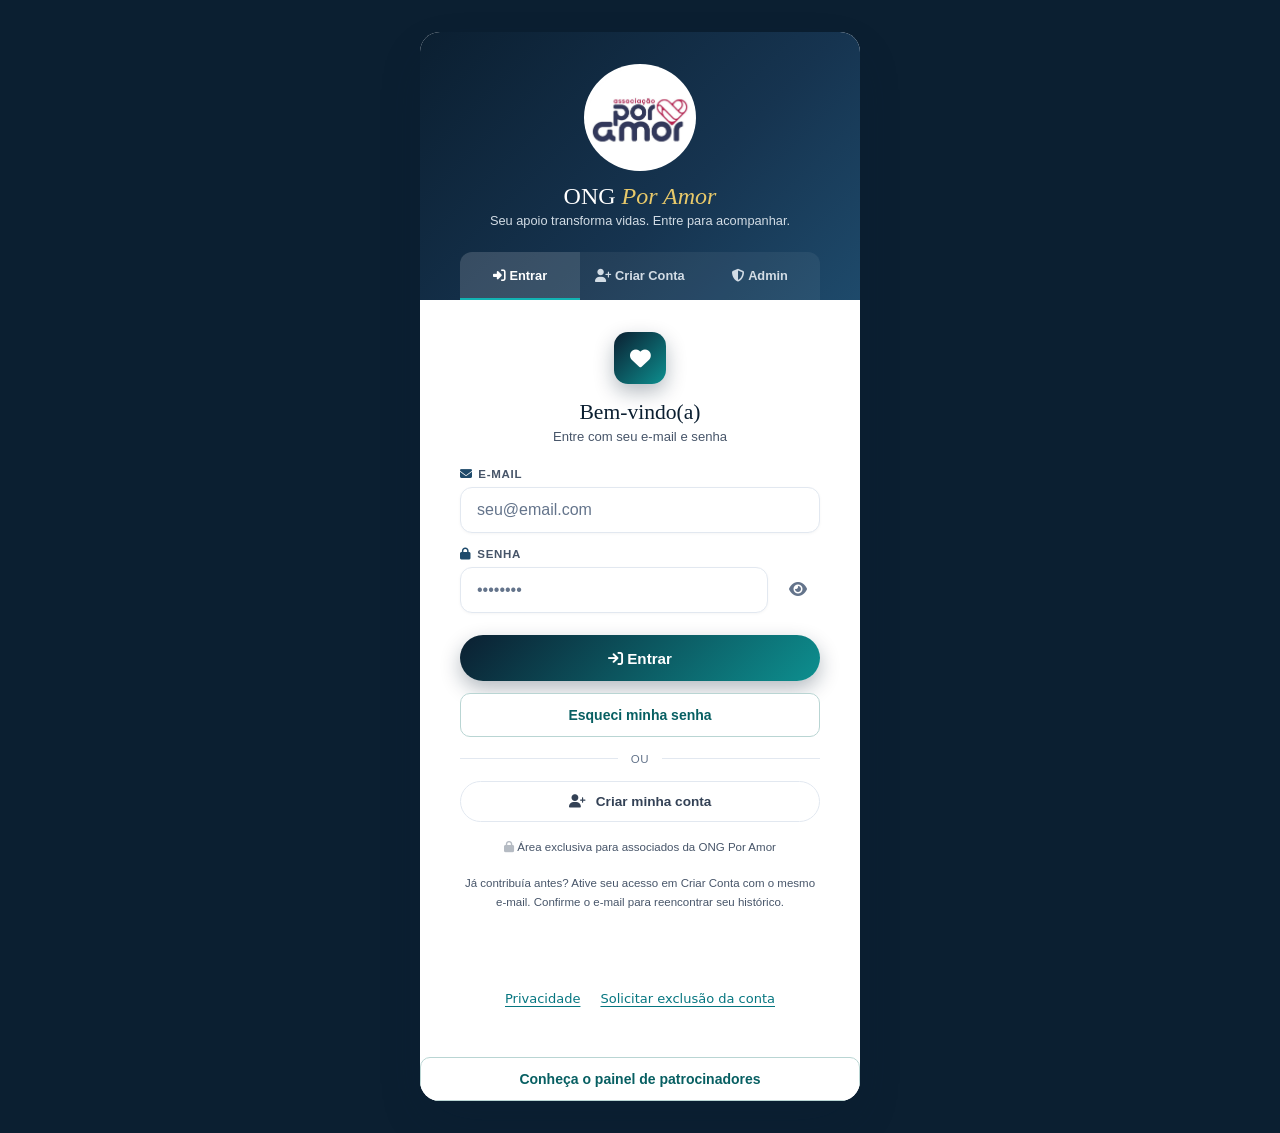
<file: index.html>
<!DOCTYPE html>
<html lang="pt-BR">
<head>
<meta charset="UTF-8">
<meta name="viewport" content="width=device-width, initial-scale=1.0">
<title>ONG Por Amor · Sistema Integrado</title>
<meta name="description" content="Faça parte da ONG Por Amor. Acompanhe suas contribuições e ajude a transformar vidas com solidariedade.">
<link rel="canonical" href="https://www.ongporamor.top/">
<meta property="og:type" content="website">
<meta property="og:locale" content="pt_BR">
<meta property="og:site_name" content="ONG Por Amor">
<meta property="og:title" content="ONG Por Amor · Juntos transformamos vidas">
<meta property="og:description" content="Acompanhe suas contribuições e faça parte dessa corrente de solidariedade.">
<meta property="og:url" content="https://www.ongporamor.top/">
<meta property="og:image" content="https://www.ongporamor.top/assets/por-amor-logo.png?v=20261017">
<meta property="og:image:secure_url" content="https://www.ongporamor.top/assets/por-amor-logo.png?v=20261017">
<meta property="og:image:type" content="image/png">
<meta property="og:image:width" content="909">
<meta property="og:image:height" content="867">
<meta property="og:image:alt" content="Logo da Associação Por Amor">
<meta name="twitter:card" content="summary_large_image">
<meta name="twitter:title" content="ONG Por Amor · Juntos transformamos vidas">
<meta name="twitter:description" content="Faça parte dessa corrente de solidariedade.">
<meta name="twitter:image" content="https://www.ongporamor.top/assets/por-amor-logo.png?v=20261017">
<link rel="icon" type="image/png" href="assets/por-amor-logo.png">
<link rel="apple-touch-icon" href="assets/por-amor-logo.png">

<link rel="stylesheet" href="vendor/fontawesome.css?v=c880eb3d25c7">
<script src="vendor/chart-4.4.1.js?v=81ffafe13c37"></script>

<script>
window.__APP_CONFIG__ = {
  SUPA_URL:    'https://unidzfxifxjruonbjspe.supabase.co',
  SUPA_KEY:    'eyJhbGciOiJIUzI1NiIsInR5cCI6IkpXVCJ9.eyJpc3MiOiJzdXBhYmFzZSIsInJlZiI6InVuaWR6ZnhpZnhqcnVvbmJqc3BlIiwicm9sZSI6ImFub24iLCJpYXQiOjE3NzI4NTc0MTEsImV4cCI6MjA4ODQzMzQxMX0.0R_FvMXHDvt34bpa5Fi9pkJcu_zGy8Av86wVaXp2F3o'
};
</script>

<style>
:root{
  --navy:#0b1f31;--navy-mid:#163450;--navy-light:#1e4a6b;
  --teal:#0d8f8f;--teal-light:#12b3b3;--teal-pale:rgba(13,143,143,0.08);
  --gold:#e8c96a;--cream:#faf8f4;
  --white:#fff;--gray-50:#f8fafc;--gray-100:#f1f5f9;
  --gray-200:#e2e8f0;--gray-300:#cbd5e1;--gray-400:#94a3b8;
  --gray-600:#475569;--gray-700:#334155;--gray-900:#0f172a;
  --success:#059669;--success-pale:rgba(5,150,105,0.1);
  --warn:#d97706;--warn-pale:rgba(217,119,6,0.1);
  --error:#dc2626;--error-pale:rgba(220,38,38,0.1);
  --r:12px;--R:20px;--shadow:0 20px 50px -12px rgba(11,31,49,.3);
  --tr:all .22s cubic-bezier(.4,0,.2,1);
}
*,*::before,*::after{margin:0;padding:0;box-sizing:border-box}
html{scroll-behavior:smooth}
body{font-family:'DM Sans',sans-serif;background:var(--navy);min-height:100vh;color:var(--gray-900)}

/* ── APP SHELL ── */
#app{display:flex;flex-direction:column;min-height:100vh}
.view{display:none;min-height:100vh}
.view.active{display:block}

/* ── NAVIGATION BAR ── */
.topbar{
  position:sticky;top:0;z-index:100;
  background:rgba(11,31,49,.95);backdrop-filter:blur(12px);
  border-bottom:1px solid rgba(255,255,255,.07);
  display:flex;align-items:center;padding:0 2rem;height:60px;gap:1rem;
}
.topbar-logo{display:flex;align-items:center;gap:.6rem;margin-right:1.5rem;text-decoration:none}
.topbar-logo .logo-heart{font-size:1.4rem;animation:hb 2.5s ease-in-out infinite}
@keyframes hb{0%,100%{transform:scale(1)}15%{transform:scale(1.12)}30%{transform:scale(1)}45%{transform:scale(1.07)}}
.topbar-logo span{font-family:'DM Serif Display',serif;font-size:1.15rem;color:#fff;font-style:italic}
.topbar-logo .logo-img{height:64px;width:auto;border-radius:6px;margin-right:4px}
.topbar-nav{display:flex;gap:.25rem;flex:1}
.nav-btn{
  background:transparent;border:none;color:rgba(255,255,255,.5);
  padding:.5rem 1rem;border-radius:var(--r);cursor:pointer;
  font-family:'DM Sans',sans-serif;font-size:.85rem;font-weight:500;
  transition:var(--tr);display:flex;align-items:center;gap:.5rem;white-space:nowrap;
}
.nav-btn:hover{background:rgba(255,255,255,.07);color:rgba(255,255,255,.8)}
.nav-btn.active{background:rgba(13,143,143,.2);color:var(--teal-light)}
.nav-btn.admin-btn{margin-left:auto;color:rgba(255,255,255,.25);font-size:.78rem}
.nav-btn.admin-btn:hover{color:rgba(255,255,255,.5)}

/* ── PAGE WRAPPER ── */
.page-wrap{max-width:1100px;margin:0 auto;padding:2rem 1.5rem}

/* ── CARD ── */
.card{background:var(--white);border-radius:var(--R);overflow:hidden;box-shadow:var(--shadow)}

/* ── CARD HEADER ── */
.card-header{
  background:linear-gradient(135deg,var(--navy) 0%,var(--navy-mid) 60%,var(--navy-light) 100%);
  padding:0;position:relative;overflow:hidden;
}
.hdr-art{position:absolute;inset:0;pointer-events:none}
.hdr-art::before{content:'';position:absolute;width:400px;height:400px;border-radius:50%;background:radial-gradient(circle,rgba(13,143,143,.2),transparent 70%);top:-150px;right:-80px}
.hdr-art::after{content:'';position:absolute;width:300px;height:300px;border-radius:50%;background:radial-gradient(circle,rgba(232,201,106,.1),transparent 70%);bottom:-80px;left:40%}
.hdr-inner{position:relative;z-index:1;padding:2.2rem 2.5rem;display:flex;align-items:flex-start;gap:1.5rem}
.hdr-icon{width:64px;height:64px;border-radius:18px;background:linear-gradient(135deg,var(--teal),var(--teal-light));display:flex;align-items:center;justify-content:center;font-size:1.8rem;box-shadow:0 12px 28px rgba(13,143,143,.5);flex-shrink:0;animation:hb 2.5s ease-in-out infinite}
.hdr-tag{font-size:.7rem;font-weight:700;color:var(--teal-light);letter-spacing:.18em;text-transform:uppercase;margin-bottom:.3rem}
.hdr-title{font-family:'DM Serif Display',serif;font-size:2.1rem;color:#fff;line-height:1.1;margin-bottom:.2rem}
.hdr-title em{font-style:italic;color:var(--gold)}
.hdr-sub{font-size:.9rem;font-weight:300;color:rgba(255,255,255,.55);margin-bottom:1.2rem}
.hdr-chips{display:flex;flex-wrap:wrap;gap:.4rem .8rem}
.chip{display:inline-flex;align-items:center;gap:.4rem;font-size:.72rem;color:rgba(255,255,255,.55);background:rgba(255,255,255,.06);border:1px solid rgba(255,255,255,.1);padding:.25rem .8rem;border-radius:100px}
.chip i{color:var(--gold);font-size:.65rem}

/* ── STEP NAV ── */
.step-nav{display:flex;border-top:1px solid rgba(255,255,255,.07)}
.sn-item{flex:1;padding:.9rem 1.2rem;display:flex;align-items:center;gap:.7rem;cursor:pointer;transition:var(--tr);border-right:1px solid rgba(255,255,255,.07);position:relative}
.sn-item:last-child{border-right:none}
.sn-item::after{content:'';position:absolute;bottom:0;left:0;right:0;height:3px;background:var(--teal);transform:scaleX(0);transition:var(--tr)}
.sn-item.active::after{transform:scaleX(1)}
.sn-item.active{background:rgba(255,255,255,.05)}
.sn-num{width:26px;height:26px;border-radius:50%;background:rgba(255,255,255,.08);display:flex;align-items:center;justify-content:center;font-size:.72rem;font-weight:700;color:rgba(255,255,255,.35);transition:var(--tr);flex-shrink:0}
.sn-item.active .sn-num,.sn-item.done .sn-num{background:var(--teal);color:#fff}
.sn-lbl{font-size:.75rem;font-weight:500;color:rgba(255,255,255,.35);transition:var(--tr);line-height:1.2}
.sn-sub{font-size:.65rem;font-weight:400;color:rgba(255,255,255,.2);display:block}
.sn-item.active .sn-lbl,.sn-item.done .sn-lbl{color:rgba(255,255,255,.8)}

/* ── CARD BODY ── */
.card-body{padding:2.5rem;background:var(--gray-50)}
.form-page{display:none;animation:pgIn .35s ease both}
.form-page.active{display:block}
@keyframes pgIn{from{opacity:0;transform:translateX(18px)}to{opacity:1;transform:translateX(0)}}

/* ── PAGE HEADER ── */
.pg-hdr{display:flex;align-items:center;gap:1rem;margin-bottom:2rem}
.pg-icon{width:46px;height:46px;border-radius:13px;background:linear-gradient(135deg,var(--navy-light),var(--teal));display:flex;align-items:center;justify-content:center;color:#fff;font-size:1.1rem;box-shadow:0 8px 18px rgba(13,143,143,.28);flex-shrink:0}
.pg-title{font-family:'DM Serif Display',serif;font-size:1.6rem;color:var(--navy);line-height:1}
.pg-desc{font-size:.82rem;color:var(--gray-600);margin-top:.2rem}

/* ── FORM GRID ── */
.fg{display:grid;gap:1.3rem 1.8rem}
.g1{grid-template-columns:1fr}
.g2{grid-template-columns:repeat(2,1fr)}
.g3{grid-template-columns:repeat(3,1fr)}
.g4{grid-template-columns:repeat(4,1fr)}
.s2{grid-column:span 2}.s3{grid-column:span 3}.s4{grid-column:span 4}
.field{display:flex;flex-direction:column;gap:.45rem;position:relative}
.fl{font-size:.72rem;font-weight:700;text-transform:uppercase;letter-spacing:.06em;color:var(--gray-600);display:flex;align-items:center;gap:.35rem}
.fl i{color:var(--navy-light);font-size:.75rem}
.req{color:var(--error);font-size:.9rem}
.fi{background:var(--white);border:1.5px solid var(--gray-200);border-radius:var(--r);padding:.75rem 1rem;font-size:.92rem;font-family:'DM Sans',sans-serif;color:var(--gray-900);outline:none;transition:var(--tr);box-shadow:0 1px 3px rgba(0,0,0,.04)}
.fi::placeholder{color:var(--gray-400)}
.fi:focus{border-color:var(--teal);box-shadow:0 0 0 4px rgba(13,143,143,.1)}
select.fi{cursor:pointer}
.ferr{font-size:.75rem;color:var(--error);display:none;align-items:center;gap:.3rem;margin-top:-.2rem}
.field.err .fi{border-color:var(--error)}
.field.err .ferr{display:flex}
.field.ok .fi{border-color:rgba(5,150,105,.4)}

/* ── CEP ROW ── */
.cep-row{display:flex;gap:.5rem}
.cep-row .fi{flex:1}
.btn-cep{background:linear-gradient(135deg,var(--teal),var(--navy-light));border:none;color:#fff;padding:.75rem 1.2rem;border-radius:var(--r);font-family:'DM Sans',sans-serif;font-size:.82rem;font-weight:600;cursor:pointer;white-space:nowrap;transition:var(--tr);display:flex;align-items:center;gap:.4rem;box-shadow:0 4px 12px rgba(13,143,143,.3)}
.btn-cep:hover{transform:translateY(-1px);box-shadow:0 8px 20px rgba(13,143,143,.4)}
.btn-cep.ld i{animation:spin .8s linear infinite}
@keyframes spin{to{transform:rotate(360deg)}}

/* ── SECTION SEP ── */
.sep{display:flex;align-items:center;gap:.8rem;margin:2rem 0 1.3rem}
.sep-line{flex:1;height:1px;background:var(--gray-200)}
.sep-lbl{font-size:.7rem;font-weight:700;text-transform:uppercase;letter-spacing:.1em;color:var(--gray-400);white-space:nowrap}

/* ── RADIO CARDS ── */
.rc-wrap{display:flex;flex-wrap:wrap;gap:.8rem;margin-top:.3rem}
.rc{position:relative}
.rc input[type=radio]{position:absolute;opacity:0;width:0;height:0}
.rc-lbl{display:flex;align-items:center;gap:.7rem;padding:.65rem 1.2rem;background:var(--white);border:1.5px solid var(--gray-200);border-radius:100px;cursor:pointer;font-size:.88rem;font-weight:500;color:var(--gray-700);transition:var(--tr);user-select:none;box-shadow:0 1px 3px rgba(0,0,0,.04)}
.rc-lbl i{font-size:.85rem;color:var(--gray-400)}
.rc input:checked+.rc-lbl{border-color:var(--teal);background:rgba(13,143,143,.07);color:var(--navy);box-shadow:0 0 0 3px rgba(13,143,143,.12)}
.rc input:checked+.rc-lbl i{color:var(--teal)}

/* ── AMOUNT BOX ── */
.amount-box{background:var(--white);border:1.5px solid var(--gray-200);border-radius:var(--r);padding:1.2rem 1.5rem;display:flex;align-items:center;gap:1.5rem;flex-wrap:wrap}
.amount-lbl{font-size:.82rem;font-weight:500;color:var(--gray-700);display:flex;align-items:center;gap:.4rem}
.amount-lbl i{color:var(--teal)}
.ai-wrap{display:flex;align-items:center;background:var(--gray-50);border:1.5px solid var(--gray-200);border-radius:var(--r);padding:0 .8rem;transition:var(--tr)}
.ai-wrap:focus-within{border-color:var(--teal);box-shadow:0 0 0 4px rgba(13,143,143,.1)}
.ai-cur{font-weight:700;color:var(--navy-light);font-size:.95rem}
.ai-input{border:none;background:transparent;outline:none;font-family:'DM Serif Display',serif;font-size:1.5rem;color:var(--navy);width:110px;padding:.55rem .4rem}
.ai-per{font-size:.82rem;color:var(--gray-600)}
.amount-hint{font-size:.72rem;color:var(--gray-400);padding:.2rem .7rem;background:var(--gray-50);border-radius:100px}
.amount-hint strong{color:var(--teal)}

/* ── TOGGLES ── */
.toggle-row{display:flex;align-items:center;justify-content:space-between;padding:1.1rem 1.3rem;background:var(--white);border:1.5px solid var(--gray-200);border-radius:var(--r);margin-bottom:.8rem;transition:var(--tr)}
.toggle-row:hover{border-color:var(--gray-300)}
.ti{flex:1;padding-right:1.5rem}
.ti-title{font-size:.92rem;font-weight:600;color:var(--navy)}
.ti-desc{font-size:.78rem;color:var(--gray-600);margin-top:.15rem;line-height:1.5}
.tsw{position:relative;flex-shrink:0}
.tsw input{opacity:0;position:absolute;width:0;height:0}
.trk{display:block;width:48px;height:26px;background:var(--gray-200);border-radius:100px;cursor:pointer;transition:var(--tr);position:relative}
.trk::after{content:'';position:absolute;top:3px;left:3px;width:20px;height:20px;background:#fff;border-radius:50%;transition:var(--tr);box-shadow:0 2px 5px rgba(0,0,0,.2)}
.tsw input:checked+.trk{background:var(--teal)}
.tsw input:checked+.trk::after{transform:translateX(22px)}

/* ── DECLARATION ── */
.decl{background:var(--white);border:1.5px solid var(--gray-200);border-radius:var(--r);padding:1.5rem;border-left:5px solid var(--teal);position:relative;overflow:hidden;margin-bottom:1.5rem}
.decl::before{content:'"';font-family:'DM Serif Display',serif;font-size:7rem;line-height:1;color:rgba(13,143,143,.07);position:absolute;top:-10px;left:8px;pointer-events:none}
.decl p{font-size:.92rem;line-height:1.8;color:var(--gray-700);position:relative;z-index:1}
.decl strong{color:var(--navy)}

/* ── SIGNATURE SECTION ── */
.sig-options{display:flex;gap:1rem;margin-bottom:1.5rem;flex-wrap:wrap}
.sig-opt{flex:1;min-width:200px;padding:1rem 1.3rem;background:var(--white);border:1.5px solid var(--gray-200);border-radius:var(--r);cursor:pointer;transition:var(--tr);display:flex;align-items:center;gap:.8rem}
.sig-opt:hover{border-color:var(--teal)}
.sig-opt.selected{border-color:var(--teal);background:rgba(13,143,143,.06);box-shadow:0 0 0 3px rgba(13,143,143,.12)}
.sig-opt i{font-size:1.3rem;color:var(--gray-400)}
.sig-opt.selected i{color:var(--teal)}
.sig-opt-title{font-size:.88rem;font-weight:600;color:var(--navy)}
.sig-opt-desc{font-size:.75rem;color:var(--gray-600)}
.sig-panel{display:none;animation:pgIn .3s ease both}
.sig-panel.active{display:block}
#canvas-wrap{position:relative;border:1.5px solid var(--gray-200);border-radius:var(--r);overflow:hidden;background:#fff;cursor:crosshair}
canvas#sig-canvas{display:block;touch-action:none;width:100%;height:180px}
.sig-canvas-actions{display:flex;gap:.6rem;margin-top:.5rem}
.btn-sig-clear{background:var(--gray-100);border:1px solid var(--gray-200);color:var(--gray-700);padding:.5rem 1rem;border-radius:var(--r);font-family:'DM Sans',sans-serif;font-size:.82rem;font-weight:600;cursor:pointer;display:flex;align-items:center;gap:.4rem;transition:var(--tr)}
.btn-sig-clear:hover{background:var(--gray-200)}
.govbr-box{background:rgba(0,89,179,.05);border:1.5px solid rgba(0,89,179,.2);border-radius:var(--r);padding:1.5rem;text-align:center}
.govbr-logo{font-size:1.1rem;font-weight:800;color:#1351b4;letter-spacing:.02em;margin-bottom:.5rem}
.govbr-logo span{font-size:.75rem;font-weight:400;display:block;color:#555;margin-top:.1rem}
.btn-govbr{background:#1351b4;border:none;color:#fff;padding:.8rem 2rem;border-radius:var(--r);font-family:'DM Sans',sans-serif;font-size:.9rem;font-weight:700;cursor:pointer;transition:var(--tr);display:inline-flex;align-items:center;gap:.5rem;margin-top:.8rem;box-shadow:0 4px 14px rgba(19,81,180,.3)}
.btn-govbr:hover{background:#0d47a1;transform:translateY(-1px)}

/* ── SUMMARY ── */
.sum-card{background:var(--white);border-radius:var(--r);border:1.5px solid var(--gray-200);overflow:hidden;margin-bottom:1.2rem}
.sum-hdr{background:var(--navy);padding:.9rem 1.3rem;display:flex;align-items:center;gap:.7rem}
.sum-hdr-title{font-size:.82rem;font-weight:600;color:#fff}
.sum-hdr i{color:var(--gold)}
.sum-body{padding:1.2rem 1.3rem}
.sum-row{display:flex;justify-content:space-between;align-items:flex-start;padding:.5rem 0;border-bottom:1px dashed var(--gray-200);gap:1rem}
.sum-row:last-child{border-bottom:none}
.sum-k{font-size:.8rem;color:var(--gray-600);font-weight:500;min-width:130px}
.sum-v{font-size:.88rem;font-weight:600;color:var(--navy);text-align:right}
.sum-v.empty{color:var(--gray-400);font-weight:400;font-style:italic}

/* ── SIG GRID ── */
.sig-grid{display:grid;grid-template-columns:repeat(3,1fr);gap:2rem;margin-top:1.8rem}
.sig-block .sig-lbl{font-size:.72rem;font-weight:700;text-transform:uppercase;letter-spacing:.06em;color:var(--gray-600);margin-bottom:.7rem;display:flex;align-items:center;gap:.35rem}
.sig-line{border-bottom:2px solid var(--navy);padding-bottom:2rem}
.sig-hint{font-size:.75rem;color:var(--gray-400);margin-top:.35rem}

/* ── NAV BUTTONS ── */
.nav-btns{display:flex;justify-content:space-between;align-items:center;margin-top:2.5rem;padding-top:1.8rem;border-top:1px solid var(--gray-200);gap:1rem}
.btn-back{background:transparent;border:1.5px solid var(--gray-300);color:var(--gray-700);padding:.78rem 1.6rem;border-radius:100px;font-family:'DM Sans',sans-serif;font-size:.88rem;font-weight:600;cursor:pointer;transition:var(--tr);display:flex;align-items:center;gap:.5rem}
.btn-back:hover{border-color:var(--gray-600);background:var(--gray-100)}
.btn-next{background:linear-gradient(135deg,var(--teal) 0%,var(--navy-light) 100%);border:none;color:#fff;padding:.78rem 2rem;border-radius:100px;font-family:'DM Sans',sans-serif;font-size:.88rem;font-weight:700;cursor:pointer;transition:var(--tr);display:flex;align-items:center;gap:.5rem;box-shadow:0 8px 20px rgba(13,143,143,.3);margin-left:auto}
.btn-next:hover{transform:translateY(-2px);box-shadow:0 12px 28px rgba(13,143,143,.4)}
.btn-submit-final{background:linear-gradient(135deg,var(--navy) 0%,var(--navy-light) 50%,var(--teal) 100%);border:none;color:#fff;padding:.9rem 2.2rem;border-radius:100px;font-family:'DM Sans',sans-serif;font-size:.92rem;font-weight:700;cursor:pointer;transition:var(--tr);display:flex;align-items:center;gap:.7rem;box-shadow:0 12px 28px rgba(11,31,49,.4);margin-left:auto}
.btn-submit-final:hover{transform:translateY(-2px);box-shadow:0 18px 36px rgba(11,31,49,.5)}

/* ── CARD FOOTER ── */
.card-footer{padding:1.2rem 2.5rem;background:var(--white);border-top:1px solid var(--gray-200);display:flex;justify-content:space-between;align-items:center;flex-wrap:wrap;gap:.5rem}
.cf-l,.cf-r{font-size:.78rem;color:var(--gray-400);display:flex;align-items:center;gap:.4rem}

/* ── SUCCESS ── */
.success-screen{display:none;text-align:center;padding:4rem 2rem;animation:pgIn .5s ease both}
.success-screen.active{display:block}
.suc-icon{width:90px;height:90px;background:linear-gradient(135deg,var(--teal),var(--navy-light));border-radius:50%;display:flex;align-items:center;justify-content:center;font-size:2.2rem;color:#fff;margin:0 auto 1.8rem;box-shadow:0 20px 40px rgba(13,143,143,.4);animation:popIn .5s cubic-bezier(.175,.885,.32,1.275) both .2s}
@keyframes popIn{from{transform:scale(0);opacity:0}to{transform:scale(1);opacity:1}}
.suc-title{font-family:'DM Serif Display',serif;font-size:2.2rem;color:var(--navy);margin-bottom:.8rem}
.suc-desc{font-size:.95rem;color:var(--gray-600);max-width:460px;margin:0 auto 1.8rem;line-height:1.7}
.pix-box{background:var(--gray-50);border:1.5px solid var(--gray-200);border-radius:var(--r);padding:1.3rem 1.8rem;max-width:480px;margin:0 auto;text-align:left}
.pix-title{font-size:.7rem;font-weight:700;text-transform:uppercase;letter-spacing:.08em;color:var(--teal);margin-bottom:.7rem}
.pix-key{font-family:'DM Serif Display',serif;font-size:1.4rem;color:var(--navy);background:#fff;border:1.5px solid var(--gray-200);padding:.7rem 1.1rem;border-radius:var(--r);display:flex;align-items:center;justify-content:space-between;gap:.8rem;margin-bottom:.5rem;flex-wrap:wrap}
.btn-copy{background:var(--teal);border:none;color:#fff;padding:.35rem .9rem;border-radius:100px;font-size:.76rem;font-weight:600;cursor:pointer;font-family:'DM Sans',sans-serif;transition:var(--tr)}
.btn-copy:hover{background:var(--navy-light)}

/* ── TOAST ── */
.toast{position:fixed;bottom:1.8rem;left:50%;transform:translateX(-50%) translateY(120px);background:var(--navy);color:#fff;padding:.7rem 1.4rem;border-radius:100px;font-size:.88rem;font-weight:500;box-shadow:0 10px 30px rgba(0,0,0,.3);z-index:9999;display:flex;align-items:center;gap:.5rem;transition:transform .3s cubic-bezier(.175,.885,.32,1.275);white-space:nowrap}
.toast.show{transform:translateX(-50%) translateY(0)}
.toast i{color:var(--teal-light)}
.toast.err i{color:#f87171}

/* ── EYE TOGGLE (senha visível) ── */
.pw-wrap{display:flex;align-items:center;gap:.5rem}
.pw-wrap .fi{flex:1}
.btn-eye{background:none;border:none;cursor:pointer;color:var(--gray-400);font-size:1rem;line-height:1;padding:.3rem .4rem;transition:color .15s;flex-shrink:0}
.btn-eye:hover{color:var(--navy-light)}

/* ── SELEÇÃO TIPO (Associado / Doador) ── */
.tipo-select-overlay{
  position:fixed;inset:0;background:rgba(11,31,49,.92);
  display:none;align-items:center;justify-content:center;
  z-index:500;padding:1.5rem;backdrop-filter:blur(6px);
}
.tipo-select-overlay.active{display:flex}
.tipo-card{
  background:var(--white);border-radius:var(--R);
  padding:0;max-width:520px;width:100%;overflow:hidden;
  box-shadow:var(--shadow);animation:pgIn .3s ease both;
}
.tipo-card-top{
  background:linear-gradient(135deg,var(--navy),var(--navy-mid),var(--navy-light));
  padding:2rem 2.5rem;text-align:center;position:relative;overflow:hidden;
}
.tipo-card-top::before{content:'';position:absolute;width:300px;height:300px;border-radius:50%;background:radial-gradient(circle,rgba(13,143,143,.25),transparent 70%);top:-100px;right:-80px}
.tipo-card-top-title{font-family:'DM Serif Display',serif;font-size:1.6rem;color:#fff;margin-bottom:.3rem}
.tipo-card-top-sub{font-size:.82rem;color:rgba(255,255,255,.5)}
.tipo-options{display:grid;grid-template-columns:1fr 1fr;gap:1.2rem;padding:2rem 2rem 1.5rem}
.tipo-opt{
  border:2px solid var(--gray-200);border-radius:var(--R);padding:1.6rem 1.2rem;
  text-align:center;cursor:pointer;transition:var(--tr);background:var(--white);
}
.tipo-opt:hover{border-color:var(--teal);transform:translateY(-2px);box-shadow:0 8px 24px rgba(13,143,143,.15)}
.tipo-opt.selected{border-color:var(--teal);background:rgba(13,143,143,.06);box-shadow:0 0 0 4px rgba(13,143,143,.12)}
.tipo-opt-icon{font-size:2.5rem;margin-bottom:.8rem;display:block}
.tipo-opt-title{font-family:'DM Serif Display',serif;font-size:1.2rem;color:var(--navy);margin-bottom:.4rem}
.tipo-opt-desc{font-size:.78rem;color:var(--gray-600);line-height:1.5}
.tipo-footer{padding:0 2rem 2rem;display:flex;gap:.8rem;justify-content:center}

/* ── FICHA DOADOR ── */
.donor-form-overlay{
  position:fixed;inset:0;background:rgba(11,31,49,.92);
  display:none;align-items:center;justify-content:center;
  z-index:500;padding:1.5rem;backdrop-filter:blur(6px);overflow-y:auto;
}
.donor-form-overlay.active{display:flex}
.donor-form-card{
  background:var(--white);border-radius:var(--R);
  max-width:500px;width:100%;overflow:hidden;
  box-shadow:var(--shadow);animation:pgIn .3s ease both;
}
.donor-form-hdr{
  background:linear-gradient(135deg,var(--navy),var(--navy-mid));
  padding:1.5rem 2rem;color:#fff;
}
.donor-form-hdr-title{font-family:'DM Serif Display',serif;font-size:1.4rem;margin-bottom:.2rem}
.donor-form-hdr-sub{font-size:.82rem;color:rgba(255,255,255,.5)}
.donor-form-body{padding:2rem}

/* ── ÁREA DO DOADOR ── */
#view-doador{display:none;min-height:100vh}
#view-doador.active{display:block}

/* ── SIG REQUIRED BANNER ── */
.sig-required-banner{
  display:none;background:var(--error-pale);border:1.5px solid rgba(220,38,38,.25);
  border-radius:var(--r);padding:.9rem 1.2rem;margin-bottom:1rem;
  font-size:.85rem;color:var(--error);font-weight:600;
  align-items:center;gap:.6rem;
}
.sig-required-banner.show{display:flex}

/* ═══════════════════════════════════════
   LOGIN UNIFICADO (Abas: Entrar / Cadastrar / Admin)
═══════════════════════════════════════ */
#view-admin-login{
  background:var(--navy);
  min-height:100vh;
  display:none;
  align-items:center;
  justify-content:center;
  padding:2rem;
  position:relative;
  overflow:hidden;
}
#view-admin-login.active{display:flex;}
.login-card{background:var(--white);border-radius:var(--R);padding:0;width:100%;max-width:440px;box-shadow:var(--shadow);text-align:center;overflow:hidden;position:relative;z-index:1}
.login-card-top{background:linear-gradient(135deg,var(--navy) 0%,var(--navy-mid) 60%,var(--navy-light) 100%);padding:2rem 2.5rem 0;text-align:center}
.login-logo-img{height:72px;width:auto;border-radius:10px;margin-bottom:.8rem}
.login-card-top-title{font-family:'DM Serif Display',serif;font-size:1.5rem;color:#fff;margin-bottom:.2rem}
.login-card-top-sub{font-size:.8rem;color:rgba(255,255,255,.5);margin-bottom:1.5rem}

/* Tab switcher */
.login-tabs{display:flex;background:rgba(255,255,255,.06);border-radius:var(--r) var(--r) 0 0;overflow:hidden;margin:0 -0px}
.login-tab{flex:1;padding:.75rem .5rem;font-family:'DM Sans',sans-serif;font-size:.8rem;font-weight:600;color:rgba(255,255,255,.4);border:none;background:transparent;cursor:pointer;transition:var(--tr);border-bottom:2px solid transparent}
.login-tab.active{color:#fff;background:rgba(255,255,255,.1);border-bottom-color:var(--teal-light)}
.login-tab:hover:not(.active){color:rgba(255,255,255,.7);background:rgba(255,255,255,.05)}

/* Card body */
.login-body{padding:2rem 2.5rem 2.5rem}
.login-panel{display:none}
.login-panel.active{display:block;animation:pgIn .25s ease both}
.login-icon{width:52px;height:52px;background:linear-gradient(135deg,var(--navy),var(--teal));border-radius:14px;display:flex;align-items:center;justify-content:center;font-size:1.3rem;color:#fff;margin:0 auto 1rem;box-shadow:0 8px 20px rgba(11,31,49,.3)}
.login-title{font-family:'DM Serif Display',serif;font-size:1.35rem;color:var(--navy);margin-bottom:.25rem}
.login-sub{font-size:.82rem;color:var(--gray-600);margin-bottom:1.5rem}
.login-field{text-align:left;margin-bottom:.9rem}
.login-err{background:var(--error-pale);border:1px solid rgba(220,38,38,.2);border-radius:var(--r);padding:.75rem 1rem;font-size:.82rem;color:var(--error);display:none;align-items:center;gap:.5rem;margin-bottom:.9rem}
.login-err.show{display:flex}
.login-ok{background:var(--success-pale);border:1px solid rgba(5,150,105,.2);border-radius:var(--r);padding:.75rem 1rem;font-size:.82rem;color:var(--success);display:none;align-items:center;gap:.5rem;margin-bottom:.9rem}
.login-ok.show{display:flex}
.btn-login{width:100%;background:linear-gradient(135deg,var(--navy),var(--teal));border:none;color:#fff;padding:.9rem;border-radius:100px;font-family:'DM Sans',sans-serif;font-size:.95rem;font-weight:700;cursor:pointer;transition:var(--tr);box-shadow:0 8px 20px rgba(11,31,49,.3);margin-top:.5rem}
.btn-login:hover{transform:translateY(-2px);box-shadow:0 12px 28px rgba(11,31,49,.4)}
.btn-login:disabled{opacity:.6;cursor:not-allowed;transform:none}
.login-hint{font-size:.72rem;color:var(--gray-400);margin-top:1rem;line-height:1.5}
.login-divider{display:flex;align-items:center;gap:.8rem;margin:1rem 0;font-size:.72rem;color:var(--gray-400);text-transform:uppercase;letter-spacing:.06em}
.login-divider::before,.login-divider::after{content:'';flex:1;height:1px;background:var(--gray-200)}

/* ═══════════════════════════════════════
   ÁREA DO ASSOCIADO
═══════════════════════════════════════ */
#view-associado{background:var(--gray-50);min-height:100vh}
.assoc-topbar{background:var(--navy);padding:0 2rem;height:56px;display:flex;align-items:center;gap:1rem;border-bottom:1px solid rgba(255,255,255,.07)}
.assoc-brand{font-family:'DM Serif Display',serif;font-style:italic;color:#fff;font-size:1.05rem;display:flex;align-items:center;gap:.5rem}
.assoc-brand img{height:28px;width:auto;border-radius:4px}
.assoc-badge{font-size:.68rem;font-weight:700;background:rgba(232,201,106,.2);color:var(--gold);padding:.15rem .6rem;border-radius:100px;text-transform:uppercase;letter-spacing:.08em}
.assoc-tabs{display:flex;gap:.2rem;margin-left:1rem}
.assoc-tab{background:transparent;border:none;color:rgba(255,255,255,.4);padding:.4rem .9rem;border-radius:var(--r);cursor:pointer;font-family:'DM Sans',sans-serif;font-size:.8rem;font-weight:500;transition:var(--tr)}
.assoc-tab:hover{color:rgba(255,255,255,.7);background:rgba(255,255,255,.05)}
.assoc-tab.active{background:rgba(232,201,106,.15);color:var(--gold)}
.assoc-spacer{flex:1}
.assoc-content{max-width:1100px;margin:0 auto;padding:2rem 1.5rem;display:grid;gap:1.5rem}
.assoc-panel{display:none;min-height:60vh}
.assoc-panel.active{display:block;animation:fadeIn .2s ease both}
@keyframes fadeIn{from{opacity:0}to{opacity:1}}

/* Boas-vindas */
.assoc-welcome{background:linear-gradient(135deg,var(--navy) 0%,var(--navy-mid) 60%,var(--navy-light) 100%);border-radius:var(--R);padding:2rem 2.5rem;color:#fff;display:flex;align-items:center;gap:2rem;margin-bottom:1.5rem;position:relative;overflow:hidden}
.assoc-welcome::after{content:'❤️';position:absolute;right:2rem;top:50%;transform:translateY(-50%);font-size:5rem;opacity:.08}
.assoc-welcome-avatar{width:56px;height:56px;border-radius:50%;background:linear-gradient(135deg,var(--teal),var(--gold));display:flex;align-items:center;justify-content:center;font-size:1.4rem;font-weight:700;color:#fff;flex-shrink:0;box-shadow:0 8px 20px rgba(0,0,0,.2)}
.assoc-welcome-name{font-family:'DM Serif Display',serif;font-size:1.5rem;line-height:1.1}
.assoc-welcome-sub{font-size:.83rem;color:rgba(255,255,255,.55);margin-top:.25rem}

/* Cards de info */
.assoc-cards{display:grid;grid-template-columns:repeat(auto-fit,minmax(220px,1fr));gap:1rem;margin-bottom:1.5rem}
.assoc-card{background:var(--white);border-radius:var(--R);padding:1.5rem;box-shadow:0 2px 8px rgba(0,0,0,.06);border:1px solid var(--gray-100)}
.assoc-card-icon{width:40px;height:40px;border-radius:12px;display:flex;align-items:center;justify-content:center;font-size:1rem;margin-bottom:.8rem}
.assoc-card-icon.teal{background:var(--teal-pale);color:var(--teal)}
.assoc-card-icon.gold{background:rgba(232,201,106,.12);color:var(--warn)}
.assoc-card-icon.green{background:var(--success-pale);color:var(--success)}
.assoc-card-icon.red{background:var(--error-pale);color:var(--error)}
.assoc-card-label{font-size:.72rem;font-weight:700;text-transform:uppercase;letter-spacing:.06em;color:var(--gray-400);margin-bottom:.3rem}
.assoc-card-value{font-family:'DM Serif Display',serif;font-size:1.6rem;color:var(--navy);line-height:1}
.assoc-card-sub{font-size:.78rem;color:var(--gray-600);margin-top:.3rem}

/* Seção ficha resumo */
.assoc-section{background:var(--white);border-radius:var(--R);border:1px solid var(--gray-100);overflow:hidden;box-shadow:0 2px 8px rgba(0,0,0,.06)}
.assoc-section-hdr{background:var(--gray-50);padding:1rem 1.5rem;border-bottom:1px solid var(--gray-100);display:flex;align-items:center;justify-content:space-between;gap:1rem}
.assoc-section-title{font-size:.9rem;font-weight:700;color:var(--navy);display:flex;align-items:center;gap:.5rem}
.assoc-section-body{padding:1.5rem}
.assoc-row{display:flex;gap:.5rem;padding:.55rem 0;border-bottom:1px solid var(--gray-50);align-items:flex-start}
.assoc-row:last-child{border-bottom:none}
.assoc-key{font-size:.78rem;font-weight:700;text-transform:uppercase;letter-spacing:.04em;color:var(--gray-400);min-width:140px;padding-top:.05rem}
.assoc-val{font-size:.88rem;color:var(--navy);font-weight:500}

/* Pagamentos do associado */
.pay-list{display:flex;flex-direction:column;gap:.7rem}
.pay-item{display:flex;align-items:center;gap:1rem;padding:1rem 1.2rem;border-radius:var(--r);border:1.5px solid var(--gray-200);background:var(--white);transition:var(--tr)}
.pay-item.pago{border-color:rgba(5,150,105,.2);background:rgba(5,150,105,.03)}
.pay-item.pendente{border-color:rgba(217,119,6,.25);background:rgba(217,119,6,.03)}
.pay-item.vencido{border-color:rgba(220,38,38,.2);background:rgba(220,38,38,.03)}
.pay-item-icon{width:36px;height:36px;border-radius:10px;display:flex;align-items:center;justify-content:center;font-size:.95rem;flex-shrink:0}
.pay-item.pago .pay-item-icon{background:var(--success-pale);color:var(--success)}
.pay-item.pendente .pay-item-icon{background:var(--warn-pale);color:var(--warn)}
.pay-item.vencido .pay-item-icon{background:var(--error-pale);color:var(--error)}
.pay-item-mes{font-weight:700;color:var(--navy);font-size:.9rem}
.pay-item-info{font-size:.78rem;color:var(--gray-600)}
.pay-item-val{margin-left:auto;font-weight:700;font-size:.95rem}
.pay-item.pago .pay-item-val{color:var(--success)}
.pay-item.pendente .pay-item-val{color:var(--warn)}
.pay-item.vencido .pay-item-val{color:var(--error)}
.pay-item-badge{font-size:.68rem;font-weight:700;padding:.15rem .6rem;border-radius:100px;text-transform:uppercase;letter-spacing:.05em;margin-left:.5rem}
.pay-badge-pago{background:var(--success-pale);color:var(--success)}
.pay-badge-pend{background:var(--warn-pale);color:var(--warn)}
.pay-badge-venc{background:var(--error-pale);color:var(--error)}

/* Botão MP no painel do associado */
.btn-mp-pagar{display:inline-flex;align-items:center;gap:.6rem;background:linear-gradient(135deg,#009ee3,#0070b4);color:#fff;border:none;padding:.7rem 1.4rem;border-radius:100px;font-family:'DM Sans',sans-serif;font-size:.85rem;font-weight:700;cursor:pointer;box-shadow:0 6px 18px rgba(0,158,226,.3);transition:var(--tr)}
.btn-mp-pagar:hover{transform:translateY(-2px);box-shadow:0 10px 24px rgba(0,158,226,.4)}

.assoc-no-ficha{text-align:center;padding:3rem 2rem;color:var(--gray-400)}
.assoc-no-ficha i{font-size:3rem;margin-bottom:1rem;display:block;color:var(--gray-300)}
.assoc-no-ficha p{font-size:.9rem;margin-bottom:1.5rem;line-height:1.6}

/* ═══════════════════════════════════════
   ADMIN PANEL
═══════════════════════════════════════ */
#view-admin{background:var(--gray-50);min-height:100vh}
.admin-topbar{background:var(--navy);padding:0 2rem;height:56px;display:flex;align-items:center;gap:1.2rem;border-bottom:1px solid rgba(255,255,255,.07)}
.admin-brand{font-family:'DM Serif Display',serif;font-style:italic;color:#fff;font-size:1.1rem;display:flex;align-items:center;gap:.5rem}
.admin-brand .logo-img{height:28px;width:auto;border-radius:4px}
.admin-badge{font-size:.68rem;font-weight:700;background:rgba(13,143,143,.3);color:var(--teal-light);padding:.15rem .6rem;border-radius:100px;text-transform:uppercase;letter-spacing:.08em}
.admin-tabs{display:flex;gap:.2rem;margin-left:1.5rem}
.atab{background:transparent;border:none;color:rgba(255,255,255,.4);padding:.4rem .9rem;border-radius:var(--r);cursor:pointer;font-family:'DM Sans',sans-serif;font-size:.8rem;font-weight:500;transition:var(--tr)}
.atab:hover{color:rgba(255,255,255,.7);background:rgba(255,255,255,.05)}
.atab.active{background:rgba(13,143,143,.2);color:var(--teal-light)}
.atab-spacer{flex:1}
.btn-logout{background:transparent;border:1px solid rgba(255,255,255,.15);color:rgba(255,255,255,.4);padding:.35rem .9rem;border-radius:100px;font-family:'DM Sans',sans-serif;font-size:.75rem;cursor:pointer;transition:var(--tr)}
.btn-logout:hover{color:rgba(255,255,255,.7);border-color:rgba(255,255,255,.3)}
.admin-content{padding:1.8rem 2rem;max-width:1300px;margin:0 auto}
.admin-view{display:none;min-height:60vh}
.admin-view.active{display:block;animation:fadeIn .2s ease both}

/* Filters */
.filters-bar{background:var(--white);border:1px solid var(--gray-200);border-radius:var(--R);padding:1.2rem 1.5rem;margin-bottom:1.5rem;display:flex;flex-wrap:wrap;gap:1rem;align-items:flex-end}
.filter-group{display:flex;flex-direction:column;gap:.35rem;min-width:140px}
.filter-label{font-size:.7rem;font-weight:700;text-transform:uppercase;letter-spacing:.06em;color:var(--gray-600)}
.filter-input{background:var(--gray-50);border:1.5px solid var(--gray-200);border-radius:var(--r);padding:.55rem .9rem;font-size:.85rem;font-family:'DM Sans',sans-serif;outline:none;transition:var(--tr)}
.filter-input:focus{border-color:var(--teal);box-shadow:0 0 0 3px rgba(13,143,143,.1)}
.btn-filter-clear{background:transparent;border:1.5px solid var(--gray-200);color:var(--gray-600);padding:.55rem 1rem;border-radius:var(--r);font-family:'DM Sans',sans-serif;font-size:.82rem;font-weight:600;cursor:pointer;transition:var(--tr);display:flex;align-items:center;gap:.4rem;align-self:flex-end}
.btn-filter-clear:hover{border-color:var(--gray-400);background:var(--gray-100)}

/* Table */
.table-wrap{background:var(--white);border:1px solid var(--gray-200);border-radius:var(--R);overflow:hidden}
.table-header{padding:1rem 1.5rem;border-bottom:1px solid var(--gray-200);display:flex;align-items:center;justify-content:space-between;gap:1rem;flex-wrap:wrap}
.table-title{font-size:.9rem;font-weight:700;color:var(--navy);display:flex;align-items:center;gap:.5rem}
.badge{display:inline-flex;align-items:center;padding:.2rem .7rem;border-radius:100px;font-size:.72rem;font-weight:700}
.badge-blue{background:rgba(30,74,107,.1);color:var(--navy-light)}
.badge-green{background:var(--success-pale);color:var(--success)}
.badge-warn{background:var(--warn-pale);color:var(--warn)}
.badge-red{background:var(--error-pale);color:var(--error)}
.badge-gray{background:var(--gray-100);color:var(--gray-600)}
.table-scroll{overflow-x:auto}
table{width:100%;border-collapse:collapse}
th{font-size:.72rem;font-weight:700;text-transform:uppercase;letter-spacing:.04em;color:var(--gray-600);padding:.7rem 1rem;background:var(--gray-50);border-bottom:1px solid var(--gray-200);text-align:left;white-space:nowrap}
td{font-size:.85rem;color:var(--gray-700);padding:.75rem 1rem;border-bottom:1px solid var(--gray-100);vertical-align:middle}
tr:last-child td{border-bottom:none}
tr:hover td{background:var(--gray-50)}
.td-name{font-weight:600;color:var(--navy)}
.td-num{font-size:.78rem;color:var(--gray-400)}

/* Action buttons */
.btn-sm{padding:.35rem .8rem;border-radius:var(--r);font-family:'DM Sans',sans-serif;font-size:.75rem;font-weight:600;cursor:pointer;transition:var(--tr);border:none;display:inline-flex;align-items:center;gap:.3rem;white-space:nowrap}
.btn-sm-teal{background:rgba(13,143,143,.1);color:var(--teal);border:1px solid rgba(13,143,143,.2)}
.btn-sm-teal:hover{background:var(--teal);color:#fff}
.btn-sm-green{background:var(--success-pale);color:var(--success);border:1px solid rgba(5,150,105,.2)}
.btn-sm-green:hover{background:var(--success);color:#fff}
.btn-sm-warn{background:var(--warn-pale);color:var(--warn);border:1px solid rgba(217,119,6,.2)}
.btn-sm-warn:hover{background:var(--warn);color:#fff}
.btn-sm-navy{background:rgba(11,31,49,.08);color:var(--navy);border:1px solid rgba(11,31,49,.15)}
.btn-sm-navy:hover{background:var(--navy);color:#fff}
.btn-sm-red{background:var(--error-pale);color:var(--error);border:1px solid rgba(220,38,38,.2)}
.actions-cell{display:flex;gap:.4rem;flex-wrap:wrap}

/* Payment checklist */
.pay-month-row{display:flex;align-items:center;gap:.5rem;flex-wrap:wrap}
.pay-chip{display:inline-flex;align-items:center;gap:.3rem;padding:.25rem .6rem;border-radius:100px;font-size:.7rem;font-weight:600;cursor:pointer;border:1px solid transparent;transition:var(--tr)}
.pay-chip.paid{background:var(--success-pale);color:var(--success);border-color:rgba(5,150,105,.2)}
.pay-chip.pending{background:var(--warn-pale);color:var(--warn);border-color:rgba(217,119,6,.2)}
.pay-chip.overdue{background:var(--error-pale);color:var(--error);border-color:rgba(220,38,38,.2)}

/* Modal */
.modal-overlay{position:fixed;inset:0;background:rgba(11,31,49,.6);backdrop-filter:blur(4px);z-index:500;display:none;align-items:center;justify-content:center;padding:1.5rem}
.modal-overlay.open{display:flex}
.modal{background:var(--white);border-radius:var(--R);width:100%;max-width:580px;max-height:88vh;overflow-y:auto;box-shadow:var(--shadow);animation:popIn .3s ease both}
.modal-hdr{padding:1.3rem 1.5rem;border-bottom:1px solid var(--gray-200);display:flex;align-items:center;justify-content:space-between}
.modal-title{font-size:1rem;font-weight:700;color:var(--navy);display:flex;align-items:center;gap:.5rem}
.modal-close{background:var(--gray-100);border:none;width:30px;height:30px;border-radius:50%;cursor:pointer;font-size:.9rem;color:var(--gray-600);display:flex;align-items:center;justify-content:center;transition:var(--tr)}
.modal-close:hover{background:var(--gray-200)}
.modal-body{padding:1.5rem}
.msg-template{background:var(--gray-50);border:1.5px solid var(--gray-200);border-radius:var(--r);padding:1rem;font-size:.88rem;color:var(--gray-700);line-height:1.7;white-space:pre-wrap;margin-bottom:1.2rem}
.modal-actions{display:flex;gap:.7rem;flex-wrap:wrap}
.btn-wa{background:#25D366;border:none;color:#fff;padding:.7rem 1.4rem;border-radius:100px;font-family:'DM Sans',sans-serif;font-size:.85rem;font-weight:700;cursor:pointer;transition:var(--tr);display:flex;align-items:center;gap:.5rem;box-shadow:0 4px 14px rgba(37,211,102,.3)}
.btn-wa:hover{transform:translateY(-1px);box-shadow:0 8px 20px rgba(37,211,102,.4)}
.btn-email-send{background:var(--navy-light);border:none;color:#fff;padding:.7rem 1.4rem;border-radius:100px;font-family:'DM Sans',sans-serif;font-size:.85rem;font-weight:700;cursor:pointer;transition:var(--tr);display:flex;align-items:center;gap:.5rem;box-shadow:0 4px 14px rgba(30,74,107,.3)}
.btn-email-send:hover{transform:translateY(-1px)}

/* ═══════════════════════════════════════
   DASHBOARD
═══════════════════════════════════════ */
.kpi-grid{display:grid;grid-template-columns:repeat(4,1fr);gap:1.2rem;margin-bottom:1.5rem}
.kpi{background:var(--white);border:1px solid var(--gray-200);border-radius:var(--R);padding:1.3rem 1.5rem;position:relative;overflow:hidden;transition:var(--tr)}
.kpi:hover{box-shadow:0 8px 24px rgba(0,0,0,.08)}
.kpi::before{content:'';position:absolute;top:0;left:0;right:0;height:3px}
.kpi.teal::before{background:linear-gradient(90deg,var(--teal),var(--teal-light))}
.kpi.green::before{background:linear-gradient(90deg,#059669,#10b981)}
.kpi.warn::before{background:linear-gradient(90deg,#d97706,#f59e0b)}
.kpi.navy::before{background:linear-gradient(90deg,var(--navy),var(--navy-light))}
.kpi-icon{width:40px;height:40px;border-radius:11px;display:flex;align-items:center;justify-content:center;font-size:1.1rem;margin-bottom:.8rem}
.kpi.teal .kpi-icon{background:rgba(13,143,143,.1);color:var(--teal)}
.kpi.green .kpi-icon{background:var(--success-pale);color:var(--success)}
.kpi.warn .kpi-icon{background:var(--warn-pale);color:var(--warn)}
.kpi.navy .kpi-icon{background:rgba(11,31,49,.08);color:var(--navy)}
.kpi-label{font-size:.72rem;font-weight:700;text-transform:uppercase;letter-spacing:.06em;color:var(--gray-600);margin-bottom:.3rem}
.kpi-value{font-family:'DM Serif Display',serif;font-size:2rem;color:var(--navy);line-height:1}
.kpi-sub{font-size:.76rem;color:var(--gray-400);margin-top:.3rem;display:flex;align-items:center;gap:.3rem}
.kpi-up{color:var(--success)}.kpi-down{color:var(--error)}

.charts-grid{display:grid;grid-template-columns:1fr 1fr;gap:1.2rem;margin-bottom:1.5rem}
.chart-card{background:var(--white);border:1px solid var(--gray-200);border-radius:var(--R);padding:1.5rem;overflow:hidden}
.chart-card.wide{grid-column:span 2}
.chart-title{font-size:.88rem;font-weight:700;color:var(--navy);margin-bottom:.3rem}
.chart-sub{font-size:.75rem;color:var(--gray-500);margin-bottom:1.2rem}
.chart-wrap{position:relative;height:200px}

/* Print */
@media print{
  .topbar,.admin-topbar,.filters-bar,.actions-cell,.nav-btns,.btn-next,.btn-back,.btn-submit-final{display:none!important}
  body{background:#fff!important}
  .card,.table-wrap{box-shadow:none!important;border:1px solid #ccc!important}
}
@keyframes pulse-sync{0%,100%{opacity:1;box-shadow:0 0 5px var(--teal-light)}50%{opacity:.5;box-shadow:0 0 12px var(--teal-light)}}

/* ── POPUP OVERLAY ── */
.popup-overlay{position:fixed;inset:0;background:rgba(11,31,49,.5);backdrop-filter:blur(6px);z-index:600;display:none;align-items:center;justify-content:center;padding:1.5rem}
.popup-overlay.open{display:flex;animation:pgIn .25s ease both}
.popup-box{background:#fff;border-radius:var(--R);padding:2.5rem 2rem;max-width:400px;width:100%;text-align:center;box-shadow:0 30px 60px rgba(0,0,0,.3);animation:popIn .35s cubic-bezier(.175,.885,.32,1.275) both}
.popup-icon-wrap{font-size:3rem;margin-bottom:1rem}
.popup-t{font-family:'DM Serif Display',serif;font-size:1.5rem;color:var(--navy);margin-bottom:.5rem}
.popup-m{font-size:.9rem;color:var(--gray-600);line-height:1.6;margin-bottom:1.5rem}
.popup-close-btn{background:linear-gradient(135deg,var(--teal),var(--navy-light));border:none;color:#fff;padding:.7rem 2rem;border-radius:100px;font-family:'DM Sans',sans-serif;font-size:.9rem;font-weight:700;cursor:pointer;transition:var(--tr);box-shadow:0 6px 18px rgba(13,143,143,.3)}
.popup-close-btn:hover{transform:translateY(-2px)}

/* Responsive */
@media(max-width:900px){.kpi-grid{grid-template-columns:repeat(2,1fr)}.charts-grid{grid-template-columns:1fr}.chart-card.wide{grid-column:span 1}.g2,.g3,.g4{grid-template-columns:1fr}.s2,.s3,.s4{grid-column:span 1}.sig-grid{grid-template-columns:1fr}}
@media(max-width:600px){.hdr-inner{padding:1.5rem;flex-direction:column;gap:1rem}.hdr-title{font-size:1.7rem}.card-body{padding:1.5rem}.step-nav{flex-wrap:wrap}.sn-item{min-width:50%}.sn-sub{display:none}.admin-tabs{display:none}}

/* ═══════════════════════════════════════════════════════════════
   RESPONSIVO / MOBILE — breakpoints 768px e 480px
═══════════════════════════════════════════════════════════════ */
@media (max-width:768px){

  /* ── Topbar associado ── */
  .assoc-topbar{padding:0 1rem;height:auto;min-height:56px;flex-wrap:wrap;gap:.5rem;padding-top:.5rem;padding-bottom:.5rem}
  .assoc-brand{font-size:.9rem}
  .assoc-tabs{margin-left:0;gap:.1rem;width:100%;overflow-x:auto;padding-bottom:.25rem;-webkit-overflow-scrolling:touch;scrollbar-width:none}
  .assoc-tabs::-webkit-scrollbar{display:none}
  .assoc-tab{font-size:.72rem;padding:.35rem .7rem;white-space:nowrap;flex-shrink:0}
  .assoc-spacer{display:none}
  .btn-logout{font-size:.7rem;padding:.3rem .7rem}

  /* ── Conteúdo associado ── */
  .assoc-content{padding:1rem .75rem;gap:1rem}

  /* ── Boas-vindas ── */
  .assoc-welcome{padding:1.2rem 1rem;gap:1rem;margin-bottom:1rem}
  .assoc-welcome::after{font-size:3rem;right:1rem}
  .assoc-welcome-avatar{width:44px;height:44px;font-size:1.1rem;flex-shrink:0}
  .assoc-welcome-name{font-size:1.15rem}
  .assoc-welcome-sub{font-size:.75rem}

  /* ── Cards de resumo ── */
  .assoc-cards{grid-template-columns:repeat(2,1fr);gap:.7rem;margin-bottom:1rem}
  .assoc-card{padding:1rem}
  .assoc-card-value{font-size:1.3rem}

  /* ── Grid dos atalhos (Meu Cadastro / Pagamentos) ── */
  div[style*="grid-template-columns:1fr 1fr"]{
    display:grid!important;
    grid-template-columns:1fr!important;
  }

  /* ── Seção / ficha ── */
  .assoc-section-hdr{flex-direction:column;align-items:flex-start;gap:.5rem;padding:.85rem 1rem}
  .assoc-section-body{padding:1rem}
  .assoc-row{flex-direction:column;gap:.2rem;padding:.5rem 0}
  .assoc-key{min-width:unset;font-size:.72rem}
  .assoc-val{font-size:.85rem}

  /* ── Cabeçalho pagamentos + botão atualizar ── */
  .assoc-section-hdr > div:last-child{width:100%;justify-content:space-between}
  #btn-sync-pags{font-size:.75rem;padding:.4rem .9rem}

  /* ── Itens de pagamento ── */
  .pay-item{flex-wrap:wrap;gap:.7rem;padding:.85rem 1rem}
  .pay-item-val{margin-left:0;width:100%;text-align:right;font-size:.9rem}
  .pay-item-mes{font-size:.85rem}
  .pay-item-info{font-size:.73rem}
  .btn-mp-pagar{width:100%;justify-content:center;margin-top:.3rem;font-size:.8rem;padding:.6rem 1rem}

  /* ── Topbar admin ── */
  .admin-topbar{padding:0 .75rem;height:auto;min-height:52px;flex-wrap:wrap;gap:.4rem;padding-top:.4rem;padding-bottom:.4rem}
  .admin-brand{font-size:.9rem}
  .admin-badge{display:none}
  .admin-tabs{margin-left:0;gap:.1rem;overflow-x:auto;-webkit-overflow-scrolling:touch;scrollbar-width:none}
  .admin-tabs::-webkit-scrollbar{display:none}
  .atab{font-size:.72rem;padding:.35rem .65rem;white-space:nowrap;flex-shrink:0}
  .atab-spacer{display:none}

  /* ── Admin content ── */
  .admin-content{padding:1rem .75rem}

  /* ── Filters bar ── */
  .filters-bar{padding:.9rem;gap:.7rem}
  .filter-group{min-width:calc(50% - .35rem);flex:1}

  /* ── KPI grid (dashboard) ── */
  .kpi-grid{grid-template-columns:repeat(2,1fr);gap:.7rem}
  .kpi{padding:1rem}
  .kpi-value{font-size:1.3rem}

  /* ── Tabela associados ── */
  .table-scroll{overflow-x:auto;-webkit-overflow-scrolling:touch}
  th,td{padding:.55rem .7rem;font-size:.78rem}
  .pay-month-row{gap:.3rem}
  .pay-chip{font-size:.65rem;padding:.2rem .45rem}
  .actions-cell{flex-wrap:wrap;gap:.3rem}
  .btn-sm{font-size:.7rem;padding:.3rem .6rem}

  /* ── Modal ── */
  .modal{max-width:100%;margin:.5rem;border-radius:var(--r)}
  .modal-body{padding:1rem}

  /* ── Page wrap (formulário) ── */
  .page-wrap{padding:1rem .75rem}
  .card-body{padding:1.2rem 1rem}
  .fg.g2,.fg.g3,.fg.g4{grid-template-columns:1fr}
  .s2,.s3,.s4{grid-column:span 1}
  .hdr-inner{padding:1.4rem 1.2rem;gap:1rem;flex-wrap:wrap}
  .hdr-title{font-size:1.5rem}
  .step-nav{overflow-x:auto;-webkit-overflow-scrolling:touch}
  .sn-item{min-width:110px}
  .nav-btns{flex-direction:column;gap:.8rem}
  .btn-back,.btn-next,.btn-submit-final{width:100%;justify-content:center;margin-left:0}
  .sig-grid{grid-template-columns:1fr;gap:1rem}

  /* ── Login ── */
  .login-card{max-width:100%;margin:.5rem}
  .login-card-top{padding:1.5rem 1.2rem 0}
  .login-body{padding:1.5rem 1.2rem 2rem}
  .login-tabs .login-tab{font-size:.72rem;padding:.65rem .3rem}

  /* ── Toast ── */
  .toast{font-size:.8rem;padding:.6rem 1rem;max-width:calc(100vw - 2rem);white-space:normal;text-align:center}

  /* ── MP financeiro cards ── */
  .mp-kpi-row{flex-direction:column!important;gap:.7rem!important}
}

@media (max-width:480px){
  .assoc-cards{grid-template-columns:1fr}
  .kpi-grid{grid-template-columns:1fr}
  .filter-group{min-width:100%;flex:1 1 100%}
  .assoc-welcome{flex-direction:column;align-items:flex-start;gap:.8rem}
  .modal{margin:.25rem;border-radius:12px}
  .modal-actions{flex-direction:column}
  .btn-wa,.btn-email-send{width:100%;justify-content:center}
  table{font-size:.75rem}
}

/* ── Print ── */
@media print{
  .assoc-topbar,.admin-topbar,.topbar,.toast,.modal-overlay{display:none!important}
  .admin-content,.assoc-content,.page-wrap{padding:.5rem!important;max-width:100%!important}
  .table-scroll{overflow:visible!important}
}


/* ═══════════════════════════════════════════════════════
   BOTTOM NAV — barra inferior estilo app (só mobile)
═══════════════════════════════════════════════════════ */
.bottom-nav{
  display:none; /* oculta no desktop */
}

@media (max-width:768px){
  /* Mostra a bottom nav */
  .bottom-nav{
    display:flex;
    position:fixed;
    bottom:0; left:0; right:0;
    height:64px;
    background:var(--navy);
    border-top:1px solid rgba(255,255,255,.1);
    z-index:200;
    box-shadow:0 -4px 20px rgba(0,0,0,.25);
    padding-bottom:env(safe-area-inset-bottom, 0px); /* iPhone X+ */
  }

  /* Esconde abas do topo no mobile */
  .assoc-tabs{display:none!important}
  .assoc-spacer{display:none!important}
  .btn-logout{ display:none!important } /* agora está na bottom nav */

  /* Topbar mobile: só logo + badge + sync dot */
  .assoc-topbar{
    height:52px;
    padding:0 1rem;
    justify-content:space-between;
  }

  /* Conteúdo: margem inferior para não ficar atrás da bottom nav */
  .assoc-content{
    padding-bottom:80px!important;
  }

  /* Cada item da bottom nav */
  .bnav-item{
    flex:1;
    display:flex;
    flex-direction:column;
    align-items:center;
    justify-content:center;
    gap:4px;
    background:transparent;
    border:none;
    color:rgba(255,255,255,.4);
    font-family:'DM Sans',sans-serif;
    font-size:.62rem;
    font-weight:600;
    cursor:pointer;
    transition:all .18s ease;
    padding:.4rem .2rem;
    position:relative;
    letter-spacing:.02em;
    text-transform:uppercase;
  }

  .bnav-item i{
    font-size:1.2rem;
    transition:all .18s ease;
  }

  .bnav-item:hover{
    color:rgba(255,255,255,.7);
    background:rgba(255,255,255,.04);
  }

  /* Estado ativo */
  .bnav-item.active{
    color:var(--gold);
  }

  .bnav-item.active i{
    transform:translateY(-2px);
    filter:drop-shadow(0 0 6px rgba(232,201,106,.5));
  }

  /* Linha indicadora no topo do item ativo */
  .bnav-item.active::before{
    content:'';
    position:absolute;
    top:0; left:20%; right:20%;
    height:2px;
    background:var(--gold);
    border-radius:0 0 4px 4px;
  }

  /* Botão Sair: cor diferente */
  .bnav-item:last-child{
    color:rgba(255,255,255,.25);
  }
  .bnav-item:last-child:hover{
    color:rgba(220,38,38,.7);
  }
}


@media (max-width:768px){
  /* Admin: esconde abas do topo, coloca na bottom nav */
  .admin-tabs{ display:none!important }
  .atab-spacer{ display:none!important }
  #view-admin .btn-logout{ display:none!important }

  /* Admin: padding para não ficar atrás da bottom nav */
  .admin-content{ padding-bottom:80px!important }

  /* Admin bottom nav — reutiliza estilos do .bottom-nav */
  .admin-bottom-nav{ display:flex!important }

  /* Topbar admin mobile: só logo + badge + sync */
  .admin-topbar{
    height:52px;
    padding:0 1rem;
    justify-content:space-between;
  }
  #rt-sync-dot{ margin-right:0 }
}

</style>
<link rel="stylesheet" href="improvements.css?v=57b1b7bb6923">
<script src="domain.js?v=4875c5ce46f0"></script>
</head>
<body>
<div id="app">

<div id="view-form" class="view">
  <div class="page-wrap">
    <div class="card">
      <div class="card-header">
        <div class="hdr-art"></div>
        <div class="hdr-inner">
          <img class="brand-logo form-brand-logo" src="assets/por-amor-logo.png" width="80" height="76" alt="Associação Por Amor">
          <div>
            <div class="hdr-tag">Ficha de Associação</div>
            <div class="hdr-title">ONG <em>Por Amor</em></div>
            <div class="hdr-sub">Transformando vidas através do amor e da solidariedade</div>
            <div class="hdr-chips">
              <span class="chip"><i class="fas fa-id-card"></i> CNPJ 54.286.499/0001-74</span>
              <span class="chip"><i class="fas fa-map-pin"></i> Campina Grande · PB</span>
              <span class="chip"><i class="fas fa-envelope"></i>Poramorongcg@gmail.com</span>
              <span class="chip"><i class="fas fa-phone"></i> (83) 98231-5427</span>
            </div>
          </div>
        </div>
        <div class="step-nav" id="stepNav">
          <div class="sn-item active" data-step="1"><div class="sn-num">1</div><div><div class="sn-lbl">Dados Pessoais</div><span class="sn-sub">Identificação e endereço</span></div></div>
          <div class="sn-item" data-step="2"><div class="sn-num">2</div><div><div class="sn-lbl">Contribuição</div><span class="sn-sub">Valor e pagamento</span></div></div>
          <div class="sn-item" data-step="3"><div class="sn-num">3</div><div><div class="sn-lbl">Declarações</div><span class="sn-sub">LGPD e autorizações</span></div></div>
          <div class="sn-item" data-step="4"><div class="sn-num">4</div><div><div class="sn-lbl">Assinatura</div><span class="sn-sub">Digital ou Gov.br</span></div></div>
          <div class="sn-item" data-step="5"><div class="sn-num">5</div><div><div class="sn-lbl">Revisão</div><span class="sn-sub">Confirmar e enviar</span></div></div>
        </div>
      </div>

      <div class="card-body">
        <div class="form-page active" id="page1">
          <div class="pg-hdr"><div class="pg-icon"><i class="fas fa-user"></i></div><div><div class="pg-title">Dados Pessoais</div><div class="pg-desc">Preencha seus dados de identificação e endereço</div></div></div>
          <div class="fg g2">
            <div class="field s2" id="f-nome"><label class="fl"><i class="fas fa-user"></i> Nome Completo <span class="req">*</span></label><input class="fi" id="inp-nome" type="text" placeholder="Seu nome completo" autocomplete="name"><span class="ferr"><i class="fas fa-exclamation-circle"></i> Campo obrigatório</span></div>
            <div class="field" id="f-nasc"><label class="fl"><i class="fas fa-calendar"></i> Nascimento <span class="req">*</span></label><input class="fi" id="inp-nasc" type="text" placeholder="DD/MM/AAAA" maxlength="10"><span class="ferr"><i class="fas fa-exclamation-circle"></i> Data inválida</span></div>
            <div class="field" id="f-cpf"><label class="fl"><i class="fas fa-id-card"></i> CPF <span class="req">*</span></label><input class="fi" id="inp-cpf" type="text" placeholder="000.000.000-00" maxlength="14"><span class="ferr"><i class="fas fa-exclamation-circle"></i> CPF inválido</span></div>
            <div class="field"><label class="fl"><i class="fas fa-id-badge"></i> RG</label><input class="fi" id="inp-rg" type="text" placeholder="Ex: MG-12.345.678"></div>
            <div class="field"><label class="fl"><i class="fas fa-heart"></i> Estado Civil</label><select class="fi" id="inp-ecivil"><option value="">Selecione...</option><option>Solteiro(a)</option><option>Casado(a)</option><option>Divorciado(a)</option><option>Viúvo(a)</option><option>União Estável</option></select></div>
            <div class="field"><label class="fl"><i class="fas fa-briefcase"></i> Profissão</label><input class="fi" id="inp-prof" type="text" placeholder="Sua profissão"></div>
          </div>
          <div class="sep"><div class="sep-line"></div><span class="sep-lbl"><i class="fas fa-map-marker-alt"></i> Endereço</span><div class="sep-line"></div></div>
          <div class="fg g2">
            <div class="field"><label class="fl"><i class="fas fa-mail-bulk"></i> CEP</label><div class="cep-row"><input class="fi" id="inp-cep" type="text" placeholder="58407-490" maxlength="9" autocomplete="postal-code" aria-describedby="cep-hint"><button class="btn-cep" id="btn-cep" type="button"><i class="fas fa-search" aria-hidden="true"></i> Buscar</button></div><small class="cep-hint" id="cep-hint">O endereço é preenchido automaticamente ao digitar o CEP.</small></div>
            <div class="field"><label class="fl"><i class="fas fa-city"></i> Cidade / UF</label><input class="fi" id="inp-cidade" type="text" placeholder="Campina Grande / PB" readonly></div>
            <div class="field s2"><label class="fl"><i class="fas fa-road"></i> Logradouro</label><input class="fi" id="inp-log" type="text" placeholder="Rua, Avenida..."></div>
            <div class="field"><label class="fl"><i class="fas fa-hashtag"></i> Número</label><input class="fi" id="inp-num" type="text" placeholder="Ex.: 120 ou S/N" maxlength="20"></div>
            <div class="field"><label class="fl"><i class="fas fa-layer-group"></i> Complemento</label><input class="fi" id="inp-comp" type="text" placeholder="Apto, bloco..."></div>
            <div class="field"><label class="fl"><i class="fas fa-map"></i> Bairro</label><input class="fi" id="inp-bairro" type="text" placeholder="Bairro"></div>
          </div>
          <div class="sep"><div class="sep-line"></div><span class="sep-lbl"><i class="fas fa-address-book"></i> Contato</span><div class="sep-line"></div></div>
          <div class="fg g2">
            <div class="field" id="f-tel"><label class="fl"><i class="fas fa-phone"></i> Telefone / WhatsApp <span class="req">*</span></label><input class="fi" id="inp-tel" type="text" placeholder="(83) 99999-9999" maxlength="15"><span class="ferr"><i class="fas fa-exclamation-circle"></i> Telefone inválido</span></div>
            <div class="field"><label class="fl"><i class="fas fa-envelope"></i> E-mail</label><input class="fi" id="inp-email" type="email" placeholder="seu@email.com"></div>
          </div>
          <div class="nav-btns"><span style="font-size:.78rem;color:var(--gray-400)"><i class="fas fa-asterisk" style="font-size:.6rem"></i> Campos obrigatórios</span><button class="btn-next" onclick="goPage(2)">Próximo <i class="fas fa-arrow-right"></i></button></div>
        </div>

        <div class="form-page" id="page2">
          <div class="pg-hdr"><div class="pg-icon"><i class="fas fa-hand-holding-heart"></i></div><div><div class="pg-title">Contribuição</div><div class="pg-desc">Defina valor, dia de vencimento e forma de pagamento</div></div></div>
          <div class="amount-box">
            <div><div style="font-size:.7rem;font-weight:700;text-transform:uppercase;letter-spacing:.08em;color:var(--teal);margin-bottom:.4rem">Associado Contribuinte</div><div class="amount-lbl"><i class="fas fa-info-circle"></i> Valor mensal</div></div>
            <div class="ai-wrap"><span class="ai-cur">R$</span><input class="ai-input" id="inp-valor" type="text" value="30,00"></div>
            <span class="ai-per">/ mês</span>
            <span class="amount-hint" id="minimum-contribution-hint">Mínimo: <strong data-minimum-associado>Conferindo…</strong></span>
          </div>
          <div class="sep"><div class="sep-line"></div><span class="sep-lbl"><i class="fas fa-calendar-day"></i> Dia de Vencimento</span><div class="sep-line"></div></div>
          <div class="fg g4">
            <div class="field s2"><label class="fl"><i class="fas fa-calendar-alt"></i> Melhor dia para pagamento <span class="req">*</span></label><select class="fi" id="inp-dia">
              <option value="">Selecione o dia...</option>
              <option value="1">Dia 1</option><option value="5">Dia 5</option>
              <option value="10" selected>Dia 10</option><option value="15">Dia 15</option>
              <option value="20">Dia 20</option><option value="25">Dia 25</option><option value="28">Dia 28</option>
            </select></div>
            <div style="grid-column:span 2;background:rgba(13,143,143,.06);border:1.5px solid rgba(13,143,143,.2);border-radius:var(--r);padding:1rem;font-size:.82rem;color:var(--gray-700);display:flex;align-items:center;gap:.7rem">
              <i class="fas fa-lightbulb" style="color:var(--gold)"></i>
              <span>Escolha um dia próximo ao seu recebimento de salário ou benefício para evitar atrasos.</span>
            </div>
          </div>
          <div class="sep"><div class="sep-line"></div><span class="sep-lbl"><i class="fas fa-wallet"></i> Forma de Pagamento</span><div class="sep-line"></div></div>
          <div class="rc-wrap">
            <div class="rc"><input type="radio" name="pag" id="r-pix" value="PIX" checked><label class="rc-lbl" for="r-pix"><i class="fas fa-bolt"></i> PIX</label></div>
            <div class="rc"><input type="radio" name="pag" id="r-mp" value="Mercado Pago"><label class="rc-lbl" for="r-mp"><i class="fas fa-credit-card"></i> Mercado Pago</label></div>
            <div class="rc"><input type="radio" name="pag" id="r-mp-assin" value="Pagamento Automático"><label class="rc-lbl" for="r-mp-assin"><i class="fas fa-repeat"></i> Pgto. Automático</label></div>
            <div class="rc"><input type="radio" name="pag" id="r-tef" value="Transferência bancária"><label class="rc-lbl" for="r-tef"><i class="fas fa-university"></i> Transferência</label></div>
            <div class="rc"><input type="radio" name="pag" id="r-bol" value="Boleto"><label class="rc-lbl" for="r-bol"><i class="fas fa-barcode"></i> Boleto</label></div>
            <div class="rc"><input type="radio" name="pag" id="r-deb" value="Débito automático"><label class="rc-lbl" for="r-deb"><i class="fas fa-calendar-check"></i> Débito Automático</label></div>
            <div class="rc"><input type="radio" name="pag" id="r-out" value="Outro"><label class="rc-lbl" for="r-out"><i class="fas fa-ellipsis-h"></i> Outro</label></div>
          </div>
          <!-- Info: Pgto. Automático -->
          <div id="mp-assin-info" style="display:none;margin-top:1.2rem;padding:1rem 1.3rem;background:rgba(0,158,226,.06);border:1.5px solid rgba(0,158,226,.3);border-radius:var(--r)">
            <div style="font-size:.7rem;font-weight:700;color:#009ee3;text-transform:uppercase;letter-spacing:.08em;margin-bottom:.5rem"><i class="fas fa-repeat"></i> Pagamento Automático — Mercado Pago</div>
            <div style="font-size:.84rem;color:var(--gray-700);line-height:1.6">Com a <strong>Pagamento Automático</strong>, sua contribuição mensal é cobrada automaticamente todo mês, sem precisar pagar manualmente. O débito é feito no cartão de crédito ou conta MP.</div>
          </div>
          <div id="pix-info" style="margin-top:1.2rem;padding:1rem 1.3rem;background:rgba(13,143,143,.06);border:1.5px solid rgba(13,143,143,.25);border-radius:var(--r)">
            <div style="font-size:.7rem;font-weight:700;color:var(--teal);text-transform:uppercase;letter-spacing:.08em;margin-bottom:.4rem"><i class="fas fa-bolt"></i> Chave PIX da ONG</div>
            <div style="display:flex;align-items:center;gap:1rem;flex-wrap:wrap"><span style="font-size:1rem;font-weight:700;color:var(--navy)">(83) 98231-5427 (Celular)</span><button class="btn-copy" onclick="copyPix()"><i class="fas fa-copy"></i> Copiar</button></div>
            <div style="font-size:.78rem;color:var(--gray-600);margin-top:.3rem">ONG Por Amor · Banco Bradesco</div>
          </div>
          <div id="mp-info" style="display:none;margin-top:1.2rem;padding:1rem 1.3rem;background:rgba(0,158,226,.06);border:1.5px solid rgba(0,158,226,.3);border-radius:var(--r)">
            <div style="font-size:.7rem;font-weight:700;color:#009ee3;text-transform:uppercase;letter-spacing:.08em;margin-bottom:.8rem"><i class="fas fa-credit-card"></i> Pagamento via Mercado Pago</div>
            <div id="mp-btn-wrap" style="text-align:center">
              <button onclick="criarPagamentoMP()" style="background:linear-gradient(135deg,#009ee3,#0070b4);border:none;color:#fff;padding:.85rem 2rem;border-radius:var(--r);font-family:'DM Sans',sans-serif;font-size:.95rem;font-weight:700;cursor:pointer;display:inline-flex;align-items:center;gap:.7rem;box-shadow:0 6px 18px rgba(0,158,226,.35);transition:all .2s">
                <i class="fas fa-shopping-cart"></i> Pagar com Mercado Pago
              </button>
            </div>
            <div id="mp-status" style="margin-top:.8rem;font-size:.82rem;color:var(--gray-600);text-align:center"></div>
          </div>
          <div class="nav-btns"><button class="btn-back" onclick="goPage(1)"><i class="fas fa-arrow-left"></i> Voltar</button><button class="btn-next" onclick="goPage(3)">Próximo <i class="fas fa-arrow-right"></i></button></div>
        </div>

        <div class="form-page" id="page3">
          <div class="pg-hdr"><div class="pg-icon"><i class="fas fa-file-signature"></i></div><div><div class="pg-title">Declarações e Autorizações</div><div class="pg-desc">Leia e confirme cada autorização</div></div></div>
          <div class="decl"><p>Declaro que estou ciente das finalidades sociais da Associação, conforme seu <strong>Estatuto Social</strong>; comprometo-me a contribuir mensalmente com o valor indicado; tenho ciência de que as contribuições serão destinadas exclusivamente à manutenção e desenvolvimento das atividades institucionais da entidade; estou ciente de que a condição de associado poderá ser suspensa ou cancelada nos termos do Estatuto Social.</p></div>
          <div class="sep"><div class="sep-line"></div><span class="sep-lbl"><i class="fas fa-shield-alt"></i> LGPD</span><div class="sep-line"></div></div>
          <p style="font-size:.88rem;color:var(--gray-600);line-height:1.7;margin-bottom:1rem">Seus dados são utilizados para cadastro, comunicação institucional e gestão das contribuições. Prestadores de autenticação, infraestrutura, e-mail e pagamentos recebem os dados necessários a esses serviços. Não comercializamos seus dados. Consulte a <a href="https://www.ongporamor.top/privacidade.html" target="_blank" rel="noopener">Política de privacidade</a> para conhecer o tratamento e seus direitos.</p>
          <div class="toggle-row"><div class="ti"><div class="ti-title"><i class="fas fa-database" style="color:var(--teal);margin-right:.4rem"></i> Uso de Dados (LGPD)</div><div class="ti-desc">Autorizo a ONG Por Amor a utilizar meus dados pessoais para fins institucionais.</div></div><div class="tsw"><input type="checkbox" id="t-lgpd" checked><label class="trk" for="t-lgpd"></label></div></div>
          <div class="toggle-row"><div class="ti"><div class="ti-title"><i class="fas fa-camera" style="color:var(--teal);margin-right:.4rem"></i> Uso de Imagem e Vídeo</div><div class="ti-desc">Autorizo o uso da minha imagem em materiais de comunicação institucional da ONG.</div></div><div class="tsw"><input type="checkbox" id="t-img"><label class="trk" for="t-img"></label></div></div>
          <div class="toggle-row"><div class="ti"><div class="ti-title"><i class="fas fa-bell" style="color:var(--teal);margin-right:.4rem"></i> Comunicações</div><div class="ti-desc">Desejo receber informativos e comunicados via WhatsApp e e-mail.</div></div><div class="tsw"><input type="checkbox" id="t-com" checked><label class="trk" for="t-com"></label></div></div>
          <div class="nav-btns"><button class="btn-back" onclick="goPage(2)"><i class="fas fa-arrow-left"></i> Voltar</button><button class="btn-next" onclick="goPage(4)">Próximo <i class="fas fa-arrow-right"></i></button></div>
        </div>

        <div class="form-page" id="page4">
          <div class="pg-hdr"><div class="pg-icon"><i class="fas fa-pen-fancy"></i></div><div><div class="pg-title">Assinatura Digital</div><div class="pg-desc">Assine com o dedo (celular) ou mouse (computador) no campo abaixo</div></div></div>
          <div style="background:rgba(13,143,143,.05);border:1.5px solid rgba(13,143,143,.15);border-radius:var(--r);padding:1rem 1.3rem;margin-bottom:1.2rem;display:flex;align-items:center;gap:.8rem;font-size:.85rem;color:var(--gray-700)">
            <i class="fas fa-info-circle" style="color:var(--teal);font-size:1.1rem;flex-shrink:0"></i>
            <span>Utilize o campo abaixo para assinar digitalmente sua ficha. No celular, use o dedo; no computador, use o mouse. Pressione e arraste para desenhar.</span>
          </div>
          <!-- Banner obrigatório — aparece ao tentar avançar sem assinar -->
          <div class="sig-required-banner" id="sig-required-banner">
            <i class="fas fa-exclamation-triangle"></i>
            A assinatura é obrigatória para concluir o cadastro. Por favor, assine no campo abaixo.
          </div>
          <div id="canvas-wrap" style="position:relative;border:2px solid var(--gray-200);border-radius:var(--r);overflow:hidden;background:#fff;cursor:crosshair;min-height:200px;">
            <div id="sig-placeholder" style="position:absolute;inset:0;display:flex;flex-direction:column;align-items:center;justify-content:center;pointer-events:none;color:var(--gray-300)">
              <i class="fas fa-signature" style="font-size:3rem;margin-bottom:.5rem"></i>
              <span style="font-size:.85rem;font-weight:500">Assine aqui</span>
            </div>
            <canvas id="sig-canvas" style="display:block;touch-action:none;width:100%;height:200px;"></canvas>
          </div>
          <div class="sig-canvas-actions" style="display:flex;gap:.8rem;margin-top:.8rem;align-items:center">
            <button class="btn-sig-clear" onclick="clearCanvas()"><i class="fas fa-eraser"></i> Limpar assinatura</button>
            <span id="sig-status" style="font-size:.82rem;color:var(--success);align-self:center;font-weight:600"></span>
          </div>
          <div class="nav-btns"><button class="btn-back" onclick="goPage(3)"><i class="fas fa-arrow-left"></i> Voltar</button><button class="btn-next" onclick="goPage(5)">Revisar <i class="fas fa-arrow-right"></i></button></div>
        </div>

        <div class="form-page" id="page5">
          <div class="pg-hdr"><div class="pg-icon"><i class="fas fa-clipboard-check"></i></div><div><div class="pg-title">Revisão Final</div><div class="pg-desc">Verifique seus dados antes de enviar</div></div></div>
          <div class="sum-card"><div class="sum-hdr"><i class="fas fa-user"></i><span class="sum-hdr-title">Dados Pessoais</span></div><div class="sum-body" id="sum-pessoais">
            <div class="sum-row"><span class="sum-k">Nome</span><span class="sum-v empty" id="sv-nome">—</span></div>
            <div class="sum-row"><span class="sum-k">CPF</span><span class="sum-v empty" id="sv-cpf">—</span></div>
            <div class="sum-row"><span class="sum-k">Nascimento</span><span class="sum-v empty" id="sv-nasc">—</span></div>
            <div class="sum-row"><span class="sum-k">Profissão</span><span class="sum-v empty" id="sv-prof">—</span></div>
            <div class="sum-row"><span class="sum-k">Telefone</span><span class="sum-v empty" id="sv-tel">—</span></div>
            <div class="sum-row"><span class="sum-k">E-mail</span><span class="sum-v empty" id="sv-email">—</span></div>
            <div class="sum-row"><span class="sum-k">Endereço</span><span class="sum-v empty" id="sv-end">—</span></div>
          </div></div>
          <div class="sum-card"><div class="sum-hdr"><i class="fas fa-hand-holding-heart"></i><span class="sum-hdr-title">Contribuição</span></div><div class="sum-body">
            <div class="sum-row"><span class="sum-k">Valor</span><span class="sum-v" id="sv-valor">R$ 30,00/mês</span></div>
            <div class="sum-row"><span class="sum-k">Dia vencimento</span><span class="sum-v" id="sv-dia">Dia 10</span></div>
            <div class="sum-row"><span class="sum-k">Pagamento</span><span class="sum-v" id="sv-pag">PIX</span></div>
          </div></div>
          <div class="sum-card"><div class="sum-hdr"><i class="fas fa-shield-alt"></i><span class="sum-hdr-title">Autorizações e Assinatura</span></div><div class="sum-body">
            <div class="sum-row"><span class="sum-k">LGPD</span><span class="sum-v" id="sv-lgpd">—</span></div>
            <div class="sum-row"><span class="sum-k">Imagem</span><span class="sum-v" id="sv-img">—</span></div>
            <div class="sum-row"><span class="sum-k">Comunicações</span><span class="sum-v" id="sv-com">—</span></div>
            <div class="sum-row"><span class="sum-k">Assinatura</span><span class="sum-v" id="sv-sig">—</span></div>
          </div></div>
          <div class="sig-grid">
            <div class="sig-block"><div class="sig-lbl"><i class="fas fa-map-pin" style="color:var(--teal)"></i> Local e Data</div><div class="sig-line" style="padding-top:.5rem"><span id="sv-local-data" style="font-size:.88rem;font-weight:600;color:var(--navy)"></span></div><div class="sig-hint">Preenchido automaticamente</div></div>
            <div class="sig-block"><div class="sig-lbl"><i class="fas fa-pen" style="color:var(--teal)"></i> Assinatura do Associado</div><div class="sig-line" style="min-height:60px;display:flex;align-items:center"><img id="sv-sig-img" style="max-height:54px;max-width:100%;display:none;"></div><div class="sig-hint" id="sv-sig-hint">Registrado digitalmente</div></div>
            <div class="sig-block"><div class="sig-lbl"><i class="fas fa-stamp" style="color:var(--teal)"></i> Responsável ONG</div><div class="sig-line" style="padding-top:2rem"></div><div class="sig-hint">Uso interno</div></div>
          </div>
          <div class="nav-btns"><button class="btn-back" onclick="goPage(4)"><i class="fas fa-arrow-left"></i> Voltar</button><button id="submit-ficha" class="btn-submit-final" onclick="associadoLogado ? submitFormAndReturn() : submitForm()"><i class="fas fa-paper-plane"></i> Enviar Ficha de Associação</button></div>
        </div>

        <div class="success-screen" id="suc-screen">
          <div class="suc-icon">✅</div>
          <h2 class="suc-title">Ficha enviada!</h2>
          <p class="suc-desc">Obrigado por se tornar um associado da <strong>ONG Por Amor</strong>! Entraremos em contato em breve para confirmar seu cadastro.</p>
          <div class="pix-box"><div class="pix-title"><i class="fas fa-bolt"></i> Realize sua contribuição via PIX</div><div class="pix-key"><span>(83) 98231-5427</span><button class="btn-copy" onclick="copyPix()"><i class="fas fa-copy"></i> Copiar</button></div><div style="font-size:.78rem;color:var(--gray-600)">Chave Celular · ONG Por Amor</div></div>
          <button class="btn-next" style="margin:2rem auto 0;display:flex" onclick="resetForm()"><i class="fas fa-redo"></i> Nova ficha</button>
        </div>
      </div><div class="card-footer">
        <div class="cf-l"><i class="fas fa-lock"></i> Dados protegidos pela LGPD</div>
        <div class="cf-r" style="display:flex;align-items:center;gap:1rem">
          <button id="btn-voltar-assoc" onclick="showView('view-associado')" style="display:none;background:transparent;border:1px solid var(--gray-200);color:var(--gray-600);padding:.35rem .9rem;border-radius:100px;font-family:'DM Sans',sans-serif;font-size:.78rem;cursor:pointer;transition:var(--tr)"><i class="fas fa-arrow-left"></i> Voltar à minha área</button>
          <span>ONG Por Amor · Cadastro de Associados</span>
        </div>
      </div>
    </div></div></div>

<div id="view-admin-login" class="view active">
  <div class="login-card">
    <div class="login-card-top">
      <img class="brand-logo login-brand-logo" src="assets/por-amor-logo.png" width="112" height="107" alt="Associação Por Amor">
      <div class="login-card-top-title">ONG <em style="font-style:italic;color:var(--gold)">Por Amor</em></div>
      <div class="login-card-top-sub">Faça login ou crie sua conta de associado</div>
      <div class="login-tabs">
        <button class="login-tab active" onclick="switchLoginTab('tab-login')"><i class="fas fa-sign-in-alt"></i> Entrar</button>
        <button class="login-tab" onclick="switchLoginTab('tab-cadastro')"><i class="fas fa-user-plus"></i> Criar Conta</button>
        <button class="login-tab" onclick="switchLoginTab('tab-admin')"><i class="fas fa-shield-halved"></i> Admin</button>
      </div>
    </div>

    <div class="login-body">

      <!-- PAINEL: ENTRAR (associado) -->
      <div class="login-panel active" id="tab-login">
        <div style="text-align:center;margin-bottom:1.2rem">
          <div class="login-icon"><i class="fas fa-heart"></i></div>
          <div class="login-title">Bem-vindo(a)</div>
          <div class="login-sub">Entre com seu e-mail e senha</div>
        </div>
        <div class="login-err" id="assoc-login-err"><i class="fas fa-exclamation-circle"></i> <span id="assoc-login-err-msg">E-mail ou senha incorretos.</span></div>
        <div class="login-field field">
          <label class="fl"><i class="fas fa-envelope"></i> E-mail</label>
          <input class="fi" id="assoc-email-login" type="email" placeholder="seu@email.com" autocomplete="email">
        </div>
        <div class="login-field field">
          <label class="fl"><i class="fas fa-lock"></i> Senha</label>
          <div class="pw-wrap">
            <input class="fi" id="assoc-senha-login" type="password" placeholder="••••••••" autocomplete="current-password">
            <button class="btn-eye" type="button" onclick="togglePw('assoc-senha-login',this)" tabindex="-1"><i class="fas fa-eye"></i></button>
          </div>
        </div>
        <button class="btn-login" id="btn-assoc-login" onclick="doAssocLogin()"><i class="fas fa-arrow-right-to-bracket"></i> Entrar</button>
        <div class="login-divider">ou</div>
        <button style="width:100%;background:transparent;border:1.5px solid var(--gray-200);color:var(--gray-700);padding:.75rem;border-radius:100px;font-family:'DM Sans',sans-serif;font-size:.85rem;font-weight:600;cursor:pointer;transition:var(--tr)" onclick="switchLoginTab('tab-cadastro')">
          <i class="fas fa-user-plus" style="margin-right:.4rem"></i> Criar minha conta
        </button>
        <div class="login-hint"><i class="fas fa-lock" style="opacity:.4"></i> Área exclusiva para associados da ONG Por Amor</div>
      </div>

      <!-- PAINEL: CADASTRAR (associado) -->
      <div class="login-panel" id="tab-cadastro">
        <div style="text-align:center;margin-bottom:1.2rem">
          <div class="login-icon" style="background:linear-gradient(135deg,var(--teal),var(--navy-light))"><i class="fas fa-user-plus"></i></div>
          <div class="login-title">Criar Conta</div>
          <div class="login-sub">Associe-se à ONG Por Amor</div>
        </div>
        <div class="login-err" id="cad-err"><i class="fas fa-exclamation-circle"></i> <span id="cad-err-msg">Erro ao criar conta.</span></div>
        <div class="login-ok" id="cad-ok"><i class="fas fa-check-circle"></i> <span id="cad-ok-msg">Conta criada! Faça login.</span></div>
        <div class="login-field field">
          <label class="fl"><i class="fas fa-user"></i> Nome Completo</label>
          <input class="fi" id="cad-nome" type="text" placeholder="Seu nome completo" autocomplete="name">
        </div>
        <div class="login-field field">
          <label class="fl"><i class="fas fa-envelope"></i> E-mail</label>
          <input class="fi" id="cad-email" type="email" placeholder="seu@email.com" autocomplete="email">
        </div>
        <div class="login-field field">
          <label class="fl"><i class="fas fa-lock"></i> Senha</label>
          <div class="pw-wrap">
            <input class="fi" id="cad-senha" type="password" placeholder="Mínimo 6 caracteres" autocomplete="new-password">
            <button class="btn-eye" type="button" onclick="togglePw('cad-senha',this)" tabindex="-1"><i class="fas fa-eye"></i></button>
          </div>
        </div>
        <div class="login-field field">
          <label class="fl"><i class="fas fa-lock"></i> Repetir Senha</label>
          <div class="pw-wrap">
            <input class="fi" id="cad-senha2" type="password" placeholder="Repita a senha" autocomplete="new-password">
            <button class="btn-eye" type="button" onclick="togglePw('cad-senha2',this)" tabindex="-1"><i class="fas fa-eye"></i></button>
          </div>
        </div>
        <button class="btn-login" style="background:linear-gradient(135deg,var(--teal),var(--navy-light))" id="btn-cadastrar" onclick="doCadastro()"><i class="fas fa-user-plus"></i> Criar Conta</button>
        <div class="login-hint">Ao criar sua conta, você poderá preencher sua ficha de associação e acompanhar seus pagamentos.</div>
      </div>

      <!-- PAINEL: ADMIN -->
      <div class="login-panel" id="tab-admin">
        <div style="text-align:center;margin-bottom:1.2rem">
          <div class="login-icon" style="background:linear-gradient(135deg,var(--navy),var(--navy-light))"><i class="fas fa-shield-halved"></i></div>
          <div class="login-title">Área Admin</div>
          <div class="login-sub">Acesso restrito — ONG Por Amor</div>
        </div>
        <div class="login-err" id="login-err"><i class="fas fa-exclamation-circle"></i> Login ou senha incorretos.</div>
        <div class="login-field field"><label class="fl"><i class="fas fa-user"></i> Login</label><input class="fi" id="adm-login" type="text" placeholder="ongadmin" autocomplete="off"></div>
        <div class="login-field field"><label class="fl"><i class="fas fa-lock"></i> Senha</label>
          <div class="pw-wrap">
            <input class="fi" id="adm-senha" type="password" placeholder="••••••••" autocomplete="off">
            <button class="btn-eye" type="button" onclick="togglePw('adm-senha',this)" tabindex="-1"><i class="fas fa-eye"></i></button>
          </div>
        </div>
        <button id="admin-sign-in" class="btn-login" onclick="doLogin()"><i class="fas fa-arrow-right-to-bracket"></i> Entrar como Admin</button>
        <div class="login-hint"><i class="fas fa-lock" style="opacity:.4"></i> Área exclusiva para administradores da ONG</div>
      </div>

    </div><!-- /login-body -->

  </div>
</div>

<!-- ═══ SELEÇÃO: ASSOCIADO OU DOADOR ═══ -->
<div class="tipo-select-overlay" id="tipo-select-overlay">
  <div class="tipo-card">
    <div class="tipo-card-top">
      <img class="brand-logo choice-brand-logo" src="assets/por-amor-logo.png" width="72" height="69" alt="Associação Por Amor">
      <div class="tipo-card-top-title">Como você quer participar?</div>
      <div class="tipo-card-top-sub">Escolha a forma de colaborar com a ONG Por Amor</div>
    </div>
    <div class="tipo-options">
      <div class="tipo-opt" id="tipo-opt-assoc" onclick="selecionarTipo('associado')">
        <span class="tipo-opt-icon">🤝</span>
        <div class="tipo-opt-title">Associado</div>
        <div class="tipo-opt-desc">Faça parte da ONG com ficha completa, voto em assembleias e acesso ao portal do associado.</div>
      </div>
      <div class="tipo-opt" id="tipo-opt-doador" onclick="selecionarTipo('doador')">
        <span class="tipo-opt-icon">❤️</span>
        <div class="tipo-opt-title">Doador</div>
        <div class="tipo-opt-desc">Contribua mensalmente de forma simplificada, sem burocracia, ajudando nossas causas.</div>
      </div>
    </div>
    <div class="tipo-footer">
      <button class="btn-back" onclick="fecharTipoSelect()"><i class="fas fa-arrow-left"></i> Voltar</button>
      <button class="btn-next" id="btn-tipo-continuar" onclick="continuarTipo()" style="margin-left:0"><i class="fas fa-arrow-right"></i> Continuar</button>
    </div>
  </div>
</div>

<!-- ═══ FICHA SIMPLES DO DOADOR ═══ -->
<div class="donor-form-overlay" id="donor-form-overlay">
  <div class="donor-form-card">
    <div class="donor-form-hdr">
      <img class="brand-logo choice-brand-logo" src="assets/por-amor-logo.png" width="72" height="69" alt="Associação Por Amor">
      <div class="donor-form-hdr-title">❤️ Ficha do Doador</div>
      <div class="donor-form-hdr-sub">Preencha seus dados para começar a contribuir</div>
    </div>
    <div class="donor-form-body">
      <div class="login-err" id="donor-form-err"><i class="fas fa-exclamation-circle"></i> <span id="donor-form-err-msg">Erro.</span></div>
      <div class="fg g1" style="gap:1rem">
        <div class="field"><label class="fl"><i class="fas fa-user"></i> Nome Completo <span class="req">*</span></label><input class="fi" id="df-nome" type="text" placeholder="Seu nome completo" autocomplete="name"></div>
        <div class="field"><label class="fl"><i class="fas fa-envelope"></i> E-mail <span class="req">*</span></label><input class="fi" id="df-email" type="email" placeholder="seu@email.com" autocomplete="email"></div>
        <div class="field"><label class="fl"><i class="fas fa-phone"></i> Telefone <span class="req">*</span></label><input class="fi" id="df-tel" type="text" placeholder="(83) 99999-9999" maxlength="15"></div>
        <div class="field"><label class="fl"><i class="fas fa-calendar-day"></i> Melhor dia para pagamento <span class="req">*</span></label>
          <select class="fi" id="df-dia">
            <option value="">Selecione o dia...</option>
            <option value="1">Dia 1</option><option value="5">Dia 5</option><option value="10">Dia 10</option>
            <option value="15">Dia 15</option><option value="20">Dia 20</option><option value="25">Dia 25</option><option value="28">Dia 28</option>
          </select>
        </div>
        <div class="field"><label class="fl"><i class="fas fa-wallet"></i> Tipo de Pagamento <span class="req">*</span></label>
          <select class="fi" id="df-pgto">
            <option value="">Selecione...</option>
            <option value="PIX">PIX</option>
            <option value="Pagamento Automático">Pagamento Automático</option>
            <option value="Transferência bancária">Transferência Bancária</option>
            <option value="Boleto">Boleto</option>
            <option value="Débito automático">Débito Automático</option>
          </select>
        </div>
        <div class="field"><label class="fl"><i class="fas fa-coins"></i> Valor da Contribuição Mensal <span class="req">*</span></label>
          <div class="ai-wrap" style="background:var(--white);border:1.5px solid var(--gray-200)"><span class="ai-cur">R$</span><input class="ai-input" id="df-valor" type="text" value="" style="font-size:1.2rem"></div>
          <small>Mínimo: <span data-minimum-doador>Conferindo…</span></small>
          <span style="font-size:.75rem;color:var(--gray-400);margin-top:.3rem">Mínimo: <strong style="color:var(--teal)">R$ 10,00</strong></span>
        </div>
      </div>
      <div class="donor-form-actions" style="display:flex;gap:.8rem;margin-top:1.5rem">
        <button class="btn-back" onclick="fecharDonorForm()"><i class="fas fa-arrow-left"></i> Voltar</button>
        <button class="btn-next" style="margin-left:0;flex:1" id="btn-donor-submit" onclick="submitDonorForm()"><i class="fas fa-heart"></i> Confirmar Cadastro</button>
      </div>
    </div>
  </div>
</div>

<!-- ═══════════════ ÁREA DO DOADOR ═══════════════ -->
<div id="view-doador" class="view">

  <!-- TOPBAR DOADOR -->
  <div class="assoc-topbar">
    <div class="assoc-brand">
      <img class="brand-logo" src="assets/por-amor-logo.png" width="40" height="38" alt="Associação Por Amor">
      <span style="font-family:'DM Serif Display',serif;font-style:italic">Por Amor</span>
    </div>
    <span class="assoc-badge" id="doador-badge-nome" style="background:rgba(220,38,38,.15);color:#f87171;border:1px solid rgba(220,38,38,.3)">Doador</span>
    <div class="assoc-tabs" style="margin-left:1.5rem">
      <button class="assoc-tab active" id="dtab-inicio" onclick="showDoadorTab('tab-doador-inicio')"><i class="fas fa-home"></i> Início</button>
      <button class="assoc-tab" id="dtab-pagamentos" onclick="showDoadorTab('tab-doador-pagamentos')"><i class="fas fa-wallet"></i> Pagamentos</button>
    </div>
    <span class="atab-spacer"></span>
    <span id="rt-sync-dot-doador" style="display:inline-flex;align-items:center;gap:.4rem;font-size:.72rem;color:rgba(255,255,255,.4);margin-right:.5rem">
      <span style="display:inline-block;width:7px;height:7px;border-radius:50%;background:var(--teal-light);box-shadow:0 0 5px var(--teal-light);animation:pulse-sync 2s ease-in-out infinite"></span> Tempo real
    </span>
    <button class="btn-logout" onclick="doDoadorLogout()"><i class="fas fa-sign-out-alt"></i> Sair</button>
  </div>

  <div class="assoc-content">

    <!-- ABA: INÍCIO DOADOR -->
    <div class="assoc-panel active" id="tab-doador-inicio">

      <!-- HERO BOAS-VINDAS -->
      <div class="donor-welcome" style="background:linear-gradient(135deg,var(--navy) 0%,var(--navy-mid) 60%,var(--navy-light) 100%);border-radius:var(--R);padding:2rem 2.5rem;margin-bottom:1.5rem;position:relative;overflow:hidden;box-shadow:var(--shadow)">
        <div style="position:absolute;inset:0;pointer-events:none">
          <div style="position:absolute;width:350px;height:350px;border-radius:50%;background:radial-gradient(circle,rgba(220,38,38,.18),transparent 70%);top:-120px;right:-60px"></div>
          <div style="position:absolute;width:200px;height:200px;border-radius:50%;background:radial-gradient(circle,rgba(232,201,106,.12),transparent 70%);bottom:-60px;left:30%"></div>
          <div style="position:absolute;right:2.5rem;top:50%;transform:translateY(-50%);font-size:5rem;opacity:.07">❤️</div>
        </div>
        <div class="donor-identity-row" style="position:relative;z-index:1;display:flex;align-items:center;gap:1.5rem;flex-wrap:wrap">
          <div style="width:60px;height:60px;border-radius:50%;background:linear-gradient(135deg,#dc2626,#991b1b);display:flex;align-items:center;justify-content:center;font-size:1.5rem;box-shadow:0 8px 20px rgba(220,38,38,.4);flex-shrink:0">
            <span id="doador-avatar-inicial" style="color:#fff;font-family:'DM Serif Display',serif;font-weight:700;font-size:1.4rem">D</span>
          </div>
          <div class="donor-identity-copy" style="flex:1">
            <div style="font-size:.7rem;font-weight:700;color:rgba(255,255,255,.45);text-transform:uppercase;letter-spacing:.12em;margin-bottom:.2rem">Área do Doador</div>
            <div id="doador-nome-bem-vindo" style="font-family:'DM Serif Display',serif;font-size:1.7rem;color:#fff;line-height:1.1">Olá! ❤️</div>
            <div id="doador-sub-bem-vindo" style="font-size:.82rem;color:rgba(255,255,255,.5);margin-top:.2rem">Doador · ONG Por Amor</div>
          </div>
          <div class="donor-identity-status" style="display:flex;gap:.5rem;flex-wrap:wrap">
            <span style="background:rgba(220,38,38,.2);border:1px solid rgba(220,38,38,.35);color:#fca5a5;font-size:.72rem;font-weight:700;padding:.3rem .9rem;border-radius:100px;display:flex;align-items:center;gap:.4rem"><i class="fas fa-heart" style="font-size:.65rem"></i> Doador Ativo</span>
          </div>
        </div>
      </div>

      <!-- CARDS DE RESUMO -->
      <div style="display:grid;grid-template-columns:repeat(auto-fit,minmax(200px,1fr));gap:1rem;margin-bottom:1.5rem">

        <!-- Card Contribuição -->
        <div style="background:var(--white);border-radius:var(--R);padding:1.5rem;box-shadow:0 4px 16px rgba(0,0,0,.07);border:1.5px solid var(--gray-100);display:flex;flex-direction:column;gap:.5rem">
          <div style="display:flex;align-items:center;justify-content:space-between">
            <span style="font-size:.7rem;font-weight:700;text-transform:uppercase;letter-spacing:.1em;color:var(--gray-400)">Contribuição</span>
            <div style="width:36px;height:36px;border-radius:10px;background:linear-gradient(135deg,var(--gold),#c9860a);display:flex;align-items:center;justify-content:center;box-shadow:0 4px 10px rgba(232,201,106,.4)">
              <i class="fas fa-coins" style="color:#fff;font-size:.85rem"></i>
            </div>
          </div>
          <div id="doador-valor" style="font-family:'DM Serif Display',serif;font-size:1.9rem;color:var(--navy);line-height:1">R$ —</div>
          <div id="doador-venc-sub" style="font-size:.78rem;color:var(--gray-500)">Venc. todo dia —</div>
          <div id="doador-pgto-tipo" style="font-size:.75rem;color:var(--teal);font-weight:600;margin-top:.2rem"></div>
        </div>

        <!-- Card Situação -->
        <div style="background:var(--white);border-radius:var(--R);padding:1.5rem;box-shadow:0 4px 16px rgba(0,0,0,.07);border:1.5px solid var(--gray-100);display:flex;flex-direction:column;gap:.5rem">
          <div style="display:flex;align-items:center;justify-content:space-between">
            <span style="font-size:.7rem;font-weight:700;text-transform:uppercase;letter-spacing:.1em;color:var(--gray-400)">Situação</span>
            <div style="width:36px;height:36px;border-radius:10px;background:linear-gradient(135deg,var(--success),#047857);display:flex;align-items:center;justify-content:center;box-shadow:0 4px 10px rgba(5,150,105,.3)">
              <i class="fas fa-shield-halved" style="color:#fff;font-size:.85rem"></i>
            </div>
          </div>
          <div id="doador-status" style="font-family:'DM Serif Display',serif;font-size:1.4rem;color:var(--success);line-height:1">✅ Ativo</div>
          <div style="font-size:.78rem;color:var(--gray-500)">Cadastro confirmado</div>
          <div id="doador-desde" style="font-size:.75rem;color:var(--gray-400);margin-top:.2rem"></div>
        </div>

        <!-- Card Pendência (condicional) -->
        <div id="doador-card-pendente" style="display:none;background:linear-gradient(135deg,#fff7ed,#fff);border-radius:var(--R);padding:1.5rem;box-shadow:0 4px 16px rgba(217,119,6,.12);border:1.5px solid rgba(217,119,6,.25);display:flex;flex-direction:column;gap:.5rem">
          <div style="display:flex;align-items:center;justify-content:space-between">
            <span style="font-size:.7rem;font-weight:700;text-transform:uppercase;letter-spacing:.1em;color:var(--warn)">Pagamento Pendente</span>
            <div style="width:36px;height:36px;border-radius:10px;background:linear-gradient(135deg,var(--warn),#b45309);display:flex;align-items:center;justify-content:center;box-shadow:0 4px 10px rgba(217,119,6,.3)">
              <i class="fas fa-clock" style="color:#fff;font-size:.85rem"></i>
            </div>
          </div>
          <div id="doador-pend-val" style="font-family:'DM Serif Display',serif;font-size:1.9rem;color:var(--warn);line-height:1">R$ —</div>
          <div style="font-size:.78rem;color:var(--gray-600)">Mês atual em aberto</div>
          <button onclick="showDoadorTab('tab-doador-pagamentos')" style="margin-top:.5rem;background:var(--warn);border:none;color:#fff;padding:.5rem 1rem;border-radius:100px;font-family:'DM Sans',sans-serif;font-size:.78rem;font-weight:700;cursor:pointer;display:inline-flex;align-items:center;gap:.4rem;transition:var(--tr);align-self:flex-start">
            <i class="fas fa-credit-card"></i> Pagar agora
          </button>
        </div>

      </div>

      <!-- ATALHOS -->
      <div style="display:grid;grid-template-columns:1fr 1fr;gap:1rem">
        <div style="background:var(--white);border-radius:var(--R);border:1.5px solid var(--gray-200);padding:1.3rem 1.5rem;cursor:pointer;transition:var(--tr);display:flex;align-items:center;gap:1rem" onclick="showDoadorTab('tab-doador-pagamentos')" onmouseover="this.style.borderColor='var(--teal)'" onmouseout="this.style.borderColor='var(--gray-200)'">
          <div style="width:44px;height:44px;border-radius:12px;background:linear-gradient(135deg,var(--navy-light),var(--teal));display:flex;align-items:center;justify-content:center;flex-shrink:0;box-shadow:0 6px 14px rgba(13,143,143,.25)">
            <i class="fas fa-wallet" style="color:#fff;font-size:1rem"></i>
          </div>
          <div>
            <div style="font-size:.9rem;font-weight:700;color:var(--navy)">Meus Pagamentos</div>
            <div style="font-size:.75rem;color:var(--gray-500);margin-top:.15rem">Ver contribuições e pagar</div>
          </div>
          <i class="fas fa-chevron-right" style="color:var(--gray-300);font-size:.8rem;margin-left:auto"></i>
        </div>
        <div style="background:var(--white);border-radius:var(--R);border:1.5px solid var(--gray-200);padding:1.3rem 1.5rem;cursor:pointer;transition:var(--tr);display:flex;align-items:center;gap:1rem" onclick="mostrarAdiantamento()" onmouseover="this.style.borderColor='var(--teal)'" onmouseout="this.style.borderColor='var(--gray-200)'">
          <div style="width:44px;height:44px;border-radius:12px;background:linear-gradient(135deg,var(--gold),#c9860a);display:flex;align-items:center;justify-content:center;flex-shrink:0;box-shadow:0 6px 14px rgba(232,201,106,.3)">
            <i class="fas fa-forward" style="color:#fff;font-size:1rem"></i>
          </div>
          <div>
            <div style="font-size:.9rem;font-weight:700;color:var(--navy)">Adiantar Meses</div>
            <div style="font-size:.75rem;color:var(--gray-500);margin-top:.15rem">Pagar meses futuros</div>
          </div>
          <i class="fas fa-chevron-right" style="color:var(--gray-300);font-size:.8rem;margin-left:auto"></i>
        </div>
      </div>

      <!-- MENSAGEM AGRADECIMENTO -->
      <div class="donor-thanks" style="margin-top:1.5rem;background:linear-gradient(135deg,rgba(220,38,38,.05),rgba(13,143,143,.05));border:1.5px solid rgba(220,38,38,.12);border-radius:var(--R);padding:1.5rem 2rem;display:flex;align-items:center;gap:1.2rem">
        <div style="font-size:2.2rem;flex-shrink:0">🙏</div>
        <div>
          <div style="font-family:'DM Serif Display',serif;font-size:1.1rem;color:var(--navy);margin-bottom:.3rem">Obrigado pela sua generosidade!</div>
          <div style="font-size:.82rem;color:var(--gray-600);line-height:1.6">Sua contribuição mensal transforma vidas e faz toda a diferença para a nossa comunidade. A ONG Por Amor agradece de coração o seu apoio.</div>
        </div>
      </div>

    </div><!-- /tab-doador-inicio -->

    <!-- ABA: PAGAMENTOS DOADOR -->
    <div class="assoc-panel" id="tab-doador-pagamentos">
      <div class="assoc-section">
        <div class="assoc-section-hdr" style="flex-wrap:wrap;gap:.8rem">
          <div class="assoc-section-title"><i class="fas fa-wallet" style="color:var(--gold)"></i> Minhas Contribuições</div>
          <div style="display:flex;align-items:center;gap:.6rem;flex-wrap:wrap">
            <span id="doador-pay-resumo" style="font-size:.82rem;color:var(--gray-600)"></span>
            <button onclick="mostrarAdiantamento()" style="background:linear-gradient(135deg,var(--teal),var(--navy-light));border:none;color:#fff;padding:.45rem 1.1rem;border-radius:100px;font-family:'DM Sans',sans-serif;font-size:.78rem;font-weight:600;cursor:pointer;display:inline-flex;align-items:center;gap:.4rem;transition:var(--tr)">
              <i class="fas fa-forward"></i> Adiantar
            </button>
            <button onclick="sincronizarPagamentosDoador()" style="background:var(--gray-100);border:1px solid var(--gray-200);color:var(--gray-700);padding:.45rem 1.1rem;border-radius:100px;font-family:'DM Sans',sans-serif;font-size:.78rem;font-weight:600;cursor:pointer;display:inline-flex;align-items:center;gap:.4rem;transition:var(--tr)">
              <i class="fas fa-rotate-right"></i> Atualizar
            </button>
          </div>
        </div>
        <div class="assoc-section-body">
          <div class="pay-list" id="doador-pay-list">
            <div style="text-align:center;padding:2rem;color:var(--gray-400)"><i class="fas fa-spinner fa-spin"></i> Carregando...</div>
          </div>
        </div>
      </div>
    </div>

  </div><!-- /assoc-content -->

  <!-- BOTTOM NAV DOADOR (só mobile) -->
  <nav class="bottom-nav" id="bottom-nav-doador">
    <button class="bnav-item active" id="dbnav-inicio" onclick="showDoadorTab('tab-doador-inicio')">
      <i class="fas fa-home"></i><span>Início</span>
    </button>
    <button class="bnav-item" id="dbnav-pagamentos" onclick="showDoadorTab('tab-doador-pagamentos')">
      <i class="fas fa-wallet"></i><span>Pagamentos</span>
    </button>
    <button class="bnav-item" onclick="doDoadorLogout()">
      <i class="fas fa-sign-out-alt"></i><span>Sair</span>
    </button>
  </nav>
</div>
<div id="view-associado" class="view">
  <div class="assoc-topbar">
    <div class="assoc-brand">
      <img class="brand-logo" src="assets/por-amor-logo.png" width="40" height="38" alt="Associação Por Amor">
      Por Amor
    </div>
    <span class="assoc-badge" id="assoc-badge-nome">Associado</span>
    <div class="assoc-tabs" style="margin-left:1.5rem">
      <button class="assoc-tab active" id="atab-inicio" onclick="showAssocTab('tab-assoc-inicio')"><i class="fas fa-home"></i> Início</button>
      <button class="assoc-tab" id="atab-cadastro" onclick="showAssocTab('tab-assoc-cadastro')"><i class="fas fa-id-card"></i> Meu Cadastro</button>
      <button class="assoc-tab" id="atab-pagamentos" onclick="showAssocTab('tab-assoc-pagamentos')"><i class="fas fa-wallet"></i> Pagamentos</button>
    </div>
    <span class="assoc-spacer"></span>
    <span id="rt-sync-dot-assoc" title="Sincronização em tempo real ativa" style="display:inline-block;width:8px;height:8px;border-radius:50%;background:var(--teal-light);box-shadow:0 0 6px var(--teal-light);animation:pulse-sync 2s ease-in-out infinite;margin-right:.3rem" title="Tempo real ativo"></span>
    <button class="btn-logout" onclick="doAssocLogout()"><i class="fas fa-sign-out-alt"></i> Sair</button>
  </div>

  <div class="assoc-content">

    <!-- ABA: INÍCIO -->
    <div class="assoc-panel active" id="tab-assoc-inicio">
      <div class="assoc-welcome">
        <div class="assoc-welcome-avatar" id="assoc-avatar-inicial">?</div>
        <div style="flex:1">
          <div class="assoc-welcome-name" id="assoc-nome-bem-vindo">Bem-vindo!</div>
          <div class="assoc-welcome-sub" id="assoc-sub-bem-vindo">ONG Por Amor · Campina Grande – PB</div>
        </div>
      </div>

      <!-- Cards resumo (só aparece se tiver ficha) -->
      <div id="assoc-cards-resumo" style="display:none">
        <div class="assoc-cards">
          <div class="assoc-card">
            <div class="assoc-card-icon teal"><i class="fas fa-id-card"></i></div>
            <div class="assoc-card-label">Nº Associado</div>
            <div class="assoc-card-value" id="assoc-num">—</div>
            <div class="assoc-card-sub">Número de cadastro</div>
          </div>
          <div class="assoc-card">
            <div class="assoc-card-icon gold"><i class="fas fa-coins"></i></div>
            <div class="assoc-card-label">Contribuição</div>
            <div class="assoc-card-value" id="assoc-valor">—</div>
            <div class="assoc-card-sub" id="assoc-venc-sub">—</div>
          </div>
          <div class="assoc-card">
            <div class="assoc-card-icon green"><i class="fas fa-circle-check"></i></div>
            <div class="assoc-card-label">Status</div>
            <div class="assoc-card-value" id="assoc-status" style="font-size:1rem;padding-top:.25rem">—</div>
            <div class="assoc-card-sub">Situação cadastral</div>
          </div>
          <div class="assoc-card" id="assoc-card-pendente" style="display:none">
            <div class="assoc-card-icon red"><i class="fas fa-triangle-exclamation"></i></div>
            <div class="assoc-card-label">Pendência</div>
            <div class="assoc-card-value" id="assoc-pend-val" style="font-size:1.1rem;color:var(--error)">—</div>
            <div class="assoc-card-sub">Mês atual em aberto</div>
          </div>
        </div>

        <div style="display:grid;grid-template-columns:1fr 1fr;gap:1rem;margin-top:.5rem">
          <div class="assoc-section" style="cursor:pointer" onclick="showAssocTab('tab-assoc-cadastro')">
            <div class="assoc-section-hdr">
              <div class="assoc-section-title"><i class="fas fa-id-card" style="color:var(--teal)"></i> Meu Cadastro</div>
              <i class="fas fa-chevron-right" style="color:var(--gray-300);font-size:.8rem"></i>
            </div>
            <div style="padding:1rem 1.5rem;font-size:.84rem;color:var(--gray-600);line-height:1.5">Ver resumo dos seus dados de associado.</div>
          </div>
          <div class="assoc-section" style="cursor:pointer" onclick="showAssocTab('tab-assoc-pagamentos')">
            <div class="assoc-section-hdr">
              <div class="assoc-section-title"><i class="fas fa-wallet" style="color:var(--gold)"></i> Pagamentos</div>
              <i class="fas fa-chevron-right" style="color:var(--gray-300);font-size:.8rem"></i>
            </div>
            <div style="padding:1rem 1.5rem;font-size:.84rem;color:var(--gray-600);line-height:1.5">Acompanhar contribuições e pagar via Mercado Pago.</div>
          </div>
        </div>
      </div>

      <!-- Banner se não tiver ficha -->
      <div id="assoc-sem-ficha-banner" style="display:none">
        <div style="background:linear-gradient(135deg,rgba(13,143,143,.08),rgba(13,143,143,.04));border:1.5px dashed rgba(13,143,143,.3);border-radius:var(--R);padding:2.5rem;text-align:center;margin-top:.5rem">
          <div style="font-size:3rem;margin-bottom:1rem">📋</div>
          <div style="font-family:'DM Serif Display',serif;font-size:1.4rem;color:var(--navy);margin-bottom:.6rem">Ficha de Associação Pendente</div>
          <div style="font-size:.88rem;color:var(--gray-600);line-height:1.7;max-width:420px;margin:0 auto 1.5rem">
            Você ainda não possui uma ficha de associação preenchida. Clique abaixo para se tornar oficialmente um associado da ONG Por Amor.
          </div>
          <button class="btn-next" style="margin:0 auto;display:inline-flex;gap:.6rem;align-items:center;padding:.85rem 2rem" onclick="showAssocTab('tab-assoc-cadastro')">
            <i class="fas fa-id-card"></i> Preencher Ficha de Associação
          </button>
        </div>
      </div>
    </div>

    <!-- ABA: MEU CADASTRO (formulário se não tiver ficha, resumo se tiver) -->
    <div class="assoc-panel" id="tab-assoc-cadastro">
      <!-- Conteúdo preenchido via JS dependendo se tem ficha ou não -->
      <div id="assoc-cadastro-content"></div>
    </div>

    <!-- ABA: PAGAMENTOS -->
    <div class="assoc-panel" id="tab-assoc-pagamentos">
      <div class="assoc-section">
        <div class="assoc-section-hdr" style="flex-wrap:wrap;gap:.8rem">
          <div class="assoc-section-title"><i class="fas fa-wallet" style="color:var(--gold)"></i> Minhas Contribuições</div>
          <div style="display:flex;align-items:center;gap:1rem;flex-wrap:wrap">
            <span id="assoc-pay-resumo" style="font-size:.82rem;color:var(--gray-600)"></span>
            <button onclick="mostrarAdiantamento()" style="background:linear-gradient(135deg,var(--teal),var(--navy-light));border:none;color:#fff;padding:.4rem 1.1rem;border-radius:100px;font-family:'DM Sans',sans-serif;font-size:.78rem;font-weight:600;cursor:pointer;display:inline-flex;align-items:center;gap:.4rem;transition:var(--tr)"><i class="fas fa-forward"></i> Adiantar Pagamentos</button>
            <button id="btn-sync-pags" onclick="sincronizarPagamentosAssociado()" style="background:var(--teal);border:none;color:#fff;padding:.4rem 1.1rem;border-radius:100px;font-family:'DM Sans',sans-serif;font-size:.78rem;font-weight:600;cursor:pointer;display:inline-flex;align-items:center;gap:.4rem;transition:var(--tr)"><i class="fas fa-rotate-right"></i> Atualizar</button>
          </div>
        </div>
        <div class="assoc-section-body">
          <div class="pay-list" id="assoc-pay-list">
            <div style="text-align:center;padding:2rem;color:var(--gray-400)"><i class="fas fa-spinner fa-spin"></i> Carregando...</div>
          </div>
        </div>
      </div>
    </div>

  </div><!-- /assoc-content -->

  <!-- BOTTOM NAV (só aparece em mobile) -->
  <nav class="bottom-nav" id="bottom-nav">
    <button class="bnav-item active" id="bnav-inicio" onclick="showAssocTab('tab-assoc-inicio')">
      <i class="fas fa-home"></i>
      <span>Início</span>
    </button>
    <button class="bnav-item" id="bnav-cadastro" onclick="showAssocTab('tab-assoc-cadastro')">
      <i class="fas fa-id-card"></i>
      <span>Cadastro</span>
    </button>
    <button class="bnav-item" id="bnav-pagamentos" onclick="showAssocTab('tab-assoc-pagamentos')">
      <i class="fas fa-wallet"></i>
      <span>Pagamentos</span>
    </button>
    <button class="bnav-item" onclick="doAssocLogout()">
      <i class="fas fa-sign-out-alt"></i>
      <span>Sair</span>
    </button>
  </nav>

</div>

<div id="view-admin" class="view">
  <div class="admin-topbar">
    <span class="admin-brand">
      <img class="brand-logo" src="assets/por-amor-logo.png" width="40" height="38" alt="Associação Por Amor">
      Por Amor
    </span>
    <span class="admin-badge">Admin</span>
    <div class="admin-tabs">
      <button class="atab active" onclick="showAdminTab('tab-associados')"><i class="fas fa-users"></i> Associados</button>
      <button class="atab" onclick="showAdminTab('tab-doadores')"><i class="fas fa-heart"></i> Doadores</button>
      <button class="atab" onclick="showAdminTab('tab-dashboard')"><i class="fas fa-chart-line"></i> Dashboard</button>
      <button class="atab" onclick="showAdminTab('tab-financeiro')"><i class="fas fa-money-bill-wave"></i> Financeiro MP</button>
    </div>
    <span class="atab-spacer"></span>
    <span id="rt-sync-dot" title="Sincronização em tempo real ativa" style="display:inline-flex;align-items:center;gap:.4rem;font-size:.72rem;color:rgba(255,255,255,.4);margin-right:.5rem"><span style="display:inline-block;width:7px;height:7px;border-radius:50%;background:var(--teal-light);box-shadow:0 0 5px var(--teal-light);animation:pulse-sync 2s ease-in-out infinite"></span> Tempo real</span>
    <button class="btn-logout" onclick="doLogout()"><i class="fas fa-sign-out-alt"></i> Sair</button>
  </div>

  <div class="admin-content">
    <section class="admin-minimum-summary" aria-label="Contribuição mínima">
      <div><span>Mínimo de associados e doadores</span><strong data-minimum-associado>Conferindo…</strong></div>
      <button type="button" class="recovery-button" id="open-minimum-settings" onclick="AmorApp.openMinimumSettings()"><i class="fas fa-sliders-h" aria-hidden="true"></i> Alterar mínimo</button>
    </section>
    <div class="admin-view active" id="tab-associados">
      <div class="filters-bar">
        <div class="filter-group"><label class="filter-label"><i class="fas fa-search"></i> Buscar</label><input class="filter-input" id="f-busca" type="text" placeholder="Nome, CPF ou e-mail..." oninput="renderTable()"></div>
        <div class="filter-group"><label class="filter-label"><i class="fas fa-calendar-day"></i> Dia Pagamento</label><select class="filter-input" id="f-dia" onchange="renderTable()"><option value="">Todos os dias</option><option>1</option><option>5</option><option>10</option><option>15</option><option>20</option><option>25</option><option>28</option></select></div>
        <div class="filter-group"><label class="filter-label"><i class="fas fa-circle-dot"></i> Status</label><select class="filter-input" id="f-status" onchange="renderTable()"><option value="">Todos</option><option value="ativo">Ativo</option><option value="inativo">Inativo</option><option value="suspenso">Suspenso</option></select></div>
        <div class="filter-group"><label class="filter-label"><i class="fas fa-money-bill-wave"></i> Pagamento</label><select class="filter-input" id="f-pgstatus" onchange="renderTable()"><option value="">Todos</option><option value="pendente">Com pendentes</option><option value="em_dia">Em dia</option></select></div>
        <button class="btn-filter-clear" onclick="clearFilters()"><i class="fas fa-times"></i> Limpar</button>
        <button class="btn-next" style="margin-left:auto;padding:.55rem 1.2rem;font-size:.82rem;background:linear-gradient(135deg,var(--gray-600),var(--gray-700))" onclick="printFichaEmBranco()" title="Abrir ficha completa de associado em PDF"><i class="fas fa-file-pdf" aria-hidden="true"></i> Ficha em Branco · PDF</button>
        <button class="btn-next" style="padding:.55rem 1.2rem;font-size:.82rem" onclick="printTable()"><i class="fas fa-print"></i> Imprimir</button>
      </div>

      <div class="table-wrap">
        <div class="table-header">
          <div class="table-title"><i class="fas fa-users" style="color:var(--teal)"></i> Associados <span class="badge badge-blue" id="count-badge">0</span></div>
          <div id="pending-alert" style="display:none;font-size:.8rem;color:var(--warn);display:flex;align-items:center;gap:.4rem"><i class="fas fa-triangle-exclamation"></i> <span id="pending-msg"></span></div>
        </div>
        <div class="table-scroll">
          <table id="main-table">
            <thead><tr>
              <th>Nº</th><th>Nome</th><th>Telefone</th><th>Dia Pgto</th>
              <th>Valor</th><th>Forma</th><th>Status</th>
              <th>Pagamentos</th><th>Ações</th>
            </tr></thead>
            <tbody id="table-body"></tbody>
          </table>
        </div>
      </div>
    </div>

    <div class="admin-view" id="tab-doadores">
      <div class="filters-bar">
        <div class="filter-group"><label class="filter-label"><i class="fas fa-search"></i> Buscar</label><input class="filter-input" id="fd-busca" type="text" placeholder="Nome, e-mail ou telefone..." oninput="renderDoadores()"></div>
        <div class="filter-group"><label class="filter-label"><i class="fas fa-money-bill-wave"></i> Pagamento</label><select class="filter-input" id="fd-pgstatus" onchange="renderDoadores()"><option value="">Todos</option><option value="pendente">Com pendentes</option><option value="em_dia">Em dia</option></select></div>
        <button class="btn-filter-clear" onclick="clearDoadorFilters()"><i class="fas fa-times"></i> Limpar</button>
      </div>
      <div class="table-wrap">
        <div class="table-header">
          <div class="table-title"><i class="fas fa-heart" style="color:var(--error)"></i> Doadores <span class="badge badge-blue" id="count-badge-doadores">0</span></div>
        </div>
        <div class="table-scroll">
          <table id="doadores-table">
            <thead><tr>
              <th>Nome</th><th>Telefone</th><th>E-mail</th><th>Dia Pgto</th>
              <th>Valor</th><th>Forma</th><th>Pagamentos</th><th>Ações</th>
            </tr></thead>
            <tbody id="doadores-body"></tbody>
          </table>
        </div>
      </div>
    </div>

    <div class="admin-view" id="tab-dashboard">

      <!-- ── SEPARADOR: ASSOCIADOS ── -->
      <div style="display:flex;align-items:center;gap:.8rem;margin-bottom:1rem">
        <div style="width:4px;height:22px;background:var(--teal);border-radius:4px"></div>
        <span style="font-size:.72rem;font-weight:700;text-transform:uppercase;letter-spacing:.1em;color:var(--gray-500)"><i class="fas fa-users" style="color:var(--teal)"></i> Associados</span>
        <div style="flex:1;height:1px;background:var(--gray-200)"></div>
      </div>

      <!-- KPIs Associados -->
      <div class="kpi-grid" style="margin-bottom:1.5rem">
        <div class="kpi teal"><div class="kpi-icon"><i class="fas fa-users"></i></div><div class="kpi-label">Total Associados</div><div class="kpi-value" id="kpi-total">0</div><div class="kpi-sub"><span class="kpi-up"><i class="fas fa-arrow-up"></i></span> <span id="kpi-ativos">0 ativos</span></div></div>
        <div class="kpi green"><div class="kpi-icon"><i class="fas fa-dollar-sign"></i></div><div class="kpi-label">Previsão mensal</div><div class="kpi-value" id="kpi-receita">R$ 0</div><div class="kpi-sub"><span id="kpi-rcpt">projeção confirmada</span></div></div>
        <div class="kpi warn"><div class="kpi-icon"><i class="fas fa-clock"></i></div><div class="kpi-label">Pendentes</div><div class="kpi-value" id="kpi-pend">R$ 0</div><div class="kpi-sub"><span id="kpi-npend">0 associados</span></div></div>
        <div class="kpi navy"><div class="kpi-icon"><i class="fas fa-arrow-trend-up"></i></div><div class="kpi-label">Ticket Médio</div><div class="kpi-value" id="kpi-ticket">R$ 0</div><div class="kpi-sub"><span id="kpi-proj">por associado/mês</span></div></div>
      </div>

      <!-- ── SEPARADOR: DOADORES ── -->
      <div style="display:flex;align-items:center;gap:.8rem;margin-bottom:1rem">
        <div style="width:4px;height:22px;background:#dc2626;border-radius:4px"></div>
        <span style="font-size:.72rem;font-weight:700;text-transform:uppercase;letter-spacing:.1em;color:var(--gray-500)"><i class="fas fa-heart" style="color:#dc2626"></i> Doadores</span>
        <div style="flex:1;height:1px;background:var(--gray-200)"></div>
      </div>

      <!-- KPIs Doadores -->
      <div class="kpi-grid" style="margin-bottom:1.5rem">
        <div class="kpi" style="background:linear-gradient(135deg,#fff5f5,#fff);border:1.5px solid rgba(220,38,38,.15)">
          <div class="kpi-icon" style="background:linear-gradient(135deg,#dc2626,#991b1b)"><i class="fas fa-heart"></i></div>
          <div class="kpi-label">Total Doadores</div>
          <div class="kpi-value" id="kpi-d-total" style="color:#dc2626">0</div>
          <div class="kpi-sub"><span id="kpi-d-ativos">0 ativos</span></div>
        </div>
        <div class="kpi" style="background:linear-gradient(135deg,#f0fdf4,#fff);border:1.5px solid rgba(5,150,105,.15)">
          <div class="kpi-icon" style="background:linear-gradient(135deg,#059669,#047857)"><i class="fas fa-hand-holding-heart"></i></div>
          <div class="kpi-label">Previsão de doadores</div>
          <div class="kpi-value" id="kpi-d-receita" style="color:#059669">R$ 0</div>
          <div class="kpi-sub">contribuições mensais</div>
        </div>
        <div class="kpi" style="background:linear-gradient(135deg,#fffbeb,#fff);border:1.5px solid rgba(217,119,6,.15)">
          <div class="kpi-icon" style="background:linear-gradient(135deg,#d97706,#b45309)"><i class="fas fa-clock"></i></div>
          <div class="kpi-label">Pendentes Doadores</div>
          <div class="kpi-value" id="kpi-d-pend" style="color:#d97706">R$ 0</div>
          <div class="kpi-sub"><span id="kpi-d-npend">0 doadores</span></div>
        </div>
        <div class="kpi" style="background:linear-gradient(135deg,#eff6ff,#fff);border:1.5px solid rgba(37,99,235,.15)">
          <div class="kpi-icon" style="background:linear-gradient(135deg,#2563eb,#1d4ed8)"><i class="fas fa-piggy-bank"></i></div>
          <div class="kpi-label">Previsão total</div>
          <div class="kpi-value" id="kpi-total-geral" style="color:#2563eb">R$ 0</div>
          <div class="kpi-sub">associados + doadores</div>
        </div>
      </div>

      <!-- ── SEPARADOR: GRÁFICOS ── -->
      <div style="display:flex;align-items:center;gap:.8rem;margin-bottom:1rem">
        <div style="width:4px;height:22px;background:var(--navy-light);border-radius:4px"></div>
        <span style="font-size:.72rem;font-weight:700;text-transform:uppercase;letter-spacing:.1em;color:var(--gray-500)"><i class="fas fa-chart-bar" style="color:var(--navy-light)"></i> Gráficos</span>
        <div style="flex:1;height:1px;background:var(--gray-200)"></div>
      </div>

      <!-- Gráficos -->
      <div class="charts-grid">
        <div class="chart-card wide">
          <div class="chart-title">Projeção de Receita Mensal</div>
          <div class="chart-sub">Associados + Doadores — próximos 6 meses</div>
          <div class="chart-wrap"><canvas id="chart-projecao"></canvas></div>
        </div>
        <div class="chart-card">
          <div class="chart-title">Distribuição por Dia de Pagamento</div>
          <div class="chart-sub">Quantidade de associados por vencimento</div>
          <div class="chart-wrap"><canvas id="chart-dias"></canvas></div>
        </div>
        <div class="chart-card">
          <div class="chart-title">Associados vs Doadores</div>
          <div class="chart-sub">Composição da base de contribuintes</div>
          <div class="chart-wrap"><canvas id="chart-tipo"></canvas></div>
        </div>
        <div class="chart-card">
          <div class="chart-title">Status dos Associados</div>
          <div class="chart-sub">Ativos · Inativos · Suspensos</div>
          <div class="chart-wrap"><canvas id="chart-status"></canvas></div>
        </div>
        <div class="chart-card wide">
          <div class="chart-title">Contribuição por Faixa de Valor</div>
          <div class="chart-sub">Distribuição de associados e doadores por valor mensal</div>
          <div class="chart-wrap"><canvas id="chart-faixas"></canvas></div>
        </div>
      </div>

      <!-- Pendências Associados -->
      <div class="table-wrap" style="margin-bottom:1.2rem">
        <div class="table-header">
          <div class="table-title"><i class="fas fa-calendar-xmark" style="color:var(--warn)"></i> Pendências do Mês — Associados</div>
        </div>
        <div class="table-scroll">
          <table><thead><tr><th>Associado</th><th>Telefone</th><th>Valor</th><th>Vencimento</th><th>Ação</th></tr></thead>
          <tbody id="pend-body"></tbody></table>
        </div>
      </div>

      <!-- Pendências Doadores -->
      <div class="table-wrap">
        <div class="table-header">
          <div class="table-title"><i class="fas fa-heart" style="color:#dc2626"></i> Pendências do Mês — Doadores</div>
        </div>
        <div class="table-scroll">
          <table><thead><tr><th>Doador</th><th>Telefone</th><th>Valor</th><th>Vencimento</th><th>Ação</th></tr></thead>
          <tbody id="pend-body-doadores"></tbody></table>
        </div>
      </div>

    </div>

      <!-- ABA FINANCEIRO MP -->
    <div class="admin-view" id="tab-financeiro">
      <div class="kpi-grid mp-kpi-row" style="margin-bottom:1.5rem">
        <div class="kpi teal" style="cursor:default">
          <div class="kpi-icon"><i class="fas fa-wallet"></i></div>
          <div class="kpi-label">Saldo Disponível</div>
          <div class="kpi-value" id="mp-saldo">—</div>
          <div class="kpi-sub">Conta Mercado Pago · <a href="https://www.mercadopago.com.br/balance" target="_blank" rel="noopener noreferrer">Consultar no Mercado Pago</a></div>
        </div>
        <div class="kpi green" style="cursor:default">
          <div class="kpi-icon"><i class="fas fa-check-circle"></i></div>
          <div class="kpi-label">Pagamentos Aprovados</div>
          <div class="kpi-value" id="mp-kpi-aprovados">—</div>
          <div class="kpi-sub" id="mp-kpi-periodo-label">últimas 50 transações</div>
        </div>
        <div class="kpi warn" style="cursor:default">
          <div class="kpi-icon"><i class="fas fa-clock"></i></div>
          <div class="kpi-label">Volume Total</div>
          <div class="kpi-value" id="mp-kpi-volume">—</div>
          <div class="kpi-sub" id="mp-kpi-volume-label">aprovados no período</div>
        </div>
        <div class="kpi navy" style="cursor:default">
          <div class="kpi-icon"><i class="fas fa-sync-alt"></i></div>
          <div class="kpi-label">Sincronização</div>
          <div class="kpi-value" style="font-size:1rem" id="mp-kpi-sinc">Auto</div>
          <div class="kpi-sub" id="mp-sinc-info">Clique em "Financeiro MP" para atualizar</div>
        </div>
      </div>

      <div class="table-wrap">
        <div class="table-header" style="display:flex;align-items:center;justify-content:space-between;flex-wrap:wrap;gap:.8rem">
          <div class="table-title"><i class="fas fa-credit-card" style="color:#009ee3"></i> Transações Mercado Pago</div>
          <div style="display:flex;gap:.8rem;align-items:center;flex-wrap:wrap">
            <!-- Filtros de período -->
            <div class="mp-period-filters" style="display:flex;gap:.4rem;background:var(--gray-100);border-radius:var(--r);padding:.3rem">
              <button id="mp-fil-dia" onclick="setMPFiltro('dia')" style="background:var(--teal);color:#fff;border:none;padding:.35rem .9rem;border-radius:8px;font-family:'DM Sans',sans-serif;font-size:.78rem;font-weight:700;cursor:pointer;transition:var(--tr)"><i class="fas fa-calendar-day"></i> Hoje</button>
              <button id="mp-fil-semana" onclick="setMPFiltro('semana')" style="background:transparent;color:var(--gray-600);border:none;padding:.35rem .9rem;border-radius:8px;font-family:'DM Sans',sans-serif;font-size:.78rem;font-weight:600;cursor:pointer;transition:var(--tr)"><i class="fas fa-calendar-week"></i> Semana</button>
              <button id="mp-fil-mes" onclick="setMPFiltro('mes')" style="background:transparent;color:var(--gray-600);border:none;padding:.35rem .9rem;border-radius:8px;font-family:'DM Sans',sans-serif;font-size:.78rem;font-weight:600;cursor:pointer;transition:var(--tr)"><i class="fas fa-calendar-alt"></i> Mês</button>
              <button id="mp-fil-todos" onclick="setMPFiltro('todos')" style="background:transparent;color:var(--gray-600);border:none;padding:.35rem .9rem;border-radius:8px;font-family:'DM Sans',sans-serif;font-size:.78rem;font-weight:600;cursor:pointer;transition:var(--tr)"><i class="fas fa-list"></i> Todos</button>
            </div>
            <span id="mp-fin-status" style="font-size:.82rem;color:var(--gray-600)"></span>
            <button onclick="loadMPFinanceiro()" style="background:linear-gradient(135deg,#009ee3,#0070b4);border:none;color:#fff;padding:.5rem 1.1rem;border-radius:var(--r);font-family:'DM Sans',sans-serif;font-size:.82rem;font-weight:600;cursor:pointer;display:flex;align-items:center;gap:.5rem"><i class="fas fa-sync-alt"></i> Atualizar</button>
          </div>
        </div>
        <div style="padding:.6rem 1.5rem;background:rgba(0,158,226,.05);border-bottom:1px solid rgba(0,158,226,.15)">
          <span style="font-size:.78rem;color:var(--gray-600)"><i class="fas fa-info-circle" style="color:#009ee3"></i> Pagamentos aprovados no Mercado Pago são sincronizados automaticamente ao Supabase.</span>
        </div>
        <div class="table-scroll">
          <table>
            <thead><tr>
              <th>Data/Hora</th><th>Associado / Pagador</th><th>Valor</th><th>Método</th><th>Status</th><th>ID Transação</th>
            </tr></thead>
            <tbody id="mp-pay-tbody">
              <tr><td colspan="6" style="text-align:center;padding:2rem;color:var(--gray-400)"><i class="fas fa-arrow-up"></i> Clique em "Financeiro MP" para carregar as transações</td></tr>
            </tbody>
          </table>
        </div>
      </div>
    </div>

  </div><!-- /admin-content -->

  <!-- BOTTOM NAV ADMIN (só mobile) -->
  <nav class="bottom-nav admin-bottom-nav" id="admin-bottom-nav">
    <button class="bnav-item active" id="abnav-associados" onclick="showAdminTab('tab-associados')">
      <i class="fas fa-users"></i>
      <span>Associados</span>
    </button>
    <button class="bnav-item" id="abnav-doadores" onclick="showAdminTab('tab-doadores')">
      <i class="fas fa-heart"></i>
      <span>Doadores</span>
    </button>
    <button class="bnav-item" id="abnav-dashboard" onclick="showAdminTab('tab-dashboard')">
      <i class="fas fa-chart-line"></i>
      <span>Dashboard</span>
    </button>
    <button class="bnav-item" id="abnav-financeiro" onclick="showAdminTab('tab-financeiro')">
      <i class="fas fa-credit-card"></i>
      <span>Financeiro</span>
    </button>
    <button class="bnav-item" onclick="doLogout()">
      <i class="fas fa-sign-out-alt"></i>
      <span>Sair</span>
    </button>
  </nav>

</div><!-- /view-admin -->

<!-- MODAL COBRANÇA -->
<div class="modal-overlay" id="modal-cobranca">
  <div class="modal">
    <div class="modal-hdr"><div class="modal-title"><i class="fas fa-paper-plane" style="color:var(--teal)"></i> Enviar Fatura</div><button class="modal-close" onclick="closeModal()"><i class="fas fa-times"></i></button></div>
    <div class="modal-body">
      <div style="font-size:.8rem;font-weight:700;color:var(--gray-600);text-transform:uppercase;letter-spacing:.06em;margin-bottom:.6rem">Mensagem padronizada</div>
      <div class="msg-template" id="msg-template"></div>
      <div class="modal-actions">
        <button class="btn-wa" id="btn-wa-send"><i class="fab fa-whatsapp"></i> Enviar via WhatsApp</button>
        <button class="btn-email-send" id="btn-email-send"><i class="fas fa-envelope"></i> Enviar por E-mail</button>
        <button class="btn-copy" style="padding:.5rem 1rem;border-radius:var(--r)" onclick="copyMsg()"><i class="fas fa-copy"></i> Copiar</button>
      </div>
    </div>
  </div>
</div>

<!-- MODAL EDITAR -->
<div class="modal-overlay" id="modal-edit">
  <div class="modal" style="max-width:640px">
    <div class="modal-hdr"><div class="modal-title"><i class="fas fa-pen" style="color:var(--teal)"></i> Editar Associado</div><button class="modal-close" onclick="closeEdit()"><i class="fas fa-times"></i></button></div>
    <div class="modal-body">
      <div class="fg g2" style="gap:1rem 1.4rem">
        <div class="field s2"><label class="fl"><i class="fas fa-user"></i> Nome Completo</label><input class="fi" id="edit-nome" type="text"></div>
        <div class="field"><label class="fl"><i class="fas fa-id-card"></i> CPF</label><input class="fi" id="edit-cpf" type="text" maxlength="14"></div>
        <div class="field"><label class="fl"><i class="fas fa-phone"></i> Telefone</label><input class="fi" id="edit-tel" type="text" maxlength="15"></div>
        <div class="field"><label class="fl"><i class="fas fa-envelope"></i> E-mail</label><input class="fi" id="edit-email" type="email"></div>
        <div class="field"><label class="fl"><i class="fas fa-briefcase"></i> Profissão</label><input class="fi" id="edit-prof" type="text"></div>
        <div class="field"><label class="fl"><i class="fas fa-coins"></i> Valor (R$)</label><input class="fi" id="edit-valor" type="text"></div>
        <div class="field"><label class="fl"><i class="fas fa-calendar-day"></i> Dia Pagamento</label>
          <select class="fi" id="edit-dia">
            <option value="1">Dia 1</option><option value="5">Dia 5</option><option value="10">Dia 10</option>
            <option value="15">Dia 15</option><option value="20">Dia 20</option><option value="25">Dia 25</option><option value="28">Dia 28</option>
          </select>
        </div>
        <div class="field"><label class="fl"><i class="fas fa-wallet"></i> Forma Pagamento</label>
          <select class="fi" id="edit-pgto">
            <option>PIX</option><option>Boleto</option><option>Transferência bancária</option><option>Débito automático</option><option>Outro</option>
          </select>
        </div>
        <div class="field"><label class="fl"><i class="fas fa-circle-dot"></i> Status</label>
          <select class="fi" id="edit-status">
            <option value="ativo">Ativo</option><option value="inativo">Inativo</option><option value="suspenso">Suspenso</option>
          </select>
        </div>
      </div>
      <div class="modal-form-actions" style="display:flex;gap:.8rem;justify-content:flex-end;margin-top:1.5rem;padding-top:1.2rem;border-top:1px solid var(--gray-200)">
        <button class="btn-back" onclick="closeEdit()"><i class="fas fa-times"></i> Cancelar</button>
        <button class="btn-next" style="margin-left:0" onclick="saveEdit()"><i class="fas fa-save"></i> Salvar alterações</button>
      </div>
    </div>
  </div>
</div>

<!-- MODAL EXCLUIR -->
<div class="modal-overlay" id="modal-delete">
  <div class="modal" style="max-width:440px">
    <div class="modal-hdr"><div class="modal-title"><i class="fas fa-trash" style="color:var(--error)"></i> Desativar associado</div><button class="modal-close" onclick="closeDelete()"><i class="fas fa-times"></i></button></div>
    <div class="modal-body" style="text-align:center;padding:2rem">
      <div style="font-size:3rem;margin-bottom:1rem">⚠️</div>
      <div style="font-size:1rem;font-weight:700;color:var(--navy);margin-bottom:.5rem">Desativar cadastro?</div>
      <div style="font-size:.9rem;color:var(--gray-600);margin-bottom:1.5rem;line-height:1.6">Você vai desativar <strong id="delete-name"></strong>. O cadastro e todos os pagamentos continuarão disponíveis para consulta.</div>
      <div style="display:flex;gap:.8rem;justify-content:center">
        <button class="btn-back" onclick="closeDelete()"><i class="fas fa-times"></i> Cancelar</button>
        <button style="background:var(--error);border:none;color:#fff;padding:.7rem 1.6rem;border-radius:100px;font-family:'DM Sans',sans-serif;font-size:.88rem;font-weight:700;cursor:pointer;transition:var(--tr);display:flex;align-items:center;gap:.5rem;box-shadow:0 6px 16px rgba(220,38,38,.3)" onclick="doDelete()"><i class="fas fa-trash"></i> Desativar cadastro</button>
      </div>
    </div>
  </div>
</div>

<!-- MODAL ADIANTAMENTO -->
<div class="modal-overlay" id="modal-adiantamento">
  <div class="modal" style="max-width:500px">
    <div class="modal-hdr"><div class="modal-title"><i class="fas fa-forward" style="color:var(--teal)"></i> Adiantar Pagamentos</div><button class="modal-close" onclick="fecharAdiantamento()"><i class="fas fa-times"></i></button></div>
    <div class="modal-body">
      <div style="font-size:.88rem;color:var(--gray-600);line-height:1.7;margin-bottom:1.2rem">
        <i class="fas fa-info-circle" style="color:var(--teal)"></i> Selecione quantos meses futuros deseja adiantar. Os pagamentos serão processados via Mercado Pago.
      </div>
      <div id="adiantamento-meses-lista" style="display:grid;gap:.7rem;margin-bottom:1.5rem"></div>
      <div style="background:rgba(13,143,143,.06);border:1.5px solid rgba(13,143,143,.2);border-radius:var(--r);padding:1rem;margin-bottom:1.2rem">
        <div style="font-size:.78rem;font-weight:700;color:var(--teal);text-transform:uppercase;letter-spacing:.07em;margin-bottom:.4rem">Total a pagar</div>
        <div id="adiantamento-total" style="font-family:'DM Serif Display',serif;font-size:1.8rem;color:var(--navy)">R$ 0,00</div>
      </div>
      <div id="adiantamento-mp-btn" style="text-align:center;display:none">
        <button onclick="pagarAdiantamentoMP()" style="background:linear-gradient(135deg,#009ee3,#0070b4);border:none;color:#fff;padding:.85rem 2rem;border-radius:var(--r);font-family:'DM Sans',sans-serif;font-size:.95rem;font-weight:700;cursor:pointer;display:inline-flex;align-items:center;gap:.7rem;box-shadow:0 6px 18px rgba(0,158,226,.35)"><i class="fas fa-credit-card"></i> Pagar via Mercado Pago</button>
      </div>
    </div>
  </div>
</div>

<!-- POPUP -->
<div class="popup-overlay" id="popup-overlay" onclick="this.classList.remove('open')">
  <div class="popup-box">
    <div class="popup-icon-wrap" id="popup-icon"></div>
    <div class="popup-t" id="popup-title"></div>
    <div class="popup-m" id="popup-msg"></div>
    <button class="popup-close-btn" onclick="g('popup-overlay').classList.remove('open')"><i class="fas fa-check"></i> Continuar</button>
  </div>
</div>

<div class="toast" id="toast"><i class="fas fa-check-circle"></i><span id="toast-msg"></span></div>

<script src="vendor/supabase-2.118.0.js?v=ee3be8de192b"></script>

<script>
// ═══════════════════════════════════════════
//  SUPABASE
// ═══════════════════════════════════════════
const SUPA_URL = window.__APP_CONFIG__.SUPA_URL;
const SUPA_KEY = window.__APP_CONFIG__.SUPA_KEY;
const sb = supabase.createClient(SUPA_URL, SUPA_KEY, {auth:{autoRefreshToken:!window.AmorAndroid}});
const g = id => document.getElementById(id);

// ═══════════════════════════════════════════
//  VIEW MANAGER
// ═══════════════════════════════════════════
function showView(id){
  if(id!=='view-patrocinador')window.AmorSponsors?.stop();
  document.querySelectorAll('.view').forEach(v=>v.classList.remove('active'));
  const el = g(id);
  if(el){ el.classList.add('active'); }
  window.scrollTo({top:0,behavior:'instant'});
}

// ═══════════════════════════════════════════
//  FORM STATE
// ═══════════════════════════════════════════
let currentPage = 1;

// ── NAVIGATION ──
function goPage(n){
  if(n > currentPage && !validatePage(currentPage)) return;

  // ── BLOQUEIO: exige assinatura antes de ir para página 5 ──
  if(n === 5 && !hasSigned){
    const banner = g('sig-required-banner');
    if(banner){ banner.classList.add('show'); }
    // Pulsa borda do canvas para chamar atenção
    const wrap = g('canvas-wrap');
    if(wrap){
      wrap.style.borderColor = 'var(--error)';
      wrap.style.boxShadow = '0 0 0 4px rgba(220,38,38,.15)';
      setTimeout(()=>{ wrap.style.borderColor=''; wrap.style.boxShadow=''; }, 2500);
    }
    toast('Assinatura obrigatória — assine o campo antes de prosseguir.', 'err');
    return;
  }

  g(`page${currentPage}`)?.classList.remove('active');
  g('suc-screen').classList.remove('active');
  currentPage = n;
  g(`page${n}`).classList.add('active');
  document.querySelectorAll('.sn-item').forEach((el,i)=>{
    el.classList.remove('active','done');
    if(i+1 < n) el.classList.add('done');
    if(i+1 === n) el.classList.add('active');
  });
  if(n===4){ setTimeout(initCanvas, 80); }
  if(n===5) buildSummary();
  window.scrollTo({top:0,behavior:'smooth'});
}

document.querySelectorAll('.sn-item').forEach(el=>{
  el.addEventListener('click',()=>{ const t=parseInt(el.dataset.step); if(t<=currentPage) goPage(t); });
});

// ── VALIDATION ──
function legacyValidatePage(p){
  if(p===1){
    let ok=true;
    const nome = g('inp-nome').value.trim();
    setErr('f-nome', !nome||nome.length<3); if(!nome||nome.length<3) ok=false;
    const cpf = g('inp-cpf').value.replace(/\D/g,'');
    setErr('f-cpf', cpf.length!==11); if(cpf.length!==11) ok=false;
    const tel = g('inp-tel').value.replace(/\D/g,'');
    setErr('f-tel', tel.length<10); if(tel.length<10) ok=false;
    if(!ok) toast('Preencha os campos obrigatórios','err');
    return ok;
  }
  return true;
}
function setErr(id, hasErr){
  const el=g(id);
  if(!el) return;
  el.classList.toggle('err', hasErr);
  el.classList.toggle('ok', !hasErr && el.querySelector('.fi').value.trim().length>0);
}

// ── MASKS ──
function mask(id, fn){ g(id).addEventListener('input', function(){ this.value = fn(this.value); }); }
mask('inp-cpf', v=>{ v=v.replace(/\D/g,'').slice(0,11); if(v.length>9) return v.replace(/(\d{3})(\d{3})(\d{3})(\d{0,2})/,'$1.$2.$3-$4'); if(v.length>6) return v.replace(/(\d{3})(\d{3})(\d{0,3})/,'$1.$2.$3'); if(v.length>3) return v.replace(/(\d{3})(\d{0,3})/,'$1.$2'); return v; });
mask('inp-nasc', v=>{ v=v.replace(/\D/g,'').slice(0,8); if(v.length>4) return v.replace(/(\d{2})(\d{2})(\d{0,4})/,'$1/$2/$3'); if(v.length>2) return v.replace(/(\d{2})(\d{0,2})/,'$1/$2'); return v; });
mask('inp-tel', v=>{ v=v.replace(/\D/g,'').slice(0,11); if(v.length>10) return v.replace(/(\d{2})(\d{5})(\d{0,4})/,'($1) $2-$3'); if(v.length>6) return v.replace(/(\d{2})(\d{4})(\d{0,4})/,'($1) $2-$3'); if(v.length>2) return v.replace(/(\d{2})(\d{0,5})/,'($1) $2'); return v; });
mask('inp-cep', v=>{ v=v.replace(/\D/g,'').slice(0,8); if(v.length>5) return v.replace(/(\d{5})(\d{0,3})/,'$1-$2'); return v; });

// ── CEP ── (busca automática ao completar 8 dígitos; botão mantido para repetir a consulta)
let _cepLooked='',_cepSeq=0;
async function buscarCEP(force){
  const btn=g('btn-cep'),cep=g('inp-cep').value.replace(/\D/g,'');
  if(cep.length!==8){ if(force) toast('CEP inválido (deve ter 8 dígitos)','err'); return; }
  if(cep===_cepLooked&&!force) return;
  _cepLooked=cep;const seq=++_cepSeq;
  btn.classList.add('ld');btn.disabled=true;btn.innerHTML='<i class="fas fa-spinner" aria-hidden="true"></i> Buscando...';
  try{
    const a=await AmorDomain.lookupCEP(cep);if(seq!==_cepSeq)return;
    if(a.street) g('inp-log').value=a.street;
    if(a.district) g('inp-bairro').value=a.district;
    g('inp-cidade').value=a.city+' / '+a.state;
    toast('Endereço preenchido pelo CEP. Informe o número.');
    (a.street?g('inp-num'):g('inp-log')).focus();
  }catch(error){
    if(seq!==_cepSeq)return;_cepLooked='';
    toast(error.code==='CEP_NOT_FOUND'?'CEP não encontrado. Confira ou preencha o endereço manualmente.':'Não foi possível buscar o CEP. Preencha manualmente.','err');
  }finally{
    if(seq===_cepSeq){btn.classList.remove('ld');btn.disabled=false;btn.innerHTML='<i class="fas fa-search" aria-hidden="true"></i> Buscar';}
  }
}
g('btn-cep').addEventListener('click',e=>{e.preventDefault();buscarCEP(true);});
g('inp-cep').addEventListener('input',()=>buscarCEP(false));

// ── PIX / MP TOGGLE ──
document.querySelectorAll('input[name="pag"]').forEach(r=>{
  r.addEventListener('change',function(){
    g('pix-info').style.display=this.value==='PIX'?'block':'none';
    g('mp-info').style.display=this.value==='Mercado Pago'?'block':'none';
    const mpAssinEl=g('mp-assin-info');if(mpAssinEl)mpAssinEl.style.display=this.value==='Pagamento Automático'?'block':'none';
  });
});

// ── VALOR FORMAT ──
g('inp-valor').addEventListener('blur',function(){const n=AmorDomain.parseMoney(this.value);if(n!==null)this.value=n.toFixed(2).replace('.',',');});

// ═══════════════════════════════════════════
//  CANVAS SIGNATURE — FIXED
// ═══════════════════════════════════════════
let isDrawing = false, lastX = 0, lastY = 0, hasSigned = false;
let sigCanvas = null, sigCtx = null;

function initCanvas(){
  sigCanvas = g('sig-canvas');
  if(!sigCanvas) return;
  sigCtx = sigCanvas.getContext('2d');
  const wrap = g('canvas-wrap');
  const rect = wrap.getBoundingClientRect();
  const w = rect.width || wrap.offsetWidth || 600;
  sigCanvas.width = w;
  sigCanvas.height = 200;
  sigCanvas.style.width = '100%';
  sigCanvas.style.height = '200px';
  sigCtx.lineJoin = 'round';
  sigCtx.lineCap = 'round';
  sigCtx.lineWidth = 2.5;
  sigCtx.strokeStyle = '#0b1f31';
  attachCanvasEvents();
}

function attachCanvasEvents(){
  if(!sigCanvas || sigCanvas._eventsAttached) return;
  sigCanvas._eventsAttached = true;
  const getPos = (e) => {
    const r = sigCanvas.getBoundingClientRect();
    const scaleX = sigCanvas.width / r.width;
    const scaleY = sigCanvas.height / r.height;
    const src = e.touches ? e.touches[0] : e;
    return { x: (src.clientX - r.left) * scaleX, y: (src.clientY - r.top) * scaleY };
  };
  sigCanvas.addEventListener('mousedown', e => { isDrawing = true; const p = getPos(e); lastX = p.x; lastY = p.y; hidePlaceholder(); });
  sigCanvas.addEventListener('mousemove', e => {
    if(!isDrawing) return;
    const p = getPos(e);
    sigCtx.beginPath(); sigCtx.moveTo(lastX, lastY); sigCtx.lineTo(p.x, p.y); sigCtx.stroke();
    lastX = p.x; lastY = p.y; markSigned();
  });
  sigCanvas.addEventListener('mouseup', () => isDrawing = false);
  sigCanvas.addEventListener('mouseleave', () => isDrawing = false);
  sigCanvas.addEventListener('touchstart', e => { e.preventDefault(); isDrawing = true; const p = getPos(e); lastX = p.x; lastY = p.y; hidePlaceholder(); }, {passive:false});
  sigCanvas.addEventListener('touchmove', e => {
    e.preventDefault(); if(!isDrawing) return;
    const p = getPos(e);
    sigCtx.beginPath(); sigCtx.moveTo(lastX, lastY); sigCtx.lineTo(p.x, p.y); sigCtx.stroke();
    lastX = p.x; lastY = p.y; markSigned();
  }, {passive:false});
  sigCanvas.addEventListener('touchend', () => isDrawing = false);
}

function hidePlaceholder(){
  const ph = g('sig-placeholder');
  if(ph) ph.style.display = 'none';
  // Esconde o banner de obrigatório quando começa a assinar
  const banner = g('sig-required-banner');
  if(banner) banner.classList.remove('show');
}
function markSigned(){
  hasSigned = true;
  const st = g('sig-status');
  if(st) st.innerHTML = '<i class="fas fa-check-circle"></i> Assinatura registrada!';
  // Restaura borda do canvas
  const wrap = g('canvas-wrap');
  if(wrap){ wrap.style.borderColor = 'rgba(5,150,105,.6)'; wrap.style.boxShadow = '0 0 0 4px rgba(5,150,105,.1)'; }
}

function clearCanvas(){
  if(!sigCanvas || !sigCtx) return;
  sigCtx.clearRect(0,0,sigCanvas.width,sigCanvas.height);
  hasSigned = false;
  const ph = g('sig-placeholder');
  if(ph) ph.style.display = 'flex';
  const st = g('sig-status');
  if(st) st.textContent = '';
  const wrap = g('canvas-wrap');
  if(wrap){ wrap.style.borderColor = ''; wrap.style.boxShadow = ''; }
}

window.addEventListener('load', ()=>{ if(g('page4')?.classList.contains('active')) initCanvas(); });
window.addEventListener('resize', ()=>{ if(sigCanvas && !hasSigned){ const w=g('canvas-wrap').offsetWidth; if(w>0) sigCanvas.width=w; } });

// ── SUMMARY ──
function buildSummary(){
  const sv = (id, val) => { const e=g(id); if(!e) return; if(val){e.textContent=val;e.classList.remove('empty');}else{e.textContent='—';e.classList.add('empty');} };
  sv('sv-nome', g('inp-nome').value.trim());
  sv('sv-cpf', g('inp-cpf').value);
  sv('sv-nasc', g('inp-nasc').value);
  sv('sv-prof', g('inp-prof').value||'Não informado');
  sv('sv-tel', g('inp-tel').value);
  sv('sv-email', g('inp-email').value||'Não informado');
  const parts=[g('inp-log').value,g('inp-num').value,g('inp-comp').value,g('inp-bairro').value,g('inp-cidade').value].filter(Boolean);
  sv('sv-end', parts.join(', ')||'Não informado');
  sv('sv-valor', `R$ ${g('inp-valor').value}/mês`);
  const dia = g('inp-dia').value; sv('sv-dia', dia?`Dia ${dia}`:'Não selecionado');
  sv('sv-pag', document.querySelector('input[name="pag"]:checked')?.value||'PIX');
  const yn = v => v?'✅ Autorizado':'❌ Não autorizado';
  sv('sv-lgpd', yn(g('t-lgpd').checked));
  sv('sv-img', yn(g('t-img').checked));
  sv('sv-com', yn(g('t-com').checked));
  const hoje = new Date();
  const dia2 = String(hoje.getDate()).padStart(2,'0');
  const mes2 = String(hoje.getMonth()+1).padStart(2,'0');
  const ano2 = hoje.getFullYear();
  const cidadeStr = g('inp-cidade').value||'Campina Grande / PB';
  const localData = `${cidadeStr.split('/')[0].trim()}, ${dia2}/${mes2}/${ano2}`;
  const svld = g('sv-local-data');
  if(svld) svld.textContent = localData;
  if(sigCanvas && hasSigned){
    const img = g('sv-sig-img');
    if(img){ img.src = sigCanvas.toDataURL(); img.style.display = 'block'; }
    sv('sv-sig', '✅ Assinatura digital registrada');
  } else {
    sv('sv-sig', '⚠️ Assinatura não realizada');
    const img = g('sv-sig-img');
    if(img) img.style.display = 'none';
  }
}

// ── SUBMIT ──
function submitForm(...args){return AmorApp.submitForm(...args);}

function validatePage(p){
    let ok=legacyValidatePage(p);
    if(p===1){
      const cpfOK=AmorDomain.validCPF(g('inp-cpf').value);setErr('f-cpf',!cpfOK);ok=ok&&cpfOK;
      const dobOK=AmorDomain.validDate(g('inp-nasc').value);setErr('f-nasc',!dobOK);ok=ok&&dobOK;
      const email=g('inp-email');if(email.value&&!email.checkValidity()){email.setAttribute('aria-invalid','true');ok=false;}else email.removeAttribute('aria-invalid');
    }
    if(p===2){const value=AmorDomain.parseMoney(g('inp-valor').value),minimum=window.AmorApp?.minimumContribution?.()??30,amountOK=value!==null&&value>=minimum;g('inp-valor').setAttribute('aria-invalid',String(!amountOK));if(!amountOK)toast('A contribuição mínima é '+minimum.toLocaleString('pt-BR',{style:'currency',currency:'BRL'})+'.','err');ok=ok&&amountOK&&Number(g('inp-dia').value)>=1&&Number(g('inp-dia').value)<=28;}
    return ok;
  }
  function parseDate(s){ if(!s) return null; const [d,m,y]=s.split('/'); return y&&m&&d?`${y}-${m}-${d}`:null; }

function resetForm(){
  g('suc-screen').classList.remove('active');
  document.querySelectorAll('.fi').forEach(i=>{ if(i.tagName==='INPUT') i.value=''; });
  g('inp-valor').value=(window.AmorApp?.minimumContribution?.()??30).toFixed(2).replace('.',',');delete g('inp-valor').dataset.userEdited;g('t-lgpd').checked=true; g('t-img').checked=false; g('t-com').checked=true;
  g('r-pix').checked=true; g('pix-info').style.display='block';
  const mpAssinEl=g('mp-assin-info');if(mpAssinEl)mpAssinEl.style.display='none';
  clearCanvas(); hasSigned=false;
  const banner = g('sig-required-banner');
  if(banner) banner.classList.remove('show');
  goPage(1);
}

// ═══════════════════════════════════════════
//  LOGIN UNIFICADO — TABS
// ═══════════════════════════════════════════
function switchLoginTab(id){
  document.querySelectorAll('.login-tab').forEach((t,i)=>{
    const ids = ['tab-login','tab-cadastro','tab-admin'];
    t.classList.toggle('active', ids[i]===id);
  });
  document.querySelectorAll('.login-panel').forEach(p=>p.classList.remove('active'));
  g(id)?.classList.add('active');
}

// ═══════════════════════════════════════════
//  CADASTRO DE ASSOCIADO (email + senha)
// ═══════════════════════════════════════════
function doCadastro(...args){return AmorApp.doCadastro(...args);}

// ═══════════════════════════════════════════════════════════════
//  REDIRECIONAMENTO PÓS-LOGIN
//  Se o associado não tem ficha → abre formulário automaticamente
//  Se já tem ficha → vai para a área normal (última aba ou início)
// ═══════════════════════════════════════════════════════════════
function _redirecionarAposLogin(primeiroAcesso = false){
  if(!fichaAssociado){
    // Sem ficha: abre o formulário de associação diretamente
    showView('view-form');
    goPage(1);
    // Pré-preenche email e nome do login
    const emailEl = g('inp-email');
    const nomeEl  = g('inp-nome');
    if(emailEl && associadoLogado.email) emailEl.value = associadoLogado.email;
    if(nomeEl  && associadoLogado.nome)  nomeEl.value  = associadoLogado.nome;
    // Mostra botão "Voltar à minha área" no rodapé
    const btnVoltar = g('btn-voltar-assoc');
    if(btnVoltar) btnVoltar.style.display = 'inline-flex';
    window.scrollTo({top:0,behavior:'smooth'});
    // Toast explicativo
    setTimeout(()=>
      toast('👋 Preencha sua ficha para completar o cadastro!'), 600);
  } else {
    // Com ficha: área normal
    showView('view-associado');
    if(primeiroAcesso){
      showAssocTab('tab-assoc-inicio');
    } else {
      const ultimaAba = localStorage.getItem('assoc_ultima_aba') || 'tab-assoc-inicio';
      showAssocTab(ultimaAba);
    }
  }
}

// ═══════════════════════════════════════════
//  LOGIN DE ASSOCIADO
// ═══════════════════════════════════════════
let associadoLogado = null; // dados do usuário associado logado

function doAssocLogin(...args){return AmorApp.doAssocLogin(...args);}

function doAssocLogout(...args){return AmorApp.doAssocLogout(...args);}

// ═══════════════════════════════════════════
//  DADOS DO ASSOCIADO LOGADO
// ═══════════════════════════════════════════
let fichaAssociado = null;
let pagamentosAssociado = [];

function carregarDadosAssociado(...args){return AmorApp.carregarDadosAssociado(...args);}

// Garante registros de pagamento para os últimos 12 meses + mês atual.
// Se o associado tiver created_at, começa naquele mês; senão começa 11 meses atrás.
function _garantirPagamentosPendentes(...args){return AmorApp._garantirPagamentosPendentes(...args);}

// Busca todos os pagamentos do associado considerando possíveis duplicatas de cadastro.
// Consolida por mês, priorizando registros com status 'pago'.
function _buscarTodosPagamentosAssociado(...args){return AmorApp._buscarTodosPagamentosAssociado(...args);}

// ─── SINCRONIZAÇÃO MANUAL DO ASSOCIADO ───────────────────────────────────────
function sincronizarPagamentosAssociado(...args){return AmorApp.sincronizarPagamentosAssociado(...args);}

function abrirFormularioAssociado(){
  if(associadoLogado){
    const emailEl = g('inp-email'); if(emailEl) emailEl.value = associadoLogado.email;
    const nomeEl = g('inp-nome'); if(nomeEl) nomeEl.value = associadoLogado.nome;
    const btnVoltar = g('btn-voltar-assoc'); if(btnVoltar) btnVoltar.style.display='inline-flex';
  }
  showView('view-form');
  goPage(1);
  window.scrollTo({top:0,behavior:'smooth'});
}

async function submitFormAndReturn(){return submitForm();}

function renderPagamentosAssociado(...args){return AmorApp.renderPagamentosAssociado(...args);}

function pagarViaMPAssociado(...args){return AmorApp.pagarViaMPAssociado(...args);}

function showAssocTab(id){
  document.querySelectorAll('#view-associado .assoc-panel').forEach(p=>p.classList.remove('active'));
  g(id)?.classList.add('active');

  // Abas topo (desktop)
  const tabMap = {'tab-assoc-inicio':'atab-inicio','tab-assoc-cadastro':'atab-cadastro','tab-assoc-pagamentos':'atab-pagamentos'};
  document.querySelectorAll('#view-associado .assoc-tab').forEach(t=>t.classList.remove('active'));
  const activeTab = tabMap[id];
  if(activeTab) g(activeTab)?.classList.add('active');

  // Bottom nav (mobile) — sincroniza estado ativo
  const bnavMap = {'tab-assoc-inicio':'bnav-inicio','tab-assoc-cadastro':'bnav-cadastro','tab-assoc-pagamentos':'bnav-pagamentos'};
  document.querySelectorAll('#view-associado .bnav-item').forEach(b=>b.classList.remove('active'));
  const activeBnav = bnavMap[id];
  if(activeBnav) g(activeBnav)?.classList.add('active');

  localStorage.setItem('assoc_ultima_aba', id);
  window.scrollTo({top:0,behavior:'smooth'});
}

function renderAreaAssociado(){
  if(!associadoLogado) return;
  const nome = associadoLogado.nome || '';
  const primeiroNome = nome.split(' ')[0];
  const inicial = primeiroNome.charAt(0).toUpperCase();

  // Topbar e boas-vindas
  const avEl = g('assoc-avatar-inicial'); if(avEl) avEl.textContent = inicial;
  const nvEl = g('assoc-nome-bem-vindo'); if(nvEl) nvEl.textContent = 'Olá, ' + primeiroNome + '! ❤️';
  const bdgEl = g('assoc-badge-nome'); if(bdgEl) bdgEl.textContent = primeiroNome;

  if(fichaAssociado){
    const f = fichaAssociado;
    // Mostra cards de resumo, esconde banner
    const cr = g('assoc-cards-resumo'); if(cr) cr.style.display='block';
    const sf = g('assoc-sem-ficha-banner'); if(sf) sf.style.display='none';
    const subEl = g('assoc-sub-bem-vindo'); if(subEl) subEl.textContent = 'Associado(a) nº #'+String(f.numero_associado||'—').padStart(3,'0')+' · ONG Por Amor';

    // Preenche cards
    const numEl = g('assoc-num'); if(numEl) numEl.textContent = '#' + String(f.numero_associado||'—').padStart(3,'0');
    const valEl = g('assoc-valor'); if(valEl) valEl.textContent = 'R$ ' + (f.valor_contribuicao||30).toFixed(2).replace('.',',');
    const vencEl = g('assoc-venc-sub'); if(vencEl) vencEl.textContent = 'Venc. todo dia ' + (f.dia_pagamento||10);
    const stEl = g('assoc-status');
    if(stEl){ const sm={ativo:'✅ Ativo',inativo:'⚫ Inativo',suspenso:'⚠️ Suspenso'}; stEl.textContent=sm[f.status]||f.status; }

    // Alerta de pendência
    const mesAtual = getMesAtual();
    const pendMes = pagamentosAssociado.find(p=>p.mes_referencia===mesAtual && p.status==='pendente');
    const cardPend = g('assoc-card-pendente');
    if(cardPend){ cardPend.style.display=pendMes?'block':'none'; }
    if(pendMes){ const pv=g('assoc-pend-val'); if(pv) pv.textContent='R$ '+pendMes.valor.toFixed(2).replace('.',','); }

    // Aba cadastro: mostra resumo da ficha
    renderCadastroContent(f);
  } else {
    // Sem ficha: mostra banner
    const cr = g('assoc-cards-resumo'); if(cr) cr.style.display='none';
    const sf = g('assoc-sem-ficha-banner'); if(sf) sf.style.display='block';
    const subEl = g('assoc-sub-bem-vindo'); if(subEl) subEl.textContent = 'Complete seu cadastro para se tornar associado(a)';

    // Aba cadastro: mostra formulário embutido
    renderCadastroContent(null);
  }

  renderPagamentosAssociado();
}

function renderCadastroContent(f){
  const el = g('assoc-cadastro-content');
  if(!el) return;

  if(!f){
    // Sem ficha: botão para ir ao formulário completo
    el.innerHTML = `
      <div style="background:var(--white);border-radius:var(--R);border:1px solid var(--gray-100);overflow:hidden;box-shadow:0 2px 8px rgba(0,0,0,.06)">
        <div style="background:linear-gradient(135deg,var(--navy),var(--navy-mid));padding:2rem 2.5rem;color:#fff;position:relative;overflow:hidden">
          <div style="position:absolute;right:2rem;top:50%;transform:translateY(-50%);font-size:4rem;opacity:.08">📋</div>
          <div style="font-size:.7rem;font-weight:700;text-transform:uppercase;letter-spacing:.12em;color:var(--teal-light);margin-bottom:.4rem">Cadastro de Associado</div>
          <div style="font-family:'DM Serif Display',serif;font-size:1.6rem;margin-bottom:.3rem">Preencha sua Ficha</div>
          <div style="font-size:.85rem;color:rgba(255,255,255,.55)">Complete os seus dados para se tornar associado oficial da ONG Por Amor</div>
        </div>
        <div style="padding:2rem 2.5rem;text-align:center">
          <div style="font-size:.9rem;color:var(--gray-600);line-height:1.8;margin-bottom:2rem;max-width:480px;margin-left:auto;margin-right:auto">
            Sua conta foi criada com sucesso! Agora preencha a ficha de associação para oficializar seu vínculo com a ONG Por Amor e ter acesso ao acompanhamento de pagamentos.
          </div>
          <button onclick="abrirFormularioAssociado()" style="background:linear-gradient(135deg,var(--teal),var(--navy-light));border:none;color:#fff;padding:1rem 2.5rem;border-radius:100px;font-family:'DM Sans',sans-serif;font-size:1rem;font-weight:700;cursor:pointer;display:inline-flex;align-items:center;gap:.7rem;box-shadow:0 8px 24px rgba(13,143,143,.35);transition:all .2s">
            <i class="fas fa-id-card"></i> Preencher Ficha de Associação
          </button>
          <div style="margin-top:1.5rem;font-size:.78rem;color:var(--gray-400)"><i class="fas fa-lock" style="margin-right:.3rem"></i>Seus dados ficam protegidos pela LGPD</div>
        </div>
      </div>`;
    return;
  }

  // Com ficha: mostra resumo dos dados
  const row = (k,v) => `<div class="assoc-row"><span class="assoc-key">${k}</span><span class="assoc-val">${AmorDomain.escapeHTML(v||'—')}</span></div>`;
  const statusCls = {ativo:'badge-green',inativo:'badge-gray',suspenso:'badge-warn'}[f.status]||'badge-gray';
  el.innerHTML = `
    <div style="display:grid;gap:1rem">
      <div class="assoc-section">
        <div class="assoc-section-hdr">
          <div class="assoc-section-title"><i class="fas fa-user" style="color:var(--teal)"></i> Dados Pessoais</div>
          <span class="badge ${statusCls}" style="font-size:.72rem">${AmorDomain.escapeHTML(f.status||'ativo')} · #${String(f.numero_associado||'—').padStart(3,'0')}</span>
        </div>
        <div class="assoc-section-body">
          ${row('Nome completo',f.nome)}
          ${row('CPF',f.cpf?f.cpf.replace(/(\d{3})(\d{3})(\d{3})(\d{2})/,'$1.$2.$3-$4'):'—')}
          ${row('Data de Nascimento',f.data_nascimento?new Date(f.data_nascimento+'T12:00').toLocaleDateString('pt-BR'):'—')}
          ${row('Estado Civil',f.estado_civil)}
          ${row('Profissão',f.profissao)}
          ${row('Telefone',f.telefone)}
          ${row('E-mail',f.email)}
        </div>
      </div>
      <div class="assoc-section">
        <div class="assoc-section-hdr"><div class="assoc-section-title"><i class="fas fa-map-pin" style="color:var(--teal)"></i> Endereço</div></div>
        <div class="assoc-section-body">
          ${row('Logradouro',(f.logradouro||'')+(f.numero?', nº '+f.numero:'')+(f.complemento?' — '+f.complemento:''))}
          ${row('Bairro',f.bairro)}
          ${row('Cidade / UF',(f.cidade||'')+(f.uf?' / '+f.uf:''))}
          ${row('CEP',f.cep)}
        </div>
      </div>
      <div class="assoc-section">
        <div class="assoc-section-hdr"><div class="assoc-section-title"><i class="fas fa-hand-holding-heart" style="color:var(--gold)"></i> Contribuição</div></div>
        <div class="assoc-section-body">
          ${row('Valor Mensal','R$ '+(f.valor_contribuicao||30).toFixed(2).replace('.',','))}
          ${row('Vencimento','Todo dia '+(f.dia_pagamento||10)+' do mês')}
          ${row('Forma de Pagamento',f.forma_pagamento||'PIX')}
        </div>
      </div>
    </div>`;
}

// ═══════════════════════════════════════════
//  ADMIN AUTH — credenciais via config.js (não suba config.js ao GitHub!)
// ═══════════════════════════════════════════


function doLogin(...args){return AmorApp.doLogin(...args);}
function doLogout(...args){return AmorApp.doLogout(...args);}

// Verifica se deve abrir diretamente em modo admin (nova aba)
function checkAdminMode(...args){return AmorApp.checkAdminMode(...args);}

// ── POPUP ──
function showPopup(title, msg, type='success'){
  const el = g('popup-overlay');
  g('popup-title').textContent = title;
  g('popup-msg').textContent = msg;
  const icon = g('popup-icon');
  if(type==='success'){ icon.innerHTML='<i class="fas fa-check-circle"></i>'; icon.style.color='var(--success)'; }
  else { icon.innerHTML='<i class="fas fa-info-circle"></i>'; icon.style.color='var(--teal)'; }
  el.classList.add('open');
  setTimeout(()=>el.classList.remove('open'), 3200);
}

// ═══════════════════════════════════════════
//  ADMIN DATA
// ═══════════════════════════════════════════
let associados = [];
let pagamentos = {};

function loadAssociados(...args){return AmorApp.loadAssociados(...args);}

function sincronizarMPBackground(...args){return AmorApp.sincronizarMPBackground(...args);}

async function loadPagamentos(){
  try{
    const ids = associados.map(a=>a.id);
    if(ids.length===0) return;
    const {data, error} = await sb.from('pagamentos').select('*').in('associado_id', ids).order('mes_referencia', {ascending: false});
    if(error) throw error;
    pagamentos = {};
    (data||[]).forEach(p=>{ if(!pagamentos[p.associado_id]) pagamentos[p.associado_id]=[]; pagamentos[p.associado_id].push(p); });
  }catch(e){ pagamentos = {}; }
}

function getMesAtual(){return AmorDomain.month();}
function getMesesDoAno(){ const anoAtual = new Date().getFullYear(); return Array.from({length:12}, (_, i) => `${anoAtual}-${String(i+1).padStart(2,'0')}`); }

// ═══════════════════════════════════════════
//  TABLE RENDER
// ═══════════════════════════════════════════
function renderTable(...args){return AmorApp.renderTable(...args);}

function clearFilters(){ g('f-busca').value=''; g('f-dia').value=''; g('f-status').value=''; g('f-pgstatus').value=''; renderTable(); }

function togglePay(...args){return AmorApp.togglePay(...args);}

// ═══════════════════════════════════════════
//  EDIT ASSOCIADO
// ═══════════════════════════════════════════
let editingId = null;
function openEdit(aid){
  const a = associados.find(x=>x.id===aid);
  if(!a) return;
  editingId = aid;
  g('edit-nome').value = a.nome||''; g('edit-cpf').value = a.cpf||''; g('edit-tel').value = a.telefone||'';
  g('edit-email').value = a.email||''; g('edit-prof').value = a.profissao||'';
  g('edit-valor').value = (a.valor_contribuicao||30).toFixed(2).replace('.',',');
  g('edit-dia').value = a.dia_pagamento||10; g('edit-pgto').value = a.forma_pagamento||'PIX'; g('edit-status').value = a.status||'ativo';
  g('modal-edit').classList.add('open');
}
function closeEdit(){ g('modal-edit').classList.remove('open'); editingId=null; }

function saveEdit(...args){return AmorApp.saveEdit(...args);}

let deleteId = null;
function confirmDelete(aid){ deleteId = aid; const a = associados.find(x=>x.id===aid); g('delete-name').textContent = a?.nome||'este associado'; g('modal-delete').classList.add('open'); }
function closeDelete(){ g('modal-delete').classList.remove('open'); deleteId=null; }

function doDelete(...args){return AmorApp.doDelete(...args);}

// ═══════════════════════════════════════════
//  COBRANÇA MODAL
// ═══════════════════════════════════════════
let cobrancaAssociadoId = null;
let cobrancaMPLink = '';

function openCobranca(...args){return AmorApp.openCobranca(...args);}
function closeModal(){ g('modal-cobranca').classList.remove('open'); }
function copyMsg(){ navigator.clipboard.writeText(g('msg-template').textContent).then(()=>toast('Mensagem copiada!')); }

// ═══════════════════════════════════════════
//  PRINT
// ═══════════════════════════════════════════
function printFichaEmBranco(...args){return AmorApp.printFichaEmBranco(...args);}

function printTable(...args){return AmorApp.printTable(...args);}

function printAssociado(...args){return AmorApp.printAssociado(...args);}

// ═══════════════════════════════════════════
//  KPIs
// ═══════════════════════════════════════════
function updateKPIs(...args){return AmorApp.updateKPIs(...args);}

function renderPendencias(...args){return AmorApp.renderPendencias(...args);}

// ═══════════════════════════════════════════
//  CHARTS
// ═══════════════════════════════════════════
let charts = {};
function renderCharts(){
  const ativos = associados.filter(a=>a.status==='ativo');
  const doadoresAtivos = doadores.filter(d=>d.status==='ativo');
  const receitaAssoc   = ativos.reduce((s,a)=>s+(a.valor_contribuicao||30),0);
  const receitaDoadores = doadoresAtivos.reduce((s,d)=>s+(d.valor_contribuicao||30),0);
  const receitaTotal   = receitaAssoc + receitaDoadores;
  const hoje = new Date();
  const mesesLabels = Array.from({length:6},(_,i)=>{ const d = new Date(hoje.getFullYear(), hoje.getMonth()+i, 1); return d.toLocaleDateString('pt-BR',{month:'short',year:'2-digit'}); });

  // ── Projeção (associados + doadores) ──
  const projAssoc   = mesesLabels.map((_,i)=> receitaAssoc    * (1 + i*0.025));
  const projDoadores = mesesLabels.map((_,i)=> receitaDoadores * (1 + i*0.015));
  if(charts.projecao) charts.projecao.destroy();
  charts.projecao = new Chart(g('chart-projecao').getContext('2d'),{
    type:'bar',
    data:{
      labels:mesesLabels,
      datasets:[
        {label:'Associados (R$)',data:projAssoc,backgroundColor:'rgba(13,143,143,.7)',borderColor:'rgba(13,143,143,1)',borderWidth:2,borderRadius:5},
        {label:'Doadores (R$)',data:projDoadores,backgroundColor:'rgba(220,38,38,.55)',borderColor:'rgba(220,38,38,.9)',borderWidth:2,borderRadius:5},
        {type:'line',label:'Tendência Total',data:mesesLabels.map((_,i)=>receitaTotal*(1+i*0.022)),borderColor:'#e8c96a',borderWidth:2.5,pointBackgroundColor:'#e8c96a',tension:.4,fill:false}
      ]
    },
    options:{responsive:true,maintainAspectRatio:false,plugins:{legend:{position:'bottom',labels:{font:{family:'DM Sans',size:11},boxWidth:12}}},scales:{x:{stacked:true,ticks:{font:{family:'DM Sans',size:11}},grid:{display:false}},y:{stacked:true,beginAtZero:true,ticks:{callback:v=>'R$'+v.toFixed(0),font:{family:'DM Sans',size:10}},grid:{color:'rgba(0,0,0,.05)'}}}}
  });

  // ── Distribuição por dia (só associados) ──
  const diasCount = {};
  associados.forEach(a=>{ const d=`Dia ${a.dia_pagamento||10}`; diasCount[d]=(diasCount[d]||0)+1; });
  if(charts.dias) charts.dias.destroy();
  charts.dias = new Chart(g('chart-dias').getContext('2d'),{
    type:'doughnut',
    data:{labels:Object.keys(diasCount),datasets:[{data:Object.values(diasCount),backgroundColor:['rgba(13,143,143,.8)','rgba(11,31,49,.8)','rgba(232,201,106,.8)','rgba(30,74,107,.8)','rgba(94,163,163,.8)','rgba(220,38,38,.6)','rgba(37,99,235,.6)'],borderWidth:2,borderColor:'#fff'}]},
    options:{responsive:true,maintainAspectRatio:false,plugins:{legend:{position:'bottom',labels:{font:{family:'DM Sans',size:10},boxWidth:10}}}}
  });

  // ── Associados vs Doadores ──
  const elTipo = g('chart-tipo');
  if(elTipo){
    if(charts.tipo) charts.tipo.destroy();
    charts.tipo = new Chart(elTipo.getContext('2d'),{
      type:'doughnut',
      data:{
        labels:['Associados','Doadores'],
        datasets:[{
          data:[associados.length, doadores.length],
          backgroundColor:['rgba(13,143,143,.8)','rgba(220,38,38,.75)'],
          borderWidth:3,borderColor:'#fff'
        }]
      },
      options:{
        responsive:true,maintainAspectRatio:false,
        plugins:{
          legend:{position:'bottom',labels:{font:{family:'DM Sans',size:11},boxWidth:12}},
          tooltip:{callbacks:{label:ctx=>`${ctx.label}: ${ctx.parsed} (R$ ${ctx.label==='Associados'?receitaAssoc.toFixed(0):receitaDoadores.toFixed(0)})`}}
        }
      }
    });
  }

  // ── Status Associados ──
  const sc = {ativo:0,inativo:0,suspenso:0};
  associados.forEach(a=>{ sc[a.status||'ativo']++; });
  if(charts.status) charts.status.destroy();
  charts.status = new Chart(g('chart-status').getContext('2d'),{
    type:'pie',
    data:{labels:['Ativos','Inativos','Suspensos'],datasets:[{data:[sc.ativo,sc.inativo,sc.suspenso],backgroundColor:['rgba(5,150,105,.8)','rgba(148,163,184,.8)','rgba(220,38,38,.8)'],borderWidth:2,borderColor:'#fff'}]},
    options:{responsive:true,maintainAspectRatio:false,plugins:{legend:{position:'bottom',labels:{font:{family:'DM Sans',size:10},boxWidth:10}}}}
  });

  // ── Faixas de Valor (associados + doadores) ──
  const elFaixas = g('chart-faixas');
  if(elFaixas){
    const faixas = {'Até R$30':0,'R$31–R$50':0,'R$51–R$100':0,'R$101–R$200':0,'Acima de R$200':0};
    const faixasD = {'Até R$30':0,'R$31–R$50':0,'R$51–R$100':0,'R$101–R$200':0,'Acima de R$200':0};
    const classif = v => v<=30?'Até R$30':v<=50?'R$31–R$50':v<=100?'R$51–R$100':v<=200?'R$101–R$200':'Acima de R$200';
    associados.forEach(a=>{ faixas[classif(a.valor_contribuicao||30)]++; });
    doadores.forEach(d=>{ faixasD[classif(d.valor_contribuicao||30)]++; });
    if(charts.faixas) charts.faixas.destroy();
    charts.faixas = new Chart(elFaixas.getContext('2d'),{
      type:'bar',
      data:{
        labels:Object.keys(faixas),
        datasets:[
          {label:'Associados',data:Object.values(faixas),backgroundColor:'rgba(13,143,143,.7)',borderRadius:6},
          {label:'Doadores',data:Object.values(faixasD),backgroundColor:'rgba(220,38,38,.6)',borderRadius:6}
        ]
      },
      options:{responsive:true,maintainAspectRatio:false,plugins:{legend:{position:'bottom',labels:{font:{family:'DM Sans',size:11},boxWidth:12}}},scales:{x:{ticks:{font:{family:'DM Sans',size:10}},grid:{display:false}},y:{beginAtZero:true,ticks:{stepSize:1,font:{family:'DM Sans',size:10}},grid:{color:'rgba(0,0,0,.05)'}}}}
    });
  }
}

function showAdminTab(id){
  document.querySelectorAll('.admin-view').forEach(v=>v.classList.remove('active'));
  g(id).classList.add('active');

  // Abas topo (desktop)
  document.querySelectorAll('.atab').forEach(t=>{
    t.classList.toggle('active', (t.getAttribute('onclick')||'').includes(`showAdminTab('${id}')`));
  });

  // Bottom nav admin (mobile)
  const abnavMap = {
    'tab-associados': 'abnav-associados',
    'tab-doadores':   'abnav-doadores',
    'tab-dashboard':  'abnav-dashboard',
    'tab-financeiro': 'abnav-financeiro'
  };
  document.querySelectorAll('.admin-bottom-nav .bnav-item').forEach(b=>b.classList.remove('active'));
  const activeBnav = abnavMap[id];
  if(activeBnav) g(activeBnav)?.classList.add('active');

  if(id==='tab-dashboard')  { setTimeout(async()=>{ await loadDoadores(); renderCharts(); updateKPIs(); renderPendencias(); },100); }
  if(id==='tab-financeiro') { setTimeout(()=> loadMPFinanceiro(), 100); }
  if(id==='tab-doadores')   { loadDoadores(); }
}

// ═══════════════════════════════════════════
//  UTILS
// ═══════════════════════════════════════════
function copyPix(){ navigator.clipboard.writeText('83982315427').then(()=>toast('Chave PIX copiada!')); }

let _toastTimer;
function toast(msg, type='ok'){
  const t=g('toast'), i=t.querySelector('i'), s=g('toast-msg');
  s.textContent=msg;
  i.className=type==='err'?'fas fa-exclamation-circle':'fas fa-check-circle';
  i.style.color=type==='err'?'#f87171':'var(--teal-light)';
  t.classList.toggle('err',type==='err');
  t.classList.add('show');
  clearTimeout(_toastTimer);
  _toastTimer=setTimeout(()=>t.classList.remove('show'),3000);
}

// ═══════════════════════════════════════════
//  MERCADO PAGO
// ═══════════════════════════════════════════

// ⬇ Substitua pela URL do seu Cloudflare Worker após criar
const MP_PROXY_URL = 'https://ong-mp-proxy.ongporamoradmin.workers.dev';

function criarPagamentoMP(...args){return AmorApp.criarPagamentoMP(...args);}

// ═══════════════════════════════════════════
//  FINANCEIRO MP (Admin) — consulta pagamentos reais
// ═══════════════════════════════════════════
let mpPayments = [];
let mpBalance = null;

function loadMPFinanceiro(...args){return AmorApp.loadMPFinanceiro(...args);}

let mpFiltroAtivo = 'dia';
function setMPFiltro(filtro){
  mpFiltroAtivo = filtro;
  const btns = {dia:'mp-fil-dia',semana:'mp-fil-semana',mes:'mp-fil-mes',todos:'mp-fil-todos'};
  Object.entries(btns).forEach(([k,id])=>{
    const btn = g(id);
    if(!btn) return;
    if(k===filtro){ btn.style.background='var(--teal)'; btn.style.color='#fff'; }
    else { btn.style.background='transparent'; btn.style.color='var(--gray-600)'; }
  });
  renderMPPayments();
}

function filtrarPorPeriodo(payments){
  const agora = new Date();
  const hoje = new Date(agora.getFullYear(), agora.getMonth(), agora.getDate());
  const inicioSemana = new Date(hoje); inicioSemana.setDate(hoje.getDate() - hoje.getDay());
  const inicioMes = new Date(agora.getFullYear(), agora.getMonth(), 1);
  return payments.filter(p=>{
    const dt = new Date(p.date_created);
    if(mpFiltroAtivo==='dia') return dt >= hoje;
    if(mpFiltroAtivo==='semana') return dt >= inicioSemana;
    if(mpFiltroAtivo==='mes') return dt >= inicioMes;
    return true;
  });
}

function renderMPPayments(){
  const esc = AmorDomain.escapeHTML;
  const tbody = g('mp-pay-tbody');
  const statusEl = g('mp-fin-status');
  if(!tbody) return;
  const filtered = filtrarPorPeriodo(mpPayments);
  const aprovados = filtered.filter(p=>p.status==='approved');
  const volume = aprovados.reduce((s,p)=>s+(p.transaction_amount||0),0);
  const elAp = g('mp-kpi-aprovados'); if(elAp) elAp.textContent = aprovados.length;
  const elVol = g('mp-kpi-volume'); if(elVol) elVol.textContent = 'R$ ' + volume.toFixed(2).replace('.',',').replace(/\B(?=(\d{3})+(?!\d))/g,'.');
  const periodoLabel = {dia:'hoje',semana:'esta semana',mes:'este mês',todos:'total (50 últimas)'}[mpFiltroAtivo]||'';
  const elPL = g('mp-kpi-periodo-label'); if(elPL) elPL.textContent = `aprovados — ${periodoLabel}`;
  const elVL = g('mp-kpi-volume-label'); if(elVL) elVL.textContent = `aprovados — ${periodoLabel}`;
  if(filtered.length === 0){
    tbody.innerHTML = `<tr><td colspan="6" style="text-align:center;padding:2rem;color:var(--gray-400)"><i class="fas fa-inbox"></i> Nenhum pagamento encontrado no período selecionado</td></tr>`;
    if(statusEl) statusEl.innerHTML = '';
    return;
  }
  if(statusEl) statusEl.innerHTML = `<i class="fas fa-check-circle" style="color:var(--success)"></i> ${filtered.length} transação(ões) no período`;
  tbody.innerHTML = filtered.map(p => {
    const dt = new Date(p.date_created);
    const dtStr = dt.toLocaleDateString('pt-BR') + ' ' + dt.toLocaleTimeString('pt-BR',{hour:'2-digit',minute:'2-digit'});
    const val = (p.transaction_amount||0).toFixed(2).replace('.',',');
    const statusColor = {approved:'var(--success)',pending:'var(--warn)',rejected:'var(--error)',cancelled:'var(--gray-400)'}[p.status]||'var(--gray-400)';
    const statusLabel = {approved:'✓ Aprovado',pending:'⏳ Pendente',rejected:'✗ Recusado',cancelled:'Cancelado'}[p.status]||p.status;
    // Identifica associado via helper (ext_ref → email → nome)
    const { assoc: assocMP } = identificarAssociadoMP(p, associados);
    let assocNome = p.contributor?.nome || (assocMP ? assocMP.nome : '—');
    const payerDisplay = assocNome !== '—'
      ? `<strong style="color:var(--teal)">${esc(assocNome)}</strong><br><span style="font-size:.72rem;color:var(--gray-400)">${esc(p.contributor?.email||p.payer?.email||'')}</span>`
      : `<span style="color:var(--gray-600)">${esc(p.payer?.first_name||'')} ${esc(p.payer?.last_name||'')}</span><br><span style="font-size:.72rem;color:var(--gray-400)">${esc(p.payer?.email||'')}</span>`;
    return `<tr>
      <td style="font-size:.78rem;color:var(--gray-600);white-space:nowrap">${dtStr}</td>
      <td>${payerDisplay}</td>
      <td style="font-weight:700;color:var(--navy);white-space:nowrap">R$ ${val}</td>
      <td style="font-size:.8rem">${esc(p.payment_method_id||'—')}</td>
      <td><span style="color:${statusColor};font-weight:700;font-size:.82rem">${esc(statusLabel)}</span></td>
      <td style="font-size:.72rem;color:var(--gray-400)">${esc(p.id)}</td>
    </tr>`;
  }).join('');
}


// ═══════════════════════════════════════════════════════════════
//  HELPER: identifica associado e mês de referência a partir
//  de um pagamento do Mercado Pago.
//  Ordem de prioridade:
//  1) external_reference  (formato assocId-YYYY-MM)
//  2) e-mail do pagador
//  3) nome do pagador (first_name + last_name, case-insensitive)
// ═══════════════════════════════════════════════════════════════
function identificarAssociadoMP(mp, listaAssociados){
  let assoc = null, mesRef = null;

  // 1) external_reference
  const ext = mp.external_reference || '';
  const extMatch = ext.match(/^(.+)-(\d{4}-\d{2})$/);
  if(extMatch){
    assoc = listaAssociados.find(a => a.id === extMatch[1]);
    mesRef = extMatch[2];
  }

  // 2) e-mail do pagador
  if(!assoc && mp.payer?.email){
    const mpEmail = mp.payer.email.toLowerCase();
    assoc = listaAssociados.find(a => a.email && a.email.toLowerCase() === mpEmail);
  }

  // 3) nome do pagador (first_name + last_name)
  if(!assoc && (mp.payer?.first_name || mp.payer?.last_name)){
    const mpNome = ((mp.payer.first_name||'') + ' ' + (mp.payer.last_name||'')).trim().toLowerCase();
    if(mpNome.length > 2){
      // Procura associado cujo nome contenha o nome do pagador ou vice-versa
      assoc = listaAssociados.find(a => {
        if(!a.nome) return false;
        const aNome = a.nome.toLowerCase();
        return aNome.includes(mpNome) || mpNome.includes(aNome) ||
               // Compara apenas o primeiro e último token
               (mpNome.split(' ')[0] === aNome.split(' ')[0] &&
                mpNome.split(' ').pop() === aNome.split(' ').pop());
      });
    }
  }

  if(!mesRef && assoc){
    mesRef = new Date(mp.date_created).toISOString().slice(0,7);
  }

  return { assoc, mesRef };
}

function sincronizarPagamentosMP(...args){return AmorApp.sincronizarPagamentosMP(...args);}

// ═══════════════════════════════════════════
//  SINCRONIZAÇÃO TOTAL FORÇADA (botão admin)
//  Lê TODOS os aprovados do MP, compara com
//  Supabase e corrige qualquer inconsistência
// ═══════════════════════════════════════════
function forceSincronizacaoTotal(...args){return AmorApp.forceSincronizacaoTotal(...args);}

// ═══════════════════════════════════════════
//  TOGGLE SENHA VISÍVEL
// ═══════════════════════════════════════════
function togglePw(inputId, btn){
  const inp = g(inputId);
  if(!inp) return;
  if(inp.type === 'password'){
    inp.type = 'text';
    btn.innerHTML = '<i class="fas fa-eye-slash"></i>';
  } else {
    inp.type = 'password';
    btn.innerHTML = '<i class="fas fa-eye"></i>';
  }
}

// ═══════════════════════════════════════════
//  SELEÇÃO TIPO: ASSOCIADO / DOADOR
// ═══════════════════════════════════════════
let tipoSelecionado = null;

function abrirTipoSelect(){
  tipoSelecionado = null;
  document.querySelectorAll('.tipo-opt').forEach(o=>o.classList.remove('selected'));
  g('tipo-select-overlay').classList.add('active');
}

function fecharTipoSelect(){
  g('tipo-select-overlay').classList.remove('active');
}

function selecionarTipo(tipo){
  tipoSelecionado = tipo;
  document.querySelectorAll('.tipo-opt').forEach(o=>o.classList.remove('selected'));
  g('tipo-opt-' + tipo).classList.add('selected');
}

function continuarTipo(){
  if(!tipoSelecionado){ toast('Escolha uma opção: Associado, Doador ou Patrocinador','err'); return; }
  fecharTipoSelect();
  if(tipoSelecionado === 'patrocinador'){
    AmorSponsors.begin().catch(()=>toast('Não foi possível abrir o cadastro de patrocínio. Tente novamente.','err'));return;
  } else if(tipoSelecionado === 'associado'){
    // Fluxo normal: abre formulário completo
    showView('view-form');
    goPage(1);
    if(associadoLogado){
      const emailEl = g('inp-email');
      const nomeEl  = g('inp-nome');
      if(emailEl && associadoLogado.email) emailEl.value = associadoLogado.email;
      if(nomeEl  && associadoLogado.nome)  nomeEl.value  = associadoLogado.nome;
      const btnVoltar = g('btn-voltar-assoc');
      if(btnVoltar) btnVoltar.style.display = 'inline-flex';
    }
    window.scrollTo({top:0,behavior:'smooth'});
    setTimeout(()=>toast('👋 Preencha sua ficha para completar o cadastro!'), 600);
  } else {
    // Fluxo doador: abre ficha simples
    abrirDonorForm();
  }
}

// ═══════════════════════════════════════════
//  FICHA DO DOADOR
// ═══════════════════════════════════════════
function abrirDonorForm(){
  const errEl = g('donor-form-err');
  if(errEl) errEl.classList.remove('show');
  // Pré-preenche se logado
  if(associadoLogado){
    const ne = g('df-nome'); if(ne && associadoLogado.nome) ne.value = associadoLogado.nome;
    const ee = g('df-email'); if(ee && associadoLogado.email) ee.value = associadoLogado.email;
  }
  // Máscara tel
  const dfTel = g('df-tel');
  if(dfTel && !dfTel._masked){
    dfTel._masked = true;
    dfTel.addEventListener('input', function(){ this.value = maskTel(this.value); });
  }
  g('donor-form-overlay').classList.add('active');
}

function fecharDonorForm(){
  g('donor-form-overlay').classList.remove('active');
}

function maskTel(v){ v=v.replace(/\D/g,'').slice(0,11); if(v.length>10) return v.replace(/(\d{2})(\d{5})(\d{0,4})/,'($1) $2-$3'); if(v.length>6) return v.replace(/(\d{2})(\d{4})(\d{0,4})/,'($1) $2-$3'); if(v.length>2) return v.replace(/(\d{2})(\d{0,5})/,'($1) $2'); return v; }

function submitDonorForm(...args){return AmorApp.submitDonorForm(...args);}

// ═══════════════════════════════════════════
//  ÁREA DO DOADOR
// ═══════════════════════════════════════════
let doadorLogado = null;
let fichaDoador = null;
let pagamentosDoador = [];

function _buscarPagamentosDoador(...args){return AmorApp._buscarPagamentosDoador(...args);}

function carregarDadosDoador(...args){return AmorApp.carregarDadosDoador(...args);}

function _garantirPagamentosDoadorPendentes(...args){return AmorApp._garantirPagamentosDoadorPendentes(...args);}

function sincronizarPagamentosDoador(...args){return AmorApp.sincronizarPagamentosDoador(...args);}

function renderAreaDoador(){
  if(!doadorLogado) return;
  const nome = fichaDoador?.nome || doadorLogado.nome || '';
  const primeiroNome = nome.split(' ')[0];
  const inicial = primeiroNome.charAt(0).toUpperCase();

  const avEl = g('doador-avatar-inicial'); if(avEl) avEl.textContent = inicial;
  const nvEl = g('doador-nome-bem-vindo'); if(nvEl) nvEl.textContent = 'Olá, ' + primeiroNome + '! ❤️';
  const bdgEl = g('doador-badge-nome'); if(bdgEl) bdgEl.textContent = primeiroNome;
  const subEl = g('doador-sub-bem-vindo'); if(subEl) subEl.textContent = 'Doador · ONG Por Amor';

  if(fichaDoador){
    const f = fichaDoador;
    const valEl = g('doador-valor');
    if(valEl) valEl.textContent = 'R$ '+(f.valor_contribuicao||30).toFixed(2).replace('.',',');
    const vencEl = g('doador-venc-sub');
    if(vencEl) vencEl.textContent = 'Vence todo dia '+(f.dia_pagamento||10);
    const pgtoEl = g('doador-pgto-tipo');
    if(pgtoEl) pgtoEl.innerHTML = '<i class="fas fa-wallet" aria-hidden="true"></i> '+AmorDomain.escapeHTML(f.forma_pagamento||'PIX');
    const stDoador = g('doador-status');
    if(stDoador){ const ativo=(f.status||'ativo')==='ativo'; stDoador.textContent = ativo?'✅ Ativo':'⏸️ '+(f.status.charAt(0).toUpperCase()+f.status.slice(1)); stDoador.style.color = ativo?'var(--success)':'var(--warn)'; }
    const desdeEl = g('doador-desde');
    if(desdeEl && f.created_at){
      const dt = new Date(f.created_at);
      desdeEl.textContent = 'Doador desde '+dt.toLocaleDateString('pt-BR',{month:'long',year:'numeric'});
    }

    const mesAtual = getMesAtual();
    const pendMes = pagamentosDoador.find(p=>p.mes_referencia===mesAtual&&p.status==='pendente');
    const cardPend = g('doador-card-pendente');
    if(cardPend) cardPend.style.display = pendMes ? 'flex' : 'none';
    if(pendMes){ const pv=g('doador-pend-val'); if(pv) pv.textContent='R$ '+pendMes.valor.toFixed(2).replace('.',','); }
  }
  renderPagamentosDoador();
}

function renderPagamentosDoador(...args){return AmorApp.renderPagamentosDoador(...args);}

function pagarViaMPDoador(...args){return AmorApp.pagarViaMPDoador(...args);}

// ═══════════════════════════════════════════
//  PAGAMENTO AUTOMÁTICO — ASSINATURA MP
//  Vai direto para a assinatura recorrente.
//  Fallback automático para Checkout Pro se a
//  API de planos estiver indisponível.
// ═══════════════════════════════════════════
function pagarAssinaturaMP(...args){return AmorApp.pagarAssinaturaMP(...args);}

function showDoadorTab(id){
  document.querySelectorAll('#view-doador .assoc-panel').forEach(p=>p.classList.remove('active'));
  g(id)?.classList.add('active');
  document.querySelectorAll('#view-doador .assoc-tab').forEach(t=>t.classList.remove('active'));
  const tabMap = {'tab-doador-inicio':'dtab-inicio','tab-doador-pagamentos':'dtab-pagamentos'};
  const activeTab = tabMap[id]; if(activeTab) g(activeTab)?.classList.add('active');
  document.querySelectorAll('#bottom-nav-doador .bnav-item').forEach(b=>b.classList.remove('active'));
  const bnavMap = {'tab-doador-inicio':'dbnav-inicio','tab-doador-pagamentos':'dbnav-pagamentos'};
  const activeBnav = bnavMap[id]; if(activeBnav) g(activeBnav)?.classList.add('active');
  window.scrollTo({top:0,behavior:'smooth'});
}

function doDoadorLogout(...args){return AmorApp.doDoadorLogout(...args);}

// Login de doador (usado no fluxo de login normal - identifica tipo)
function checkDoadorLogin(...args){return AmorApp.checkDoadorLogin(...args);}

// ═══════════════════════════════════════════
//  ADMIN: DOADORES
// ═══════════════════════════════════════════
let doadores = [];
let pagamentosDoadores = {};

function loadDoadores(...args){return AmorApp.loadDoadores(...args);}

function renderDoadores(...args){return AmorApp.renderDoadores(...args);}

function clearDoadorFilters(){ g('fd-busca').value=''; g('fd-pgstatus').value=''; renderDoadores(); }

function togglePayDoador(...args){return AmorApp.togglePayDoador(...args);}

function openCobrancaDoador(...args){return AmorApp.openCobrancaDoador(...args);}

let deleteDoadorId = null;
function confirmDeleteDoador(did){ deleteDoadorId=did; const d=doadores.find(x=>x.id===did); if(confirm(`Desativar doador ${d?.nome}? O histórico financeiro será preservado.`)){ doDeleteDoador(); } }
function doDeleteDoador(...args){return AmorApp.doDeleteDoador(...args);}

// ═══════════════════════════════════════════
//  ADIANTAMENTO DE PAGAMENTOS
// ═══════════════════════════════════════════
let adiantamentoSelecionados = new Set();
let adiantamentoContext = null; // 'associado' ou 'doador'

function mostrarAdiantamento(){
  const ctx = document.querySelector('#view-doador.active') ? 'doador' : 'associado';
  adiantamentoContext = ctx;
  const ficha = ctx==='doador' ? fichaDoador : fichaAssociado;
  const pags = ctx==='doador' ? pagamentosDoador : pagamentosAssociado;
  if(!ficha){ toast('Ficha não encontrada','err'); return; }

  adiantamentoSelecionados.clear();
  const mesAtual = getMesAtual();
  const hoje = new Date();
  // Gera próximos 6 meses futuros (excluindo já pagos)
  const mesesFuturos = [];
  for(let i=1; i<=6; i++){
    const d = new Date(hoje.getFullYear(), hoje.getMonth()+i, 1);
    const m = `${d.getFullYear()}-${String(d.getMonth()+1).padStart(2,'0')}`;
    const pExist = pags.find(p=>p.mes_referencia===m);
    if(!pExist || pExist.status!=='pago') mesesFuturos.push(m);
  }

  const valor = ficha.valor_contribuicao||30;
  const lista = g('adiantamento-meses-lista');
  lista.innerHTML = mesesFuturos.map(m=>{
    const [ano,mes] = m.split('-');
    const mesNome = new Date(+ano,+mes-1,1).toLocaleDateString('pt-BR',{month:'long',year:'numeric'});
    const mFmt = mesNome.charAt(0).toUpperCase()+mesNome.slice(1);
    return `<label style="display:flex;align-items:center;gap:.8rem;padding:.75rem 1rem;background:var(--gray-50);border:1.5px solid var(--gray-200);border-radius:var(--r);cursor:pointer;transition:var(--tr)" id="adiant-lbl-${m}">
      <input type="checkbox" id="adiant-${m}" value="${m}" onchange="toggleAdiantamento('${m}','${valor}')" style="width:16px;height:16px;accent-color:var(--teal)">
      <span style="flex:1;font-weight:600;color:var(--navy)">${mFmt}</span>
      <span style="font-weight:700;color:var(--teal)">R$ ${valor.toFixed(2).replace('.',',')}</span>
    </label>`;
  }).join('');

  g('adiantamento-total').textContent = 'R$ 0,00';
  g('adiantamento-mp-btn').style.display = 'none';
  g('modal-adiantamento').classList.add('open');
}

function toggleAdiantamento(mes, valor){
  const cb = g('adiant-'+mes);
  const lbl = g('adiant-lbl-'+mes);
  if(cb?.checked){ adiantamentoSelecionados.add(mes); if(lbl) lbl.style.borderColor='var(--teal)'; }
  else { adiantamentoSelecionados.delete(mes); if(lbl) lbl.style.borderColor='var(--gray-200)'; }
  const total = adiantamentoSelecionados.size * parseFloat(valor);
  g('adiantamento-total').textContent = 'R$ '+total.toFixed(2).replace('.',',');
  g('adiantamento-mp-btn').style.display = adiantamentoSelecionados.size>0?'block':'none';
}

function fecharAdiantamento(){ g('modal-adiantamento').classList.remove('open'); }

function pagarAdiantamentoMP(...args){return AmorApp.pagarAdiantamentoMP(...args);}

// Inicialização: verifica modo admin na URL e restaura sessão


// Event listeners — com guards para não quebrar quando elemento não existe
const _admSenha = g('adm-senha');
if(_admSenha) _admSenha.addEventListener('keydown', e=>{ if(e.key==='Enter') doLogin(); });

const _assocSenhaLogin = g('assoc-senha-login');
if(_assocSenhaLogin) _assocSenhaLogin.addEventListener('keydown', e=>{ if(e.key==='Enter') doAssocLogin(); });

const _cad2 = g('cad-senha2');
if(_cad2) _cad2.addEventListener('keydown', e=>{ if(e.key==='Enter') doCadastro(); });

const _mAdiant = g('modal-adiantamento');
if(_mAdiant) _mAdiant.addEventListener('click', function(e){ if(e.target===this) fecharAdiantamento(); });

const _mCobranca = g('modal-cobranca');
if(_mCobranca) _mCobranca.addEventListener('click', function(e){ if(e.target===this) closeModal(); });

const _mEdit = g('modal-edit');
if(_mEdit) _mEdit.addEventListener('click', function(e){ if(e.target===this) closeEdit(); });

const _mDelete = g('modal-delete');
if(_mDelete) _mDelete.addEventListener('click', function(e){ if(e.target===this) closeDelete(); });

// ═══════════════════════════════════════════
//  POLLING TEMPO REAL — atualiza a cada 5s
// ═══════════════════════════════════════════
let _pollingInterval = null;
let _pollingAtivo = false;

function iniciarPolling(...args){return AmorApp.iniciarPolling(...args);}

function pararPolling(...args){return AmorApp.pararPolling(...args);}

// Inicia polling quando a página carrega
window.addEventListener('load', () => setTimeout(iniciarPolling, 2000));
// Para polling quando a aba fica em background (economiza recursos)
document.addEventListener('visibilitychange', () => {
  if(document.hidden){ pararPolling(); } else { iniciarPolling(); }
});
</script>
<script src="review-workspace.js?v=3f8954ca35aa"></script>
<script src="sponsors.js?v=c95a79bcf86e"></script>
<script src="app.js?v=6eaf532a5e61"></script>
</body>
</html>
</file>
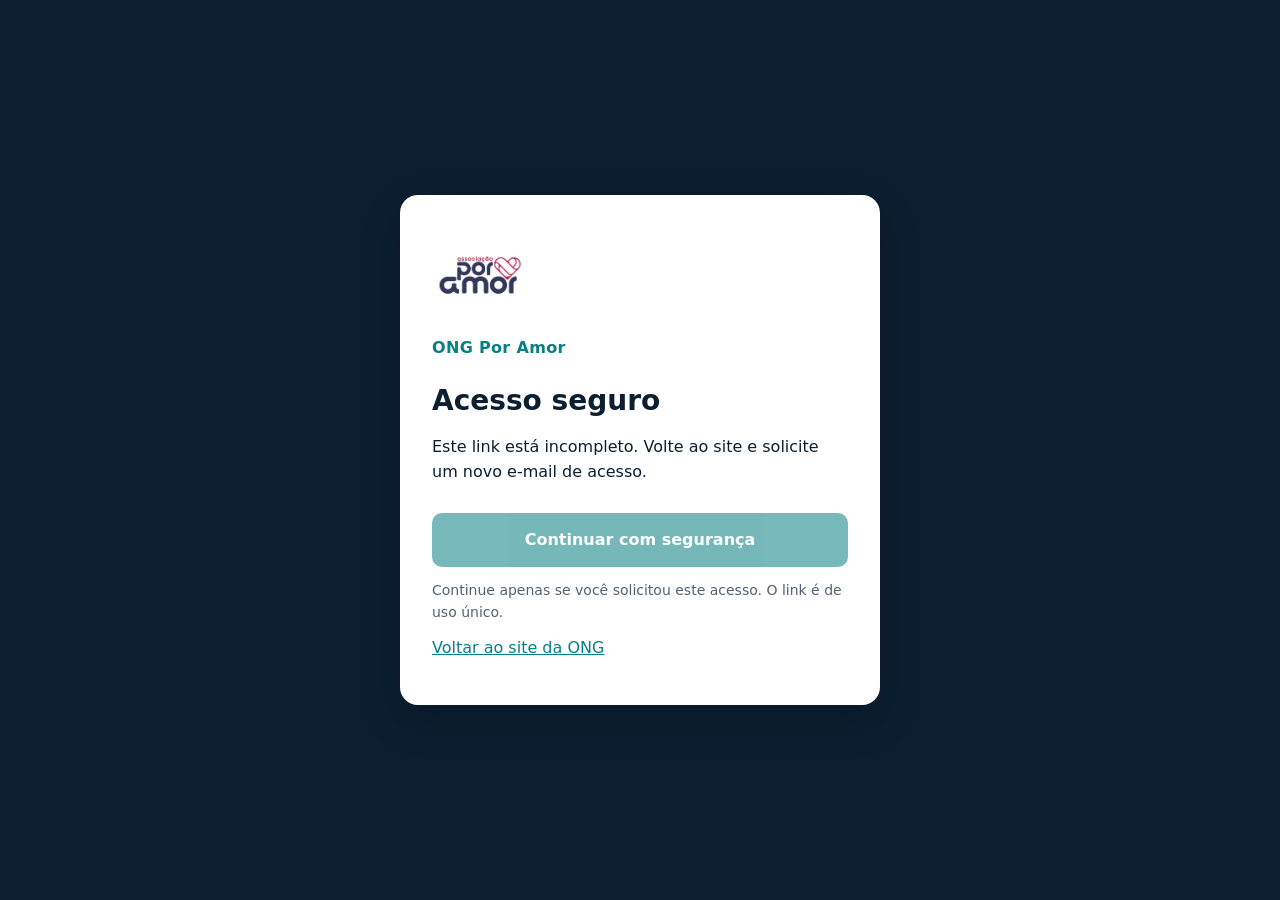
<file: acesso.html>
<!doctype html>
<html lang="pt-BR" data-auth-origin="https://unidzfxifxjruonbjspe.supabase.co">
<head>
<meta charset="utf-8">
<meta name="viewport" content="width=device-width,initial-scale=1">
<meta name="referrer" content="no-referrer">
<meta name="robots" content="noindex,nofollow">
<meta http-equiv="Content-Security-Policy" content="default-src 'none'; script-src 'self'; img-src 'self'; style-src 'unsafe-inline'; base-uri 'none'; form-action 'none'">
<title>Acesso seguro · ONG Por Amor</title>
<link rel="icon" type="image/png" href="assets/por-amor-logo.png">
<style>
*{box-sizing:border-box}body{margin:0;min-height:100vh;display:grid;place-items:center;padding:24px;background:#0b1f31;color:#0b1f31;font:16px/1.6 system-ui,sans-serif}.card{width:100%;max-width:480px;background:#fff;padding:32px;border-radius:18px;box-shadow:0 16px 40px #0003}.brand{color:#087f83;font-weight:750;letter-spacing:.02em;margin-top:0}h1{font-size:28px;line-height:1.2;margin:24px 0 16px}p{margin:12px 0}button,a{font:inherit}button{width:100%;border:0;background:#087f83;color:white;padding:14px 18px;border-radius:10px;font-weight:700;margin-top:16px;cursor:pointer}button:disabled{opacity:.55;cursor:default}button:focus-visible,a:focus-visible{outline:3px solid #dc9b30;outline-offset:4px}.help{font-size:14px;color:#526174}a{color:#087f83}noscript{display:block;margin:16px 0;color:#a12d22}
</style>
<script src="auth-link.js?v=091a5f5b1d71" defer></script>
</head>
<body><main class="card">
<img src="assets/por-amor-logo.png" width="96" height="92" alt="Associação Por Amor" style="display:block;width:96px;max-width:100%;height:auto;border-radius:50%;margin-bottom:16px">
<p class="brand">ONG Por Amor</p>
<h1 id="access-title">Acesso seguro</h1>
<p id="access-message" role="status" aria-live="polite">Conferindo o formato do link…</p>
<button id="access-continue" type="button" disabled>Continuar com segurança</button>
<p class="help">Continue apenas se você solicitou este acesso. O link é de uso único.</p>
<p><a href="https://www.ongporamor.top/">Voltar ao site da ONG</a></p>
<noscript>Ative o JavaScript para continuar. Se necessário, solicite um novo link no site da ONG.</noscript>
</main></body></html>
</file>
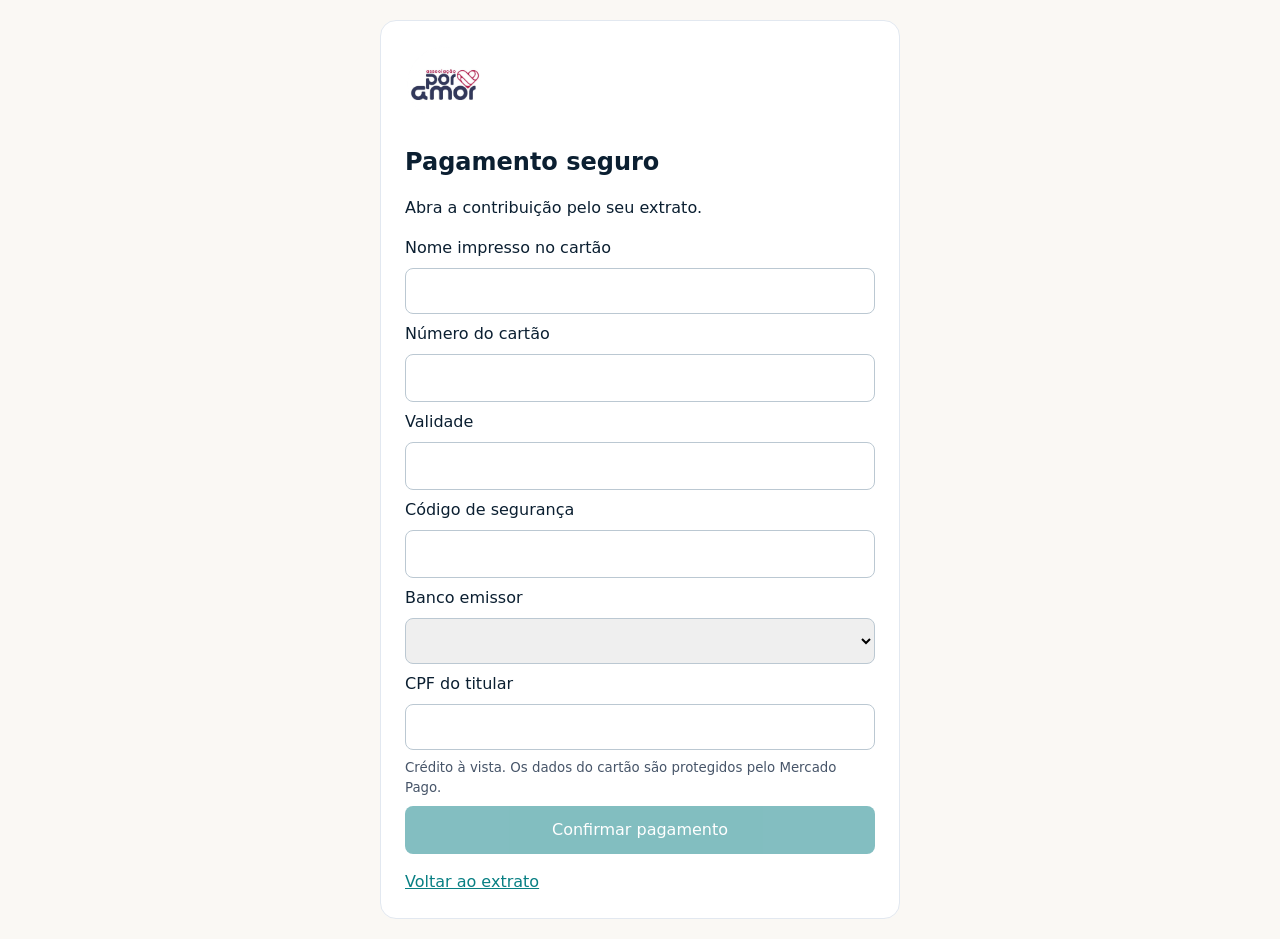
<file: cartao.html>
<!doctype html><html lang="pt-BR"><head><meta charset="utf-8"><meta name="viewport" content="width=device-width,initial-scale=1"><meta name="referrer" content="no-referrer"><title>Pagamento seguro · ONG Por Amor</title><link rel="icon" href="assets/por-amor-logo.png"><style>body{font:16px/1.5 system-ui,sans-serif;background:#faf8f4;color:#0b1f31;margin:0;padding:20px}main{max-width:520px;margin:auto;background:white;border:1px solid #e2e8f0;border-radius:16px;padding:24px;box-sizing:border-box}img{width:80px;height:auto}h1{font-size:24px}form{display:grid;gap:8px}input,select,.secure-field{min-height:46px;border:1px solid #bbc8d2;border-radius:8px;padding:8px;box-sizing:border-box;width:100%;font:inherit}.secure-field{height:48px}button{min-height:48px;border:0;border-radius:8px;background:#087f83;color:white;font:inherit;padding:12px;cursor:pointer}button:disabled{opacity:.5}a{color:#087f83}iframe.bank{width:100%;height:560px;border:0}small{color:#475569}</style><script defer src="vendor/supabase-2.118.0.js?v=ee3be8de192b"></script><script defer src="https://sdk.mercadopago.com/js/v2"></script><script defer src="cartao.js?v=fc11b96a31d4"></script></head><body><main><img src="assets/por-amor-logo.png" alt="Associação Por Amor"><h1>Pagamento seguro</h1><p id="amount"></p><p id="status" role="status" aria-live="polite">Consultando sua contribuição…</p><form id="card-form" hidden autocomplete="off"><label for="holder">Nome impresso no cartão</label><input id="holder" type="text" autocomplete="cc-name" required><label>Número do cartão</label><div id="number" class="secure-field"></div><label>Validade</label><div id="expiry" class="secure-field"></div><label>Código de segurança</label><div id="cvv" class="secure-field"></div><label for="issuer">Banco emissor</label><select id="issuer"></select><select id="installments" hidden aria-label="Pagamento à vista" disabled></select><select id="document-type" hidden aria-label="Tipo de documento"></select><label for="document">CPF do titular</label><input id="document" inputmode="numeric" autocomplete="off" maxlength="11" required><input id="email" type="email" hidden readonly><small>Crédito à vista. Os dados do cartão são protegidos pelo Mercado Pago.</small><button type="submit" id="pay" disabled>Confirmar pagamento</button></form><div id="challenge"></div><p><button id="check" type="button" hidden>Conferir confirmação</button></p><a href="/?pagamento=retorno">Voltar ao extrato</a></main></body></html>
</file>
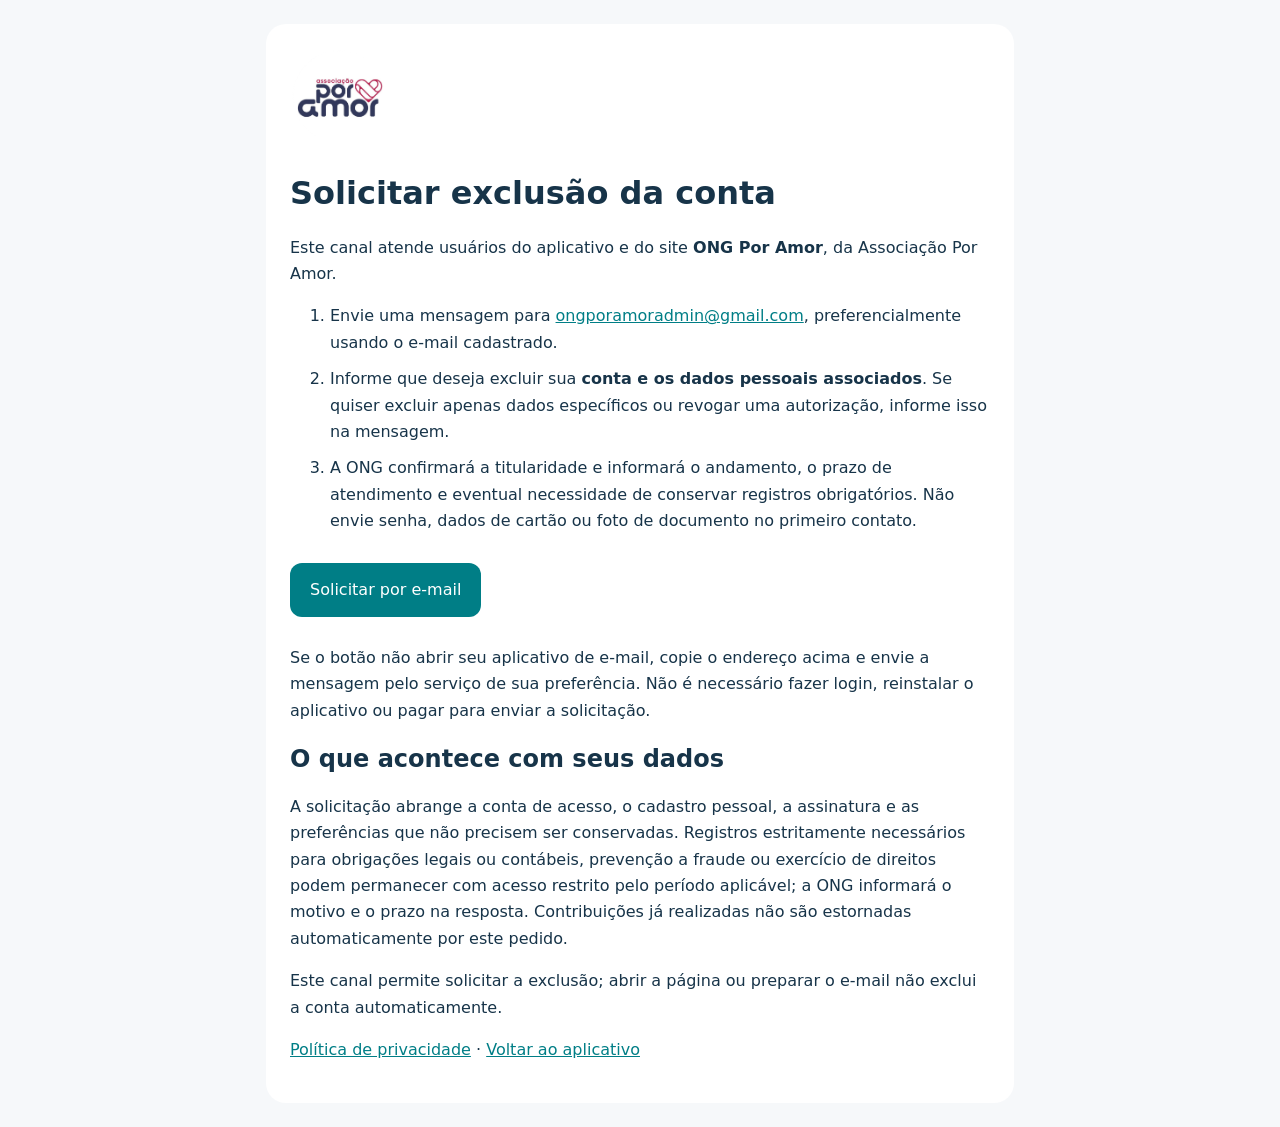
<file: excluir-conta.html>
<!doctype html>
<html lang="pt-BR"><meta charset="utf-8"><meta name="viewport" content="width=device-width,initial-scale=1"><title>Excluir conta · ONG Por Amor</title>
<style>body{font:16px/1.65 system-ui,sans-serif;margin:0;background:#f6f8fa;color:#173449}main{max-width:700px;margin:24px auto;padding:24px;background:white;border-radius:20px}img{width:100px}h1,h2{line-height:1.25}a{color:#007e86}.action{display:inline-block;background:#007e86;color:#fff;padding:14px 20px;border-radius:12px;text-decoration:none;margin:12px 0}li{margin:10px 0}@media(max-width:500px){main{margin:0;border-radius:0;padding:20px}}</style>
<main><img src="assets/por-amor-logo.png" alt="Associação Por Amor"><h1>Solicitar exclusão da conta</h1><p>Este canal atende usuários do aplicativo e do site <strong>ONG Por Amor</strong>, da Associação Por Amor.</p>
<ol><li>Envie uma mensagem para <a href="mailto:ongporamoradmin@gmail.com?subject=Exclus%C3%A3o%20de%20conta%20-%20ONG%20Por%20Amor">ongporamoradmin@gmail.com</a>, preferencialmente usando o e-mail cadastrado.</li><li>Informe que deseja excluir sua <strong>conta e os dados pessoais associados</strong>. Se quiser excluir apenas dados específicos ou revogar uma autorização, informe isso na mensagem.</li><li>A ONG confirmará a titularidade e informará o andamento, o prazo de atendimento e eventual necessidade de conservar registros obrigatórios. Não envie senha, dados de cartão ou foto de documento no primeiro contato.</li></ol>
<a class="action" href="mailto:ongporamoradmin@gmail.com?subject=Exclus%C3%A3o%20de%20conta%20-%20ONG%20Por%20Amor&body=Solicito%20a%20exclus%C3%A3o%20da%20minha%20conta%20e%20dos%20dados%20pessoais%20associados%20ao%20aplicativo%20ONG%20Por%20Amor.%0A%0AE-mail%20cadastrado%3A%20%0ANome%3A%20">Solicitar por e-mail</a>
<p>Se o botão não abrir seu aplicativo de e-mail, copie o endereço acima e envie a mensagem pelo serviço de sua preferência. Não é necessário fazer login, reinstalar o aplicativo ou pagar para enviar a solicitação.</p>
<h2>O que acontece com seus dados</h2><p>A solicitação abrange a conta de acesso, o cadastro pessoal, a assinatura e as preferências que não precisem ser conservadas. Registros estritamente necessários para obrigações legais ou contábeis, prevenção a fraude ou exercício de direitos podem permanecer com acesso restrito pelo período aplicável; a ONG informará o motivo e o prazo na resposta. Contribuições já realizadas não são estornadas automaticamente por este pedido.</p>
<p>Este canal permite solicitar a exclusão; abrir a página ou preparar o e-mail não exclui a conta automaticamente.</p><p><a href="privacidade.html">Política de privacidade</a> · <a href="index.html">Voltar ao aplicativo</a></p></main></html>
</file>
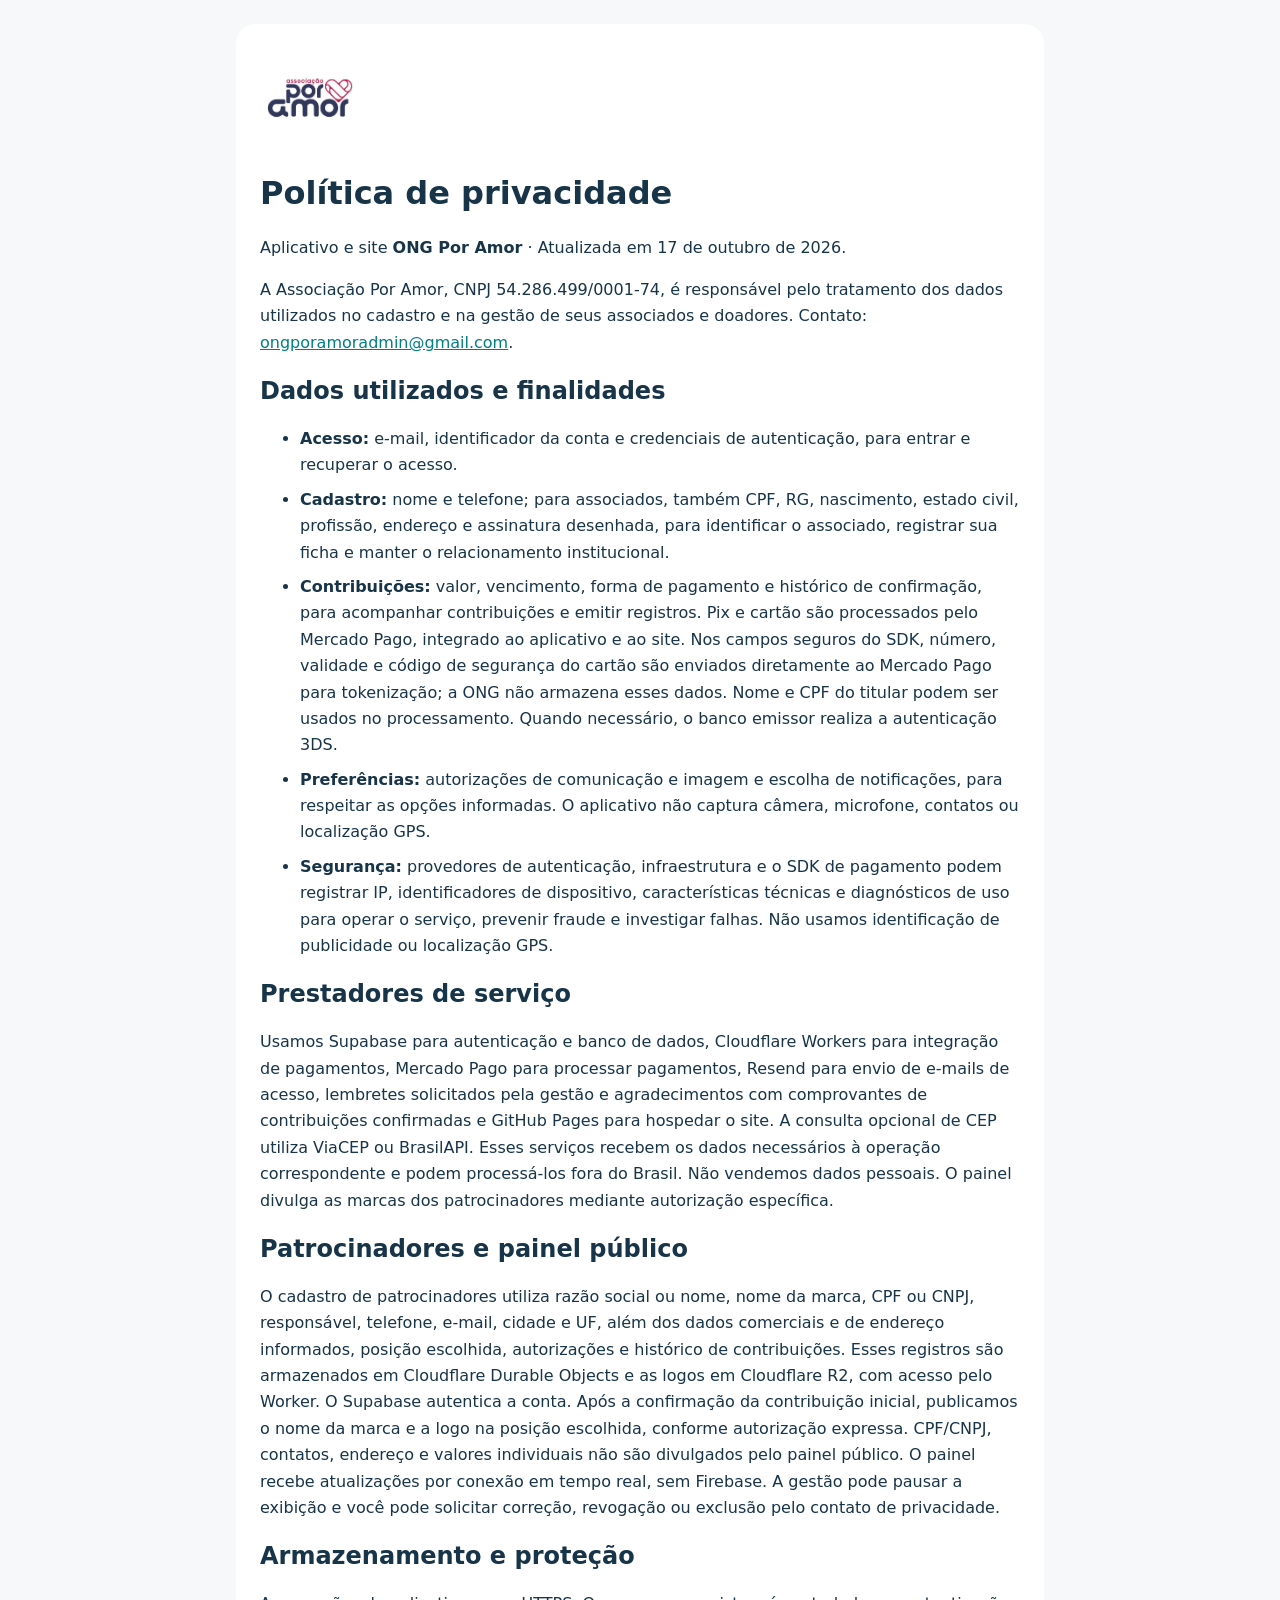
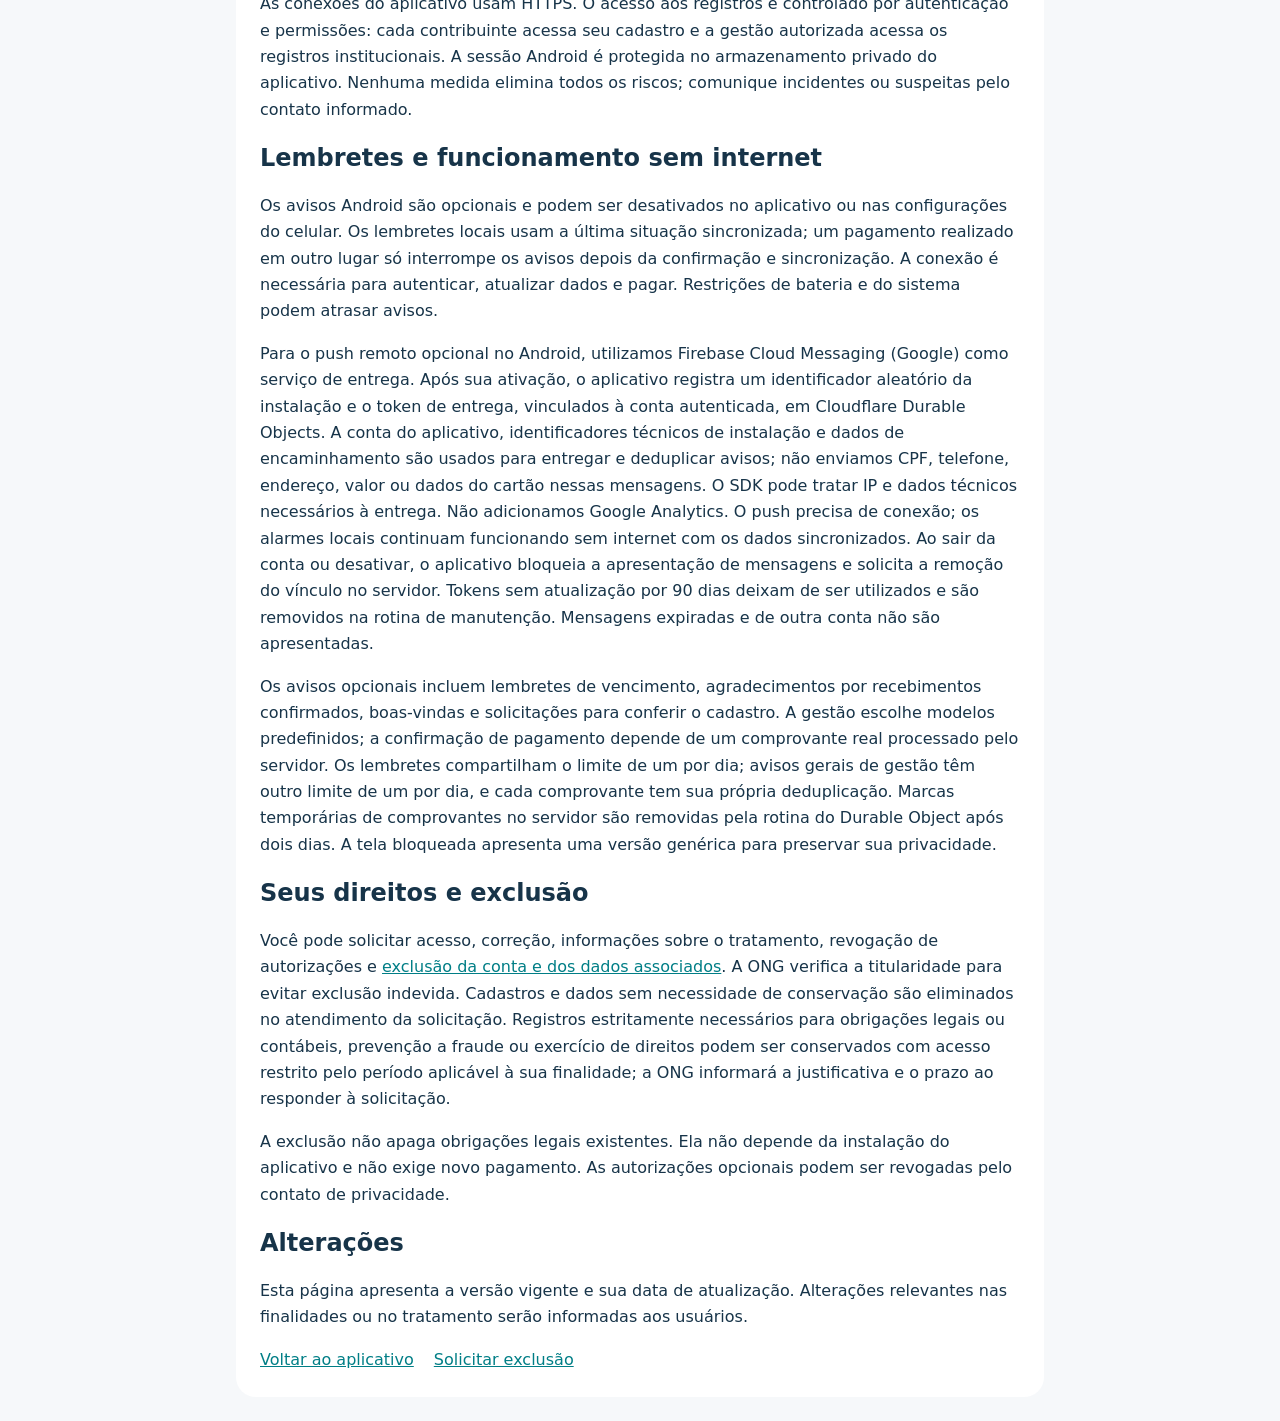
<file: privacidade.html>
<!doctype html>
<html lang="pt-BR"><meta charset="utf-8"><meta name="viewport" content="width=device-width,initial-scale=1"><title>Privacidade · ONG Por Amor</title>
<style>body{font:16px/1.65 system-ui,sans-serif;margin:0;background:#f6f8fa;color:#173449}main{max-width:760px;margin:24px auto;padding:24px;background:white;border-radius:20px}img{width:100px}h1,h2{line-height:1.25}a{color:#007e86}nav{display:flex;gap:20px;flex-wrap:wrap}li{margin:.5em 0}@media(max-width:500px){main{margin:0;border-radius:0;padding:20px}}</style>
<main><img src="assets/por-amor-logo.png" alt="Associação Por Amor"><h1>Política de privacidade</h1><p>Aplicativo e site <strong>ONG Por Amor</strong> · Atualizada em 17 de outubro de 2026.</p>
<p>A Associação Por Amor, CNPJ 54.286.499/0001-74, é responsável pelo tratamento dos dados utilizados no cadastro e na gestão de seus associados e doadores. Contato: <a href="mailto:ongporamoradmin@gmail.com">ongporamoradmin@gmail.com</a>.</p>
<h2>Dados utilizados e finalidades</h2><ul><li><strong>Acesso:</strong> e-mail, identificador da conta e credenciais de autenticação, para entrar e recuperar o acesso.</li><li><strong>Cadastro:</strong> nome e telefone; para associados, também CPF, RG, nascimento, estado civil, profissão, endereço e assinatura desenhada, para identificar o associado, registrar sua ficha e manter o relacionamento institucional.</li><li><strong>Contribuições:</strong> valor, vencimento, forma de pagamento e histórico de confirmação, para acompanhar contribuições e emitir registros. Pix e cartão são processados pelo Mercado Pago, integrado ao aplicativo e ao site. Nos campos seguros do SDK, número, validade e código de segurança do cartão são enviados diretamente ao Mercado Pago para tokenização; a ONG não armazena esses dados. Nome e CPF do titular podem ser usados no processamento. Quando necessário, o banco emissor realiza a autenticação 3DS.</li><li><strong>Preferências:</strong> autorizações de comunicação e imagem e escolha de notificações, para respeitar as opções informadas. O aplicativo não captura câmera, microfone, contatos ou localização GPS.</li><li><strong>Segurança:</strong> provedores de autenticação, infraestrutura e o SDK de pagamento podem registrar IP, identificadores de dispositivo, características técnicas e diagnósticos de uso para operar o serviço, prevenir fraude e investigar falhas. Não usamos identificação de publicidade ou localização GPS.</li></ul>
<h2>Prestadores de serviço</h2><p>Usamos Supabase para autenticação e banco de dados, Cloudflare Workers para integração de pagamentos, Mercado Pago para processar pagamentos, Resend para envio de e-mails de acesso, lembretes solicitados pela gestão e agradecimentos com comprovantes de contribuições confirmadas e GitHub Pages para hospedar o site. A consulta opcional de CEP utiliza ViaCEP ou BrasilAPI. Esses serviços recebem os dados necessários à operação correspondente e podem processá-los fora do Brasil. Não vendemos dados pessoais. O painel divulga as marcas dos patrocinadores mediante autorização específica.</p>
<h2>Patrocinadores e painel público</h2><p>O cadastro de patrocinadores utiliza razão social ou nome, nome da marca, CPF ou CNPJ, responsável, telefone, e-mail, cidade e UF, além dos dados comerciais e de endereço informados, posição escolhida, autorizações e histórico de contribuições. Esses registros são armazenados em Cloudflare Durable Objects e as logos em Cloudflare R2, com acesso pelo Worker. O Supabase autentica a conta. Após a confirmação da contribuição inicial, publicamos o nome da marca e a logo na posição escolhida, conforme autorização expressa. CPF/CNPJ, contatos, endereço e valores individuais não são divulgados pelo painel público. O painel recebe atualizações por conexão em tempo real, sem Firebase. A gestão pode pausar a exibição e você pode solicitar correção, revogação ou exclusão pelo contato de privacidade.</p>
<h2>Armazenamento e proteção</h2><p>As conexões do aplicativo usam HTTPS. O acesso aos registros é controlado por autenticação e permissões: cada contribuinte acessa seu cadastro e a gestão autorizada acessa os registros institucionais. A sessão Android é protegida no armazenamento privado do aplicativo. Nenhuma medida elimina todos os riscos; comunique incidentes ou suspeitas pelo contato informado.</p>
<h2>Lembretes e funcionamento sem internet</h2><p>Os avisos Android são opcionais e podem ser desativados no aplicativo ou nas configurações do celular. Os lembretes locais usam a última situação sincronizada; um pagamento realizado em outro lugar só interrompe os avisos depois da confirmação e sincronização. A conexão é necessária para autenticar, atualizar dados e pagar. Restrições de bateria e do sistema podem atrasar avisos.</p>
<p>Para o push remoto opcional no Android, utilizamos Firebase Cloud Messaging (Google) como serviço de entrega. Após sua ativação, o aplicativo registra um identificador aleatório da instalação e o token de entrega, vinculados à conta autenticada, em Cloudflare Durable Objects. A conta do aplicativo, identificadores técnicos de instalação e dados de encaminhamento são usados para entregar e deduplicar avisos; não enviamos CPF, telefone, endereço, valor ou dados do cartão nessas mensagens. O SDK pode tratar IP e dados técnicos necessários à entrega. Não adicionamos Google Analytics. O push precisa de conexão; os alarmes locais continuam funcionando sem internet com os dados sincronizados. Ao sair da conta ou desativar, o aplicativo bloqueia a apresentação de mensagens e solicita a remoção do vínculo no servidor. Tokens sem atualização por 90 dias deixam de ser utilizados e são removidos na rotina de manutenção. Mensagens expiradas e de outra conta não são apresentadas.</p>
<p>Os avisos opcionais incluem lembretes de vencimento, agradecimentos por recebimentos confirmados, boas-vindas e solicitações para conferir o cadastro. A gestão escolhe modelos predefinidos; a confirmação de pagamento depende de um comprovante real processado pelo servidor. Os lembretes compartilham o limite de um por dia; avisos gerais de gestão têm outro limite de um por dia, e cada comprovante tem sua própria deduplicação. Marcas temporárias de comprovantes no servidor são removidas pela rotina do Durable Object após dois dias. A tela bloqueada apresenta uma versão genérica para preservar sua privacidade.</p>
<h2>Seus direitos e exclusão</h2><p>Você pode solicitar acesso, correção, informações sobre o tratamento, revogação de autorizações e <a href="excluir-conta.html">exclusão da conta e dos dados associados</a>. A ONG verifica a titularidade para evitar exclusão indevida. Cadastros e dados sem necessidade de conservação são eliminados no atendimento da solicitação. Registros estritamente necessários para obrigações legais ou contábeis, prevenção a fraude ou exercício de direitos podem ser conservados com acesso restrito pelo período aplicável à sua finalidade; a ONG informará a justificativa e o prazo ao responder à solicitação.</p>
<p>A exclusão não apaga obrigações legais existentes. Ela não depende da instalação do aplicativo e não exige novo pagamento. As autorizações opcionais podem ser revogadas pelo contato de privacidade.</p>
<h2>Alterações</h2><p>Esta página apresenta a versão vigente e sua data de atualização. Alterações relevantes nas finalidades ou no tratamento serão informadas aos usuários.</p><nav><a href="index.html">Voltar ao aplicativo</a><a href="excluir-conta.html">Solicitar exclusão</a></nav></main></html>
</file>
<file: improvements.css>
:root{--gray-400:#64748b}
.brand-logo{display:block;flex-shrink:0;width:96px;height:auto;max-width:100%;object-fit:contain;background:#fff;border-radius:50%}
.login-brand-logo{width:112px;margin:0 auto 12px}
.choice-brand-logo{width:72px;margin:0 auto 12px}
.form-brand-logo{width:80px}
.assoc-brand .brand-logo,.admin-brand .brand-logo{width:40px;height:auto;border-radius:50%}
#print-sheet .print-logo{width:112px;height:auto;object-fit:contain;margin:0 0 12px}
body{padding-top:env(safe-area-inset-top);padding-bottom:env(safe-area-inset-bottom)}
button,a,input,select{touch-action:manipulation}
button:focus-visible,a:focus-visible,input:focus-visible,select:focus-visible{outline:3px solid #087f83;outline-offset:3px}
button:disabled{opacity:.65;cursor:wait}
.fi{font-size:16px;min-height:46px}
.btn-eye{min-width:44px;min-height:44px}
.pay-chip{display:inline-flex;align-items:center;min-height:36px;padding:6px 9px}
.pay-item{gap:12px;flex-wrap:wrap}.pay-item .btn-mp-pagar{min-height:44px}
.login-card-top-sub,.hdr-sub{color:#d2dce5}
.admin-tabs{overflow-x:auto;scrollbar-width:thin}
.app-network{position:sticky;top:0;z-index:999;background:#fff3d5;color:#684200;padding:10px 16px;text-align:center;font-size:14px;border-bottom:1px solid #edd49c}
.app-network[hidden]{display:none}
.reminder-control{margin:16px auto;padding:16px;border:1px solid #d4e7e5;border-radius:16px;background:#f2faf8;max-width:1100px;color:#244c4d}
.reminder-control p{font-size:13px;line-height:1.6;margin:6px 0 12px}
.reminder-control button,.recovery-button{min-height:44px;padding:10px 16px;border:1px solid #b9d5d3;border-radius:10px;background:white;color:#075f62;font:600 14px 'DM Sans',sans-serif;cursor:pointer}
.recovery-button{width:100%;margin-top:12px}
.payment-help{padding:14px;border-radius:12px;background:#eef7f6;font-size:14px;line-height:1.6;margin-bottom:16px}
.table-pagination{display:flex;gap:12px;align-items:center;justify-content:flex-end;margin-top:12px;color:#475569;font-size:14px}
.table-pagination button{min-height:44px;padding:8px 14px;border:1px solid #cbd5e1;background:white;border-radius:8px}
.login-hint{line-height:1.7;color:#475569}
.fi,.filter-input{width:100%;min-width:0;max-width:100%}
.fg>*{min-width:0}
.pw-wrap{min-width:0}
.pw-wrap .fi{flex:1 1 0}
.assoc-val,.sum-v,.msg-template{overflow-wrap:anywhere;min-width:0}
.filter-input{font-size:16px;min-height:46px}
.login-tab{color:#d2dce5;min-height:48px}
#print-sheet{display:none}
@media print{body.print-mode>*:not(#print-sheet){display:none!important}body.print-mode #print-sheet{display:block!important;color:#111;padding:24px}#print-sheet table{width:100%;border-collapse:collapse}#print-sheet th,#print-sheet td{border:1px solid #aaa;padding:8px;text-align:left}#print-sheet h1{font-size:22px;margin-bottom:18px}#print-sheet img{margin-top:24px}}
@media(max-width:700px){
  .admin-topbar{height:auto;min-height:64px;padding:12px 16px;flex-wrap:wrap;gap:10px}
  .admin-content{padding:16px 12px}
  .admin-tabs button{min-height:44px;white-space:nowrap}
  .filters-bar{gap:10px}.filters-bar .fi{width:100%;min-width:0}
  .login-card{width:100%;max-width:440px}
  .page-wrap{padding:16px 10px}.card-body{padding:20px 16px}
  .hdr-inner{padding:24px 18px}.pay-item-val{margin-left:auto}
  .reminder-control{margin:12px}
}
@media(max-width:768px){
  #view-admin-login{padding:16px 12px;min-height:100svh;overflow:visible}
  .login-card{max-width:440px;margin:auto}
  .login-card-top{padding:24px 16px 0}
  .login-brand-logo{width:88px}
  .assoc-brand .brand-logo,.admin-brand .brand-logo{width:36px}
  .assoc-topbar{height:auto;min-height:56px;padding:6px 12px;gap:8px}
  .login-body{padding:24px 20px}
  .login-tabs .login-tab{font-size:13px;padding:12px 6px;white-space:nowrap}
  .login-tab i{margin-right:3px}
  .login-hint{font-size:13px}
  .login-sub{line-height:1.5}
  .login-panel>button,.btn-back,.btn-next,.btn-submit-final,.btn-login{min-height:48px}
  .ai-input{min-height:46px;min-width:0;max-width:100%}
  .tsw{display:flex;align-items:center;min-height:44px}
  .rc-lbl{min-height:44px}
  .admin-tabs{display:none!important}
  .admin-topbar{height:auto;min-height:56px;padding:10px 16px;gap:8px}
  .admin-brand,.assoc-brand{min-width:0}
  #rt-sync-dot,#rt-sync-dot-assoc,#rt-sync-dot-doador{color:#cbd5e1!important}
  .bottom-nav{height:calc(64px + env(safe-area-inset-bottom,0px));padding-bottom:env(safe-area-inset-bottom,0px)}
  .bnav-item{flex:1 1 0;min-width:0;font-size:11px;letter-spacing:0;text-transform:none;color:#cbd5e1;padding:6px 2px}
  .bnav-item span{max-width:100%;overflow-wrap:anywhere}
  .bnav-item:last-child{color:#cbd5e1}
  #view-associado,#view-doador,#view-admin{padding-bottom:calc(80px + env(safe-area-inset-bottom,0px))}
  .assoc-content,.admin-content{padding-bottom:16px!important;min-width:0}
  .assoc-content>*,.admin-content>*{min-width:0}
  .assoc-badge{max-width:40%;overflow:hidden;text-overflow:ellipsis;white-space:nowrap}
  .assoc-welcome-name{overflow-wrap:anywhere}
  .assoc-section-title{line-height:1.5;min-width:0}
  .reminder-control{margin:12px;overflow-wrap:anywhere}
  .reminder-control button{margin:4px 4px 0 0}
  .reminder-control input{display:block;margin:8px 0}
  .pay-item>div{min-width:0;flex-basis:160px!important;line-height:1.5}
  .pay-item>strong{white-space:nowrap}
  .pay-item .btn-mp-pagar{min-height:48px}
  .filter-group{min-width:0;flex:1 1 180px;max-width:100%}
  .filters-bar{align-items:stretch}
  .filters-bar>button{min-height:44px}
  .table-wrap,.table-scroll{min-width:0;max-width:100%}
  .table-scroll{overscroll-behavior-x:contain}
  .table-scroll::before{content:'Deslize para ver todas as colunas →';display:block;position:sticky;left:0;padding:10px 12px;background:#edf6f6;color:#24545a;font-size:12px;line-height:1.5}
  .table-scroll table{min-width:700px}
  .td-name{min-width:170px}
  .table-pagination{flex-wrap:wrap;justify-content:center;gap:8px;padding:0 8px 12px}
  .btn-sm,.pay-chip,.btn-filter-clear,.btn-copy,.btn-sig-clear,.btn-cep{min-height:44px}
  .assoc-section-hdr button,.modal-actions button,.modal-actions a{min-height:44px}
  .assoc-panel button,#tab-financeiro button{min-height:44px}
  .tipo-select-overlay,.donor-form-overlay,.modal-overlay,.popup-overlay{padding:12px;overflow-y:auto;overscroll-behavior:contain;align-items:flex-start}
  .tipo-card,.donor-form-card,.modal,.popup-box{flex-shrink:0;margin-block:auto;min-width:0;max-width:100%}
  .modal{margin-inline:0;max-height:calc(100vh - 24px);max-height:calc(100dvh - 24px)}
  .modal-hdr{position:sticky;top:0;z-index:1;background:white;gap:12px}
  .modal-title{min-width:0;line-height:1.4}
  .modal-close{width:44px;height:44px;flex-shrink:0}
  .modal-form-actions{display:flex;flex-wrap:wrap;gap:12px}
  .modal-form-actions>button{flex:1 1 100%;margin-left:0}
  #adiantamento-mp-btn button{width:100%;padding:12px;min-height:48px;justify-content:center}
  .tipo-card-top,.donor-form-hdr{padding:24px 20px}
  .tipo-card-top-sub,.donor-form-hdr-sub{color:#d2dce5;line-height:1.5}
  .tipo-options{gap:12px;padding:20px}
  .tipo-opt{padding:16px 12px;min-width:0}
  .tipo-footer,.donor-form-actions{flex-wrap:wrap;gap:12px}
  .tipo-footer{padding:0 20px 20px}
  .tipo-footer>button,.donor-form-actions>button{flex:1 1 100%;min-height:48px;margin-left:0}
  .donor-form-body{padding:20px}
  .donor-welcome{padding:24px 20px!important}
  .donor-welcome>div:last-child>div{min-width:0}
  .donor-thanks{padding:20px!important;flex-wrap:wrap}
  .chip{max-width:100%;overflow-wrap:anywhere}
  .sn-item{min-width:0;flex:1 1 45%;padding:12px;min-height:56px}
  .sn-lbl{color:#d2dce5}
  .sum-row{flex-wrap:wrap;gap:4px}
  .sum-k{min-width:0;flex-basis:100%}
  .sum-v{text-align:left}
  .toast{bottom:calc(82px + env(safe-area-inset-bottom,0px));border-radius:14px;line-height:1.5}
  #tab-financeiro .table-header>div{max-width:100%;min-width:0;flex-wrap:wrap}
  .mp-period-filters{display:flex;flex-wrap:wrap;max-width:100%}
  .mp-period-filters button{flex:1 1 40%;min-height:44px}
}
@media(max-width:360px){
  .login-body{padding:20px 16px}
  .login-card-top{padding:20px 12px 0}
  .login-tabs .login-tab{font-size:12px;padding-inline:3px}
  .tipo-options{grid-template-columns:1fr}
  .bnav-item{font-size:10px}
}
@media(prefers-reduced-motion:reduce){*,*::before,*::after{animation:none!important;transition:none!important;scroll-behavior:auto!important}}
.native-email-dialog .modal-actions button{min-height:48px;padding:12px 18px;border:0;border-radius:12px;font:inherit;cursor:pointer}
.native-email-dialog [data-continue]{background:#087f83;color:white;font-weight:700}
.native-email-dialog [data-cancel]{background:#edf2f5;color:#0b1f31}
.native-email-dialog button:disabled{opacity:.6;cursor:default}
.native-email-dialog button:focus-visible{outline:3px solid #dc9b30;outline-offset:3px}
.toast{visibility:hidden;opacity:0;pointer-events:none}
.toast.show{visibility:visible;opacity:1}
.admin-minimum-summary{display:flex;align-items:center;justify-content:space-between;flex-wrap:wrap;gap:12px;padding:16px 20px;margin-bottom:20px;border:1px solid #d4e7e5;border-radius:16px;background:#f2faf8;color:#244c4d}
.admin-minimum-summary span{display:block;font-size:13px;line-height:1.5}
.admin-minimum-summary strong{display:block;font-size:22px;line-height:1.5}
.admin-minimum-summary .recovery-button{width:auto;margin:0;min-height:48px}
.minimum-settings-dialog{max-width:500px}
.minimum-settings-dialog label{display:block;margin:16px 0 8px;font-weight:700}
.minimum-settings-dialog p{line-height:1.6;margin-bottom:12px;font-size:14px;color:#475569}
.minimum-settings-dialog .modal-actions{margin-top:18px}
.minimum-settings-dialog button{min-height:48px;padding:12px 18px;border:0;border-radius:12px;font:600 15px 'DM Sans',sans-serif;cursor:pointer}
.minimum-settings-dialog [data-save]{background:#087f83;color:white}
.minimum-settings-dialog [data-close]{background:#edf2f5;color:#334155}
.minimum-settings-dialog .minimum-settings-status{margin-top:12px}
.reminder-prompt{max-width:440px}
.reminder-prompt h2{font-size:24px;line-height:1.25;margin:16px 0 12px;color:#0b1f31}
.reminder-prompt p{font-size:15px;line-height:1.6;color:#475569;margin-bottom:14px}
.reminder-prompt [role=status]{font-size:13px}
.reminder-prompt-icon{display:grid;place-items:center;width:56px;height:56px;border-radius:18px;background:#e4f4ef;color:#087f83;font-size:24px}
.reminder-prompt .modal-actions{display:grid;gap:10px}
.reminder-prompt button{min-height:48px;padding:12px 18px;border:0;border-radius:12px;font:600 15px 'DM Sans',sans-serif;cursor:pointer}
.reminder-prompt [data-activate]{background:#087f83;color:white}
.reminder-prompt [data-later]{background:#edf2f5;color:#334155}
#main-table,#doadores-table{min-width:1160px}
#main-table td,#doadores-table td{vertical-align:top}
#main-table td:nth-child(3),#doadores-table td:nth-child(2){min-width:140px;white-space:nowrap}
.person-months{min-width:344px;width:344px}
.person-months .pay-month-row{display:grid;grid-template-columns:repeat(6,minmax(44px,1fr));gap:6px;min-width:312px}
.person-months .pay-chip{justify-content:center;white-space:nowrap;padding:6px 4px;min-height:44px}
.person-actions{min-width:200px;width:200px}
.person-actions .actions-cell{display:grid;grid-template-columns:repeat(2,minmax(80px,1fr));gap:6px}
.person-actions .btn-sm{justify-content:center;padding:8px 6px}
@media(max-width:768px){
  .bottom-nav{height:calc(60px + env(safe-area-inset-bottom,0px));align-items:stretch}
  .bottom-nav .bnav-item{min-height:48px;padding:8px 4px;gap:0}
  .bottom-nav .bnav-item span{display:none}
  .bottom-nav .bnav-item i{font-size:22px;line-height:1.1}
}
.privacy-links{display:flex;justify-content:center;align-items:center;flex-wrap:wrap;gap:8px 20px;margin:16px auto;padding:8px 16px;max-width:760px;font:13px/1.5 system-ui,sans-serif}
.privacy-links a{display:inline-flex;align-items:center;min-height:44px;color:#067680;text-decoration:underline;text-underline-offset:3px}
/* Visible only for the authenticated private test account. */
#view-doador{background:var(--gray-50);min-height:100vh}
.donor-identity-copy>div:first-child,#doador-sub-bem-vindo{color:#d4e1eb!important}
@media(max-width:768px){.donor-identity-row{gap:12px!important}.donor-identity-copy{flex:1 1 160px!important;min-width:0}.donor-identity-status{flex-basis:100%;margin-left:72px}}
#review-workspace{background:#fff5ce;color:#26354a;padding:10px 16px;font:14px/1.45 system-ui;border-bottom:1px solid #d2b45c;display:flex;align-items:center;justify-content:space-between;gap:8px;flex-wrap:wrap}
#review-workspace p{margin:0;flex:1 1 260px}
#review-workspace label{display:flex;align-items:center;gap:8px;flex-wrap:wrap}
#review-workspace select{font:inherit;min-height:44px;max-width:100%;border:1px solid #687482;border-radius:8px;padding:8px;background:white;color:#142b3c}
@media print{#review-workspace{display:block!important}#review-workspace label{display:none}}
/* Checkout uses the same safe viewport as the member's statement. */
.checkout-dialog{max-width:520px}.checkout-dialog button{min-height:48px;padding:12px 18px;border-radius:10px;border:1px solid #ccd5dc;background:#087f83;color:white;cursor:pointer}.checkout-dialog button:disabled{opacity:.5;cursor:default}.checkout-dialog [data-close]{background:#fff;color:#0b1f31}.checkout-dialog .modal-actions{display:flex;flex-wrap:wrap;gap:10px}.checkout-dialog [data-content]{display:grid;gap:12px}.checkout-dialog textarea{width:100%;box-sizing:border-box;min-height:100px;padding:12px;border:1px solid #ccd5dc;border-radius:8px;resize:vertical}.checkout-qr{width:240px;max-width:100%;height:auto;justify-self:center}.checkout-dialog [role=status]{line-height:1.5}
.password-reset-dialog{width:100%;max-width:480px;max-height:calc(100dvh - 32px);overflow:auto}
.password-reset-dialog .modal-body{display:grid;gap:12px}
.password-reset-dialog label{font-weight:700;color:#163450}
.password-reset-dialog p{line-height:1.5;color:#475569;margin:0}
.password-reset-dialog #recovery-help{font-size:13px;margin-top:-6px}
.password-reset-field{display:flex;align-items:stretch;min-width:0;border:1px solid #b9cbd3;border-radius:12px;background:white}
.password-reset-field:focus-within{outline:3px solid #087f83;outline-offset:2px}
.password-reset-field .fi{flex:1;min-width:0;width:0;border:0;background:transparent;box-shadow:none;outline:0}
.password-reset-field .fi:focus{box-shadow:none;outline:0}
.password-reset-field button{flex:none;width:48px;min-height:48px;border:0;border-radius:0 12px 12px 0;background:transparent;color:#075f62;cursor:pointer}
.password-reset-dialog .modal-actions{display:grid;grid-template-columns:1fr;gap:10px}
.password-reset-dialog .modal-actions button{min-height:48px;border:1px solid #b9d5d3;border-radius:12px;font:600 15px system-ui;padding:12px 16px;cursor:pointer}
.password-reset-dialog [data-save]{background:#087f83;color:white}
.password-reset-dialog [data-cancel]{background:white;color:#163450}
.password-reset-dialog button:disabled{opacity:.6;cursor:default}
.balance-help{font-size:13px;line-height:1.55;color:#475569;margin-top:12px;max-width:50ch}
.push-composer{max-width:760px;margin:24px auto}.push-composer [data-compose]{display:grid;gap:12px}.push-composer [hidden]{display:none!important}.push-composer label{font-weight:600}.push-composer .fi{width:100%;max-width:100%;min-width:0;min-height:48px;font-size:16px}.push-message-preview{display:grid;gap:10px;padding:20px;background:white;border:1px solid #ccd9de;border-radius:16px;box-shadow:0 4px 16px #0b1f3108}.push-message-preview small{color:#466170;letter-spacing:.08em;font-size:11px}.push-message-preview strong{color:#0b1f31;font-size:18px}.push-message-preview p{margin:0}.push-composer-actions{display:flex;flex-wrap:wrap;gap:12px}.push-composer-actions button{flex:1;min-width:170px}.push-composer [data-send]{background:#087f83;color:white}.push-composer [role=status]{overflow-wrap:anywhere}.push-composer button:disabled{opacity:.55;cursor:default}
/* Parceiros Por Amor */
.sponsor-mobile-picker{display:none}
@media(max-width:768px){.tier-bronze .sponsor-slot:not(.occupied)::after,.tier-ferro .sponsor-slot:not(.occupied)::after{content:attr(data-position);font:600 9px/1.4 system-ui}}
#view-patrocinador{min-height:100dvh;background:#f5f7fa;color:#0b1f31}
.sponsor-topbar{background:#0b1f31;color:white;padding:16px max(20px,calc((100vw - 1080px)/2));display:flex;align-items:center;justify-content:space-between;gap:16px}
.sponsor-topbar>div{display:flex;align-items:center;gap:12px;font:italic 22px Georgia,serif}.sponsor-topbar img{width:48px;height:48px;object-fit:contain;border-radius:50%;background:white}
.sponsor-topbar button{border:1px solid #8494a2;color:white;background:transparent;padding:10px 16px;border-radius:12px;min-height:44px}
.sponsor-main{max-width:1080px;margin:auto;padding:30px 20px 60px}.sponsor-heading{display:flex;justify-content:space-between;gap:20px;align-items:center}.sponsor-heading h1{font:36px/1.2 Georgia,serif;margin:8px 0 12px}.sponsor-heading p{line-height:1.6;max-width:58ch}
.sponsor-eyebrow{font:700 11px/1.4 system-ui;letter-spacing:.12em;color:#087f83;margin-bottom:8px}.sponsor-main button{cursor:pointer;font:600 14px system-ui;min-height:44px}.sponsor-main button:disabled{cursor:default;opacity:.6}
.sponsor-main button:not(.sponsor-slot):not(.sponsor-primary){border:1px solid #becbd4;background:white;color:#163450;padding:10px 16px;border-radius:12px}.sponsor-primary{border:0;background:#087f83;color:white;padding:13px 20px;border-radius:12px;min-height:48px}
.sponsor-tabs{display:flex;flex-wrap:wrap;gap:10px;margin:20px 0}.sponsor-tabs [hidden],.sponsor-topbar [hidden]{display:none!important}
.member-area-switcher{display:flex;gap:8px;padding:6px;background:#e7f0f2;border:1px solid #cbdade;border-radius:16px;margin:0 0 24px;max-width:650px}
.member-area-switcher[hidden]{display:none!important}
.member-area-switcher button,.sponsor-main .member-area-switcher button:not(.sponsor-slot):not(.sponsor-primary){flex:1;min-width:0;min-height:48px;border:0;border-radius:11px;padding:11px 12px;background:transparent;color:#244454;font:600 14px/1.3 system-ui;cursor:pointer;white-space:normal}
.member-area-switcher button[aria-current=page],.sponsor-main .member-area-switcher button[aria-current=page]:not(.sponsor-slot):not(.sponsor-primary){background:#087f83;color:#fff;opacity:1;cursor:default}
#view-associado>.member-area-switcher{width:calc(100% - 24px);margin:18px auto 0}
.member-area-switcher button:focus-visible{outline:3px solid #b58916;outline-offset:2px}
#sponsor-status{margin:16px 0;line-height:1.6;font-size:14px;color:#35615c}#sponsor-status.sponsor-error{background:#fff0ed;color:#a92727;padding:12px;border-radius:10px}
#sponsor-board-region{overflow-x:auto;padding-bottom:10px}.sponsor-panel{background:white;border:6px solid #929aa9;box-shadow:0 14px 30px #0b1f3112;min-width:620px;max-width:1000px;margin:12px auto;padding:0 16px 18px;border-radius:3px}
.sponsor-panel-header{display:flex;align-items:center;justify-content:space-between;gap:12px;background:#303b60;margin:0 -16px 14px;padding:12px 18px;color:white;font-size:15px}.sponsor-panel-header img{height:56px;width:58px;object-fit:contain;background:white;border-radius:50%}
.sponsor-row{display:grid;gap:7px;margin-top:7px}.sponsor-row.tier-diamante{grid-template-columns:1fr;width:44%;margin:12px auto 8px}.tier-ouro{grid-template-columns:repeat(2,1fr)}.tier-prata{grid-template-columns:repeat(4,1fr)}.tier-bronze{grid-template-columns:repeat(6,1fr)}.tier-ferro{grid-template-columns:repeat(10,1fr)}
.sponsor-slot{border:0;border-radius:5px;min-height:84px;display:flex;align-items:center;justify-content:center;flex-direction:column;padding:7px 4px;gap:4px;color:white;overflow:hidden;text-align:center}.sponsor-slot strong{text-transform:uppercase;font-size:15px}.sponsor-slot span{font-size:12px;font-weight:500;white-space:nowrap}.sponsor-slot small{font-size:10px;font-weight:500}.sponsor-slot img{display:block;width:100%;height:100%;max-height:90px;object-fit:contain;background:white;border-radius:3px}
.tier-diamante .sponsor-slot{background:#c51e50;min-height:104px}.tier-ouro .sponsor-slot{background:#b5921a}.tier-prata .sponsor-slot{background:#8994ab;min-height:70px}.tier-bronze .sponsor-slot{background:#a66a3e;min-height:64px}.tier-ferro .sponsor-slot{background:#5f6e92;min-height:60px}.tier-bronze strong,.tier-ferro strong{font-size:10px}.tier-bronze span,.tier-ferro span{font-size:9px}.tier-bronze small,.tier-ferro small{font-size:8px}
.sponsor-slot[aria-pressed=true]{outline:4px solid #0c8d8d;outline-offset:2px}.sponsor-slot.occupied{background:white;box-shadow:inset 0 0 0 1px #cbd5e1}.sponsor-caption{font-size:12px;line-height:1.5;min-width:600px;margin:12px 0;color:#475569}
.sponsor-card{background:white;border:1px solid #dbe3e9;border-radius:20px;padding:28px;margin:24px 0;box-shadow:0 6px 20px #0b1f3105}.sponsor-card h2{font:28px/1.25 Georgia,serif;margin-bottom:12px}.sponsor-card h3{font-size:18px;margin:16px 0 10px}.sponsor-card p,.sponsor-card li{font-size:14px;line-height:1.65}.sponsor-card ul{margin:16px 0 20px;padding-left:22px}.sponsor-card>label{display:block;font-weight:600;margin-top:18px}.sponsor-card input[type=file]{display:block;font:14px system-ui;width:100%;margin:12px 0;min-height:44px}
.sponsor-form{display:grid;grid-template-columns:repeat(2,minmax(0,1fr));gap:18px;margin-top:24px}.sponsor-form>label,.sponsor-plan-form label{display:grid;gap:8px;font-size:14px;font-weight:600}.sponsor-form .fi,.sponsor-plan-form .fi{width:100%;min-width:0}.sponsor-form-wide{grid-column:1/-1}.sponsor-consents{display:grid;gap:16px;border-top:1px solid #dbe3e9;padding-top:20px}.sponsor-consents label{display:flex;align-items:flex-start;gap:10px;font-size:13px;line-height:1.6;flex-wrap:wrap}.sponsor-consents input{width:20px;height:20px;flex-shrink:0}.sponsor-help{font-size:13px!important;color:#475569}
.sponsor-payment-controls{display:flex;align-items:end;flex-wrap:wrap;gap:12px;margin:24px 0}.sponsor-payment-controls label{display:grid;gap:8px;flex:1;min-width:220px}.sponsor-history-row{display:flex;align-items:center;justify-content:space-between;flex-wrap:wrap;gap:12px;padding:16px 0;border-bottom:1px solid #e2e8f0;font-size:14px}.sponsor-plan-form{display:grid;grid-template-columns:repeat(3,minmax(0,1fr));gap:16px;margin-top:20px}.sponsor-admin-item{padding:16px 0;border-bottom:1px solid #e2e8f0}.sponsor-admin-item button{margin-top:12px}
#sponsor-checkout [data-pix]{display:grid;gap:12px;margin:16px 0}#sponsor-checkout textarea{width:100%;min-height:92px;padding:12px;border:1px solid #b9cbd3;border-radius:8px}
@media(min-width:769px){.tipo-options{grid-template-columns:repeat(3,minmax(0,1fr))}}@media(max-width:768px){.sponsor-main{padding:20px 12px 40px}.sponsor-heading h1{font-size:28px}.sponsor-heading{align-items:flex-start}.sponsor-topbar{padding:12px 16px}.sponsor-topbar>div{font-size:18px}.sponsor-card{padding:20px}.sponsor-form,.sponsor-plan-form{grid-template-columns:1fr}.sponsor-tabs button{flex:1 1 140px}.tipo-options{grid-template-columns:1fr}.sponsor-payment-controls>*{width:100%}.sponsor-mobile-picker{display:grid;gap:8px;font:600 14px/1.5 system-ui;margin:12px 0 20px}.sponsor-mobile-picker select{width:100%;font-size:16px;min-height:48px}.sponsor-panel{min-width:0;border-width:4px;padding:0 6px 12px}.sponsor-panel-header{margin:0 -6px 12px;padding:8px;font-size:10px}.sponsor-panel-header img{width:38px;height:38px}.sponsor-row{gap:3px;margin-top:4px}.sponsor-slot{padding:7px 2px;min-width:0}.sponsor-slot strong{font-size:11px}.sponsor-slot span{font-size:9px}.sponsor-slot small{font-size:8px}.tier-prata strong{font-size:9px}.tier-bronze strong,.tier-ferro strong{font-size:7px}.tier-bronze span,.tier-ferro span,.tier-bronze small,.tier-ferro small{display:none}.sponsor-caption{min-width:0}.sponsor-row.tier-diamante{width:50%}}
/* 1.4.5 · Ajustes de UX/UI */
.cep-hint{display:block;margin-top:6px;font-size:12px;line-height:1.5;color:#52677a}
.sponsor-fieldset{border:1px solid #dbe3e9;border-radius:16px;padding:18px 18px 20px;margin:0;min-width:0;background:#fbfcfd}
.sponsor-fieldset legend{padding:0 8px;font:700 12px/1.4 system-ui;letter-spacing:.1em;text-transform:uppercase;color:#087f83}
.sponsor-fieldset-grid{display:grid;grid-template-columns:repeat(2,minmax(0,1fr));gap:16px}
.sponsor-fieldset-grid>label{display:grid;gap:8px;font-size:14px;font-weight:600;align-content:start;min-width:0}
.sponsor-pair{align-content:end!important}
.sponsor-consents label{flex-wrap:nowrap!important}.sponsor-consents label>span{flex:1;min-width:0}
.sponsor-optional{font-weight:400;color:#64748b;font-size:12px}
.sponsor-hint{font-size:12px;font-weight:400;line-height:1.5;color:#52677a}
.sponsor-form input[readonly]{background:#eef2f5;color:#475569}
.sponsor-form input[aria-busy=true]{background-image:linear-gradient(90deg,#e6f3f2,#fff,#e6f3f2);background-size:200% 100%;animation:sponsor-loading 1.2s linear infinite}
@keyframes sponsor-loading{to{background-position:-200% 0}}
.sponsor-form input:user-invalid{border-color:#c2410c;box-shadow:0 0 0 3px #fde4d8}
.sponsor-position{font-weight:600;color:#163450;background:#eef7f6;border-radius:12px;padding:12px 14px}
.sponsor-form-actions{display:flex;flex-wrap:wrap;gap:12px}.sponsor-form-actions>button{flex:1 1 220px}
.sponsor-tabs button[aria-pressed=true]:not(.sponsor-slot):not(.sponsor-primary){background:#0b1f31;color:#fff;border-color:#0b1f31}
#view-associado>.recovery-button,#view-doador>.recovery-button{display:block;width:calc(100% - 24px);max-width:1100px;margin:16px auto}
#assoc-cards-resumo .assoc-section-hdr{flex-direction:row;align-items:center;justify-content:space-between}
.admin-minimum-summary{gap:12px}
@media(max-width:768px){
  .sponsor-fieldset{padding:14px 12px 16px}
  .sponsor-fieldset-grid{gap:14px 12px}
  .sponsor-fieldset-grid>label:not(.sponsor-pair){grid-column:1/-1}
  .admin-minimum-summary{display:flex;flex-wrap:wrap;align-items:center;justify-content:space-between;padding:14px 16px}
  .admin-minimum-summary>div{flex:1 1 150px;min-width:0}
  .admin-minimum-summary .recovery-button{width:auto;margin-top:0;flex:0 0 auto}
  .admin-minimum-summary+.recovery-button{margin:0 0 16px}
  .filters-bar{display:grid;grid-template-columns:repeat(2,minmax(0,1fr))}
  .filters-bar .filter-group{min-width:0;max-width:none}
  .filters-bar .filter-group:first-child{grid-column:1/-1}
  .filters-bar>button{width:100%;margin:0!important}
  .filters-bar>.btn-next{font-size:.78rem!important;padding:.55rem .6rem!important}
}
@media(max-width:480px){
  .assoc-cards{grid-template-columns:repeat(2,minmax(0,1fr))}
  .assoc-card{padding:.85rem;min-width:0}
  .assoc-card-value{font-size:1.15rem;overflow-wrap:anywhere}
  .kpi-grid{grid-template-columns:repeat(2,minmax(0,1fr))}
  .kpi{padding:.9rem;min-width:0}
  .kpi-value{font-size:1.1rem;overflow-wrap:anywhere}
  .kpi-label{font-size:.66rem}
}
/* Tabelas da gestão como cartões no celular (somente tela; impressão mantém a tabela). */
@media screen and (max-width:768px){
  .table-scroll.mobile-cards{overflow:visible}
  .table-scroll.mobile-cards::before{display:none}
  .table-scroll.mobile-cards table{display:block;min-width:0!important;width:100%!important;border-collapse:separate}
  .table-scroll.mobile-cards thead{display:none}
  .table-scroll.mobile-cards tbody{display:grid;gap:12px;padding:12px}
  .table-scroll.mobile-cards tr{display:grid;grid-template-columns:repeat(2,minmax(0,1fr));gap:10px 12px;padding:14px;border:1px solid #dbe3e9;border-radius:14px;background:#fff;box-shadow:0 2px 10px #0b1f3108}
  .table-scroll.mobile-cards td{display:block;padding:0;border:0;min-width:0;font-size:.82rem;overflow-wrap:anywhere}
  .table-scroll.mobile-cards td[data-label]::before{content:attr(data-label);display:block;font-size:.66rem;font-weight:700;letter-spacing:.06em;text-transform:uppercase;color:#64748b;margin-bottom:2px}
  .table-scroll.mobile-cards td.td-name,.table-scroll.mobile-cards td.person-months,.table-scroll.mobile-cards td.person-actions,.table-scroll.mobile-cards td:only-child,.table-scroll.mobile-cards td:last-child:has(button){grid-column:1/-1}
  .table-scroll.mobile-cards td.td-name{min-width:0;font-size:.95rem;font-weight:700;color:#0b1f31;order:-1}
  .table-scroll.mobile-cards td.td-name small{font-weight:400;color:#64748b}
  .table-scroll.mobile-cards td:only-child{text-align:center;color:#64748b;padding:8px 0}
  .table-scroll.mobile-cards td.person-months,.table-scroll.mobile-cards td.person-actions{width:auto;min-width:0}
  .table-scroll.mobile-cards .pay-month-row{grid-template-columns:repeat(6,minmax(0,1fr));min-width:0}
  .table-scroll.mobile-cards .pay-chip{padding:6px 2px;font-size:.7rem}
  .table-scroll.mobile-cards .actions-cell{display:grid;grid-template-columns:repeat(2,minmax(0,1fr));gap:8px}
  .table-scroll.mobile-cards .actions-cell .btn-sm,.table-scroll.mobile-cards td>.btn-sm{width:100%;justify-content:center}
}
.table-pagination[hidden]{display:none}
.pay-item>div>p{font-size:.8rem;color:#52677a;margin-top:2px}
</file>
